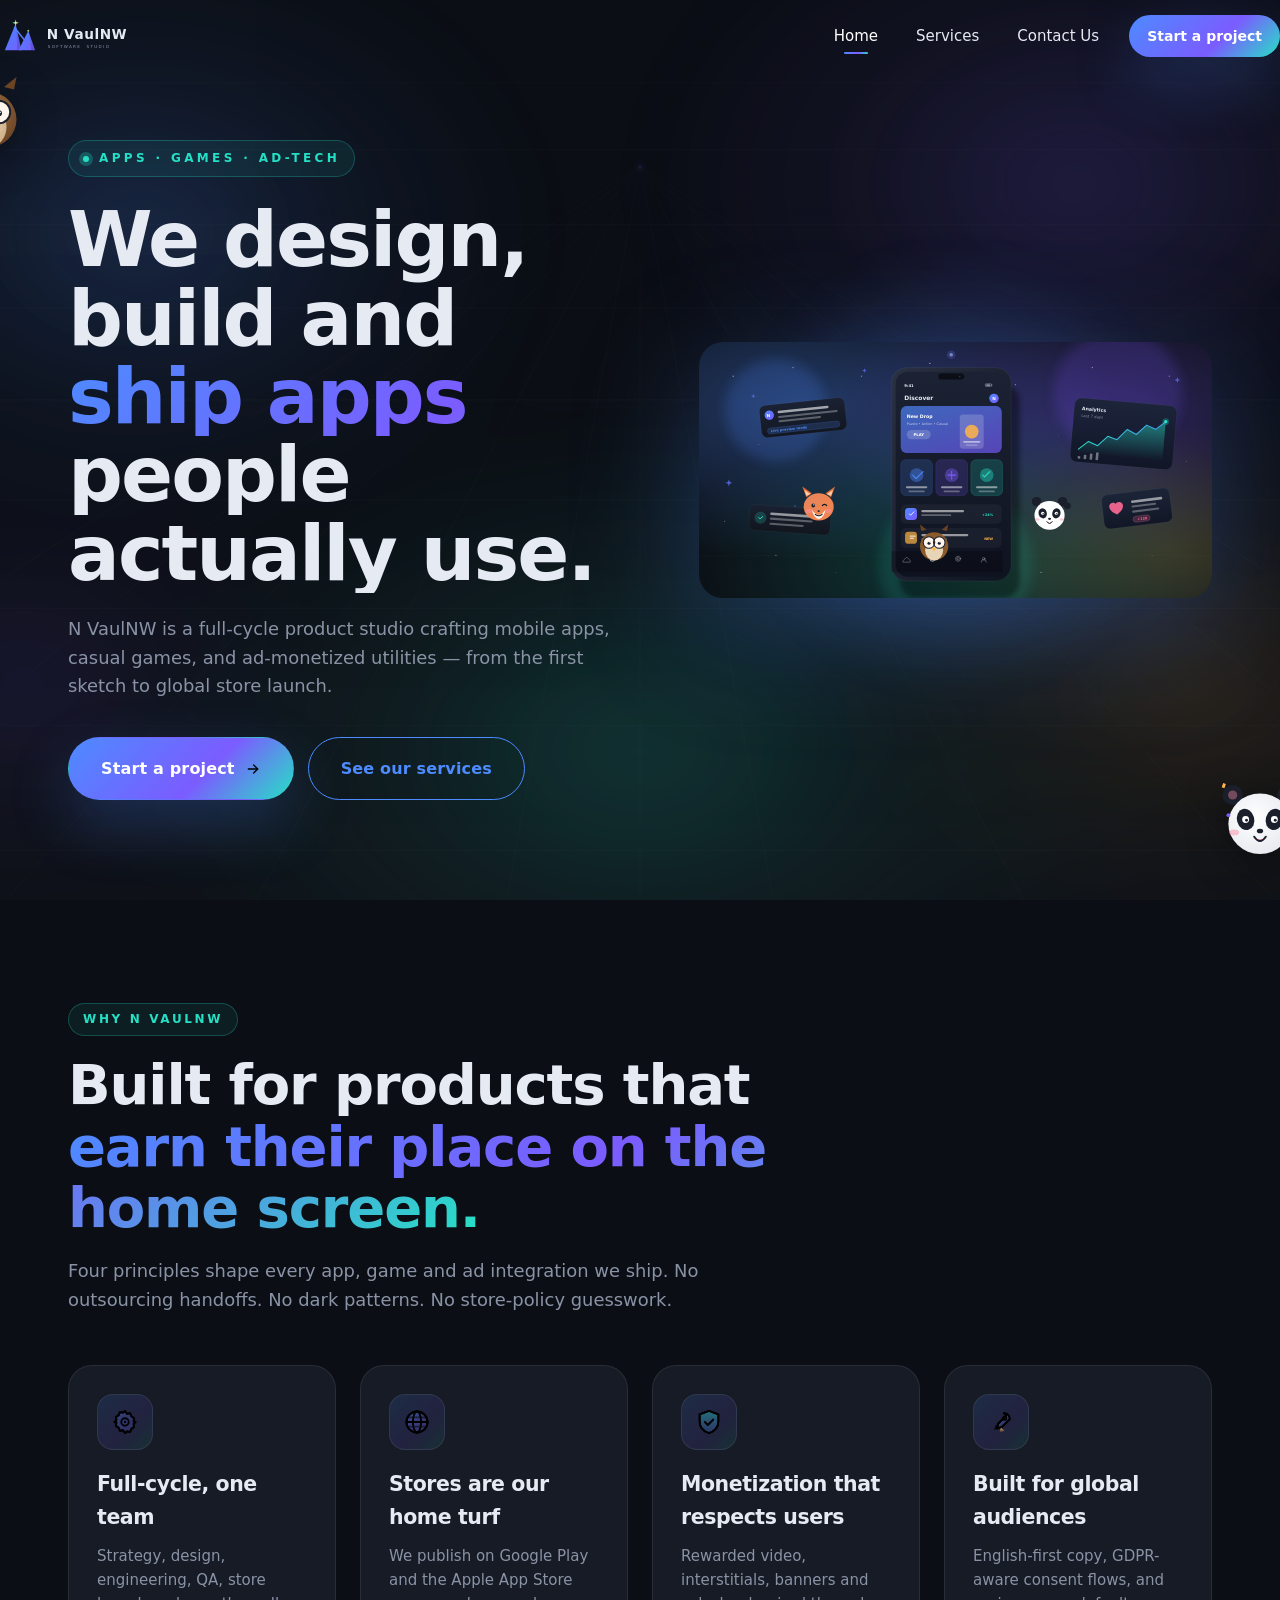
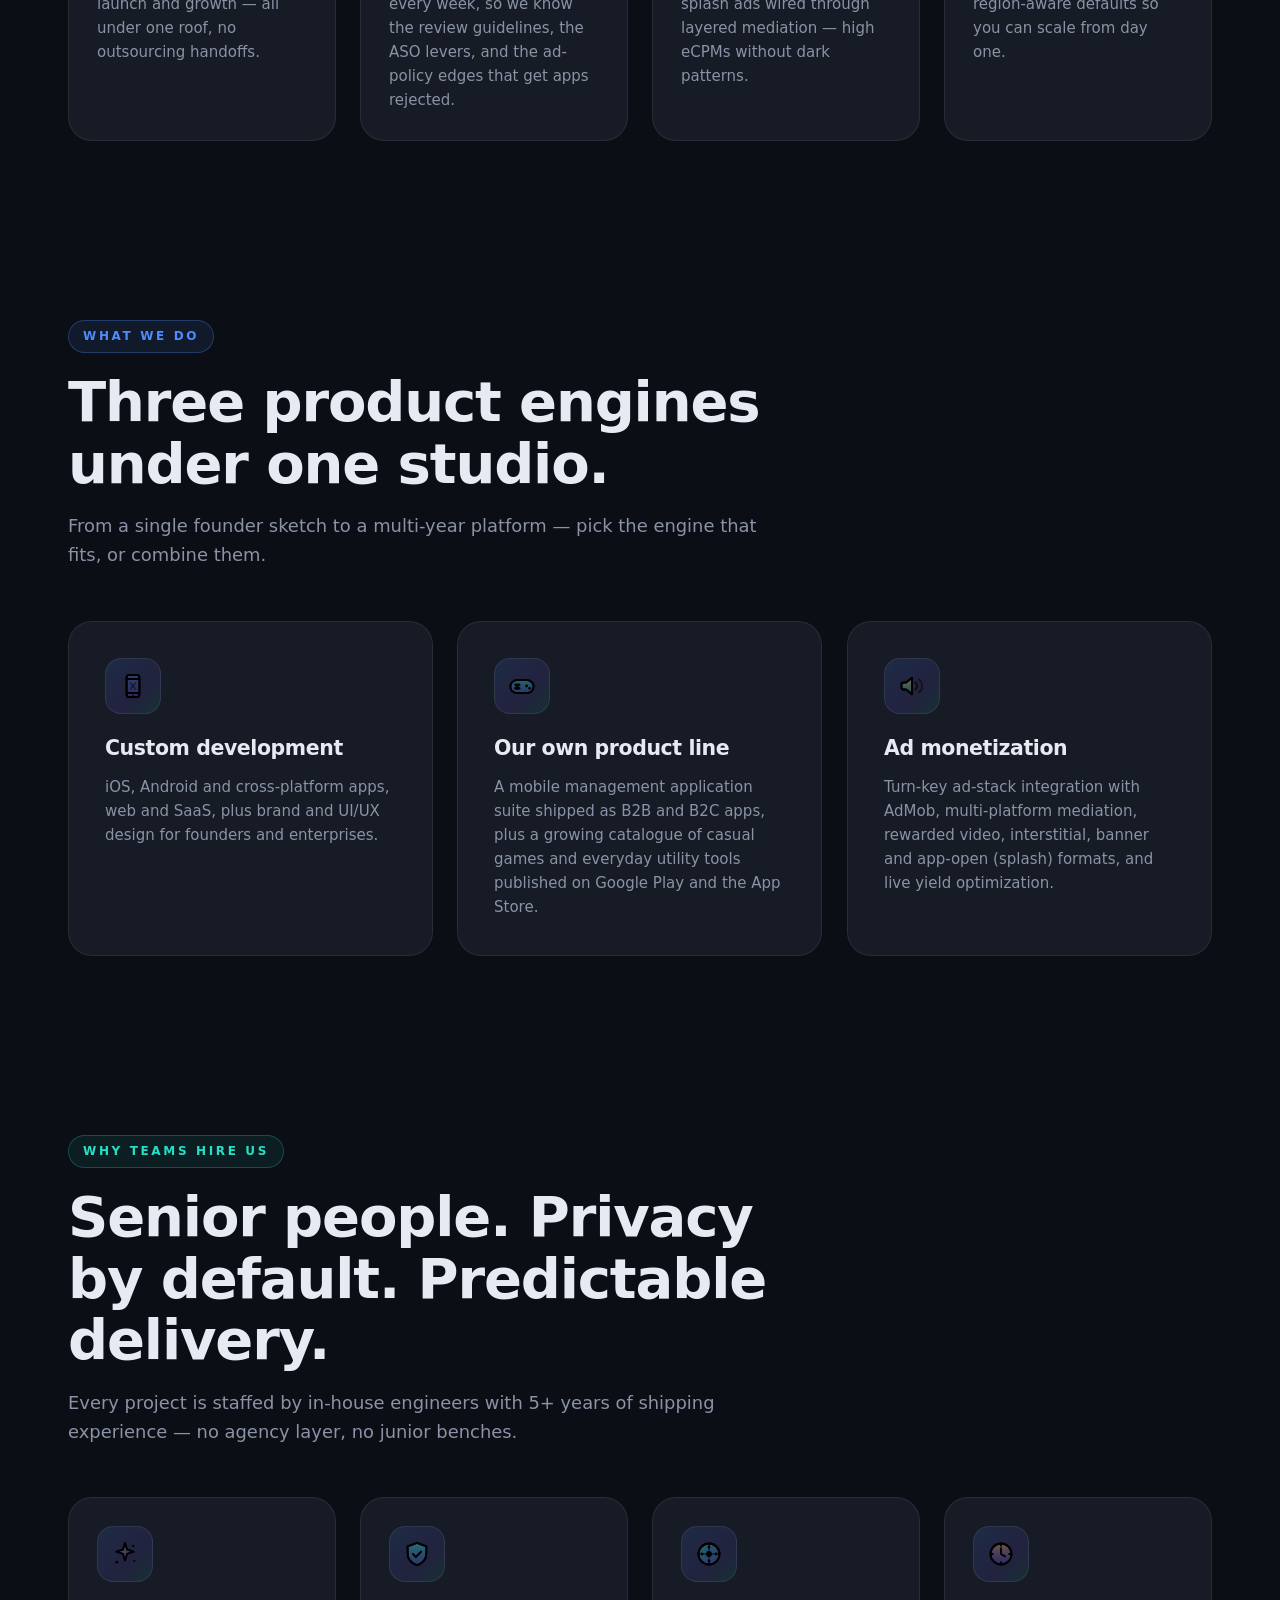
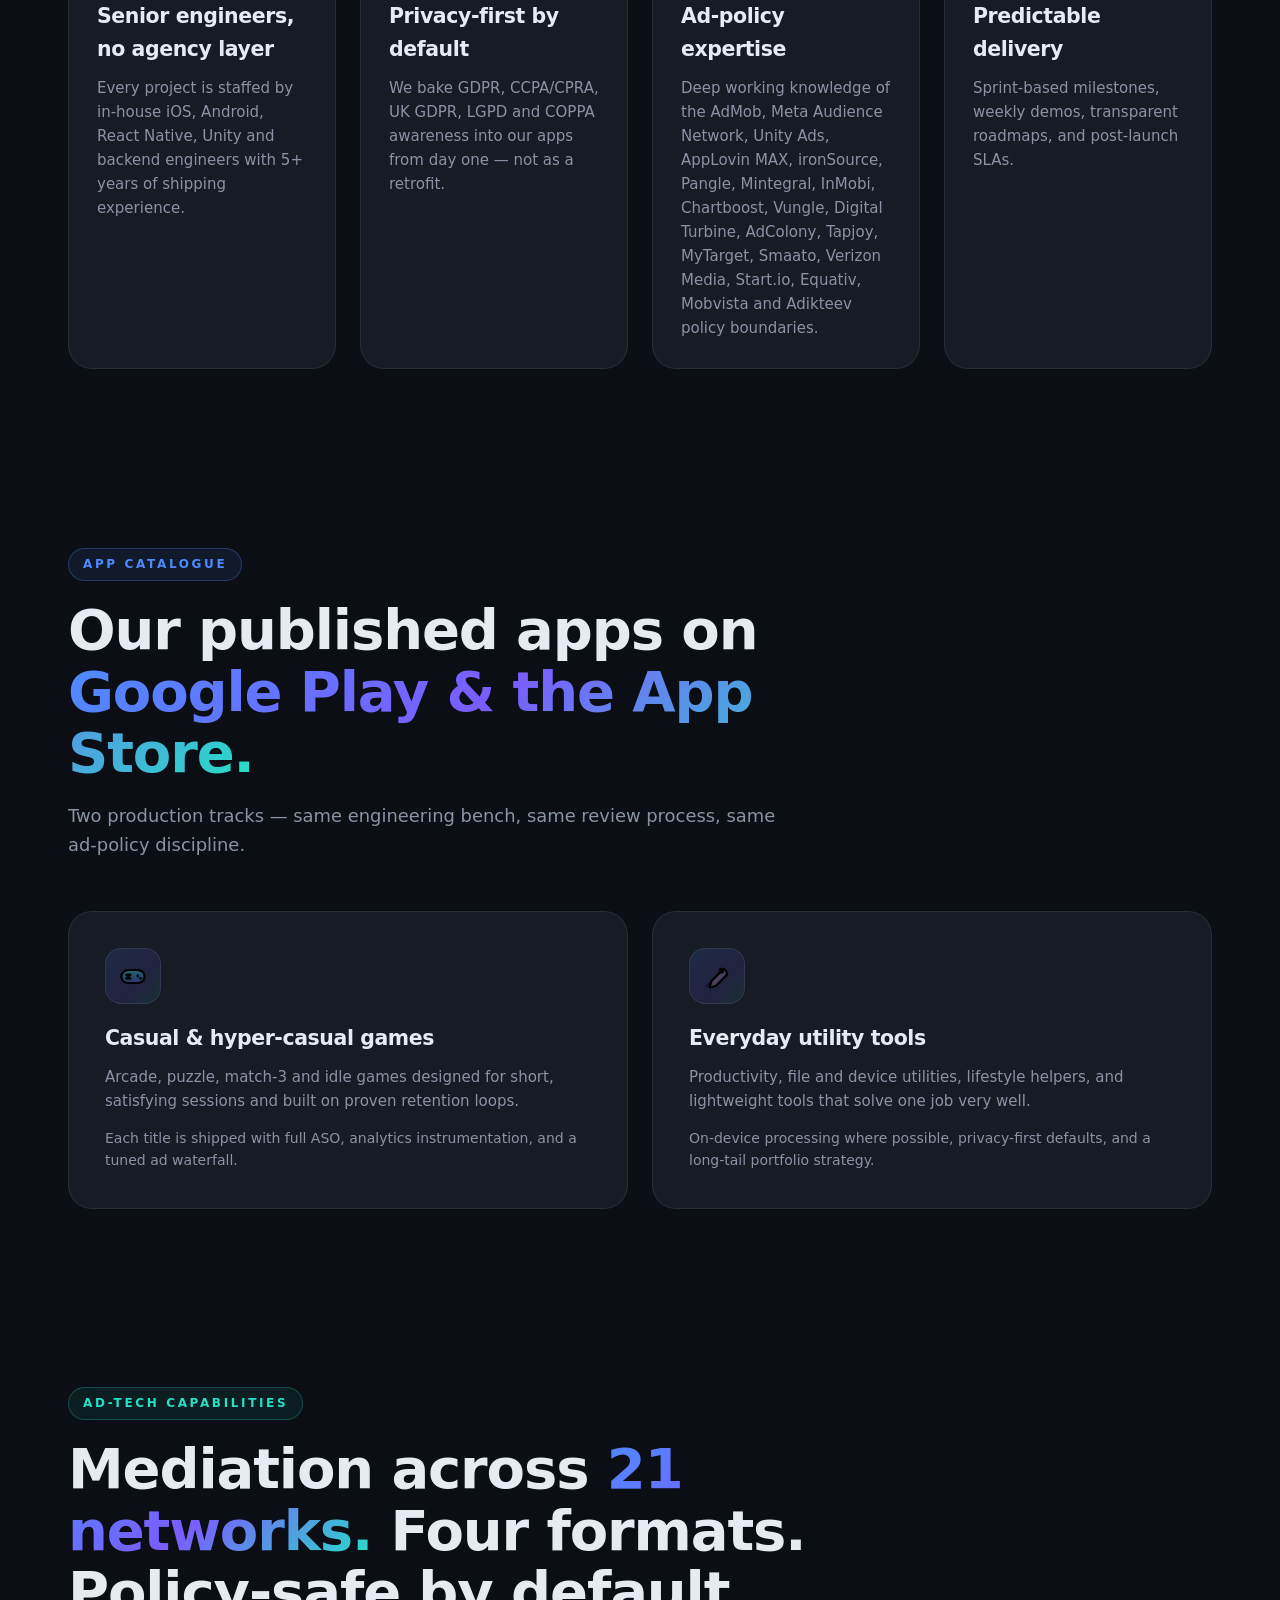
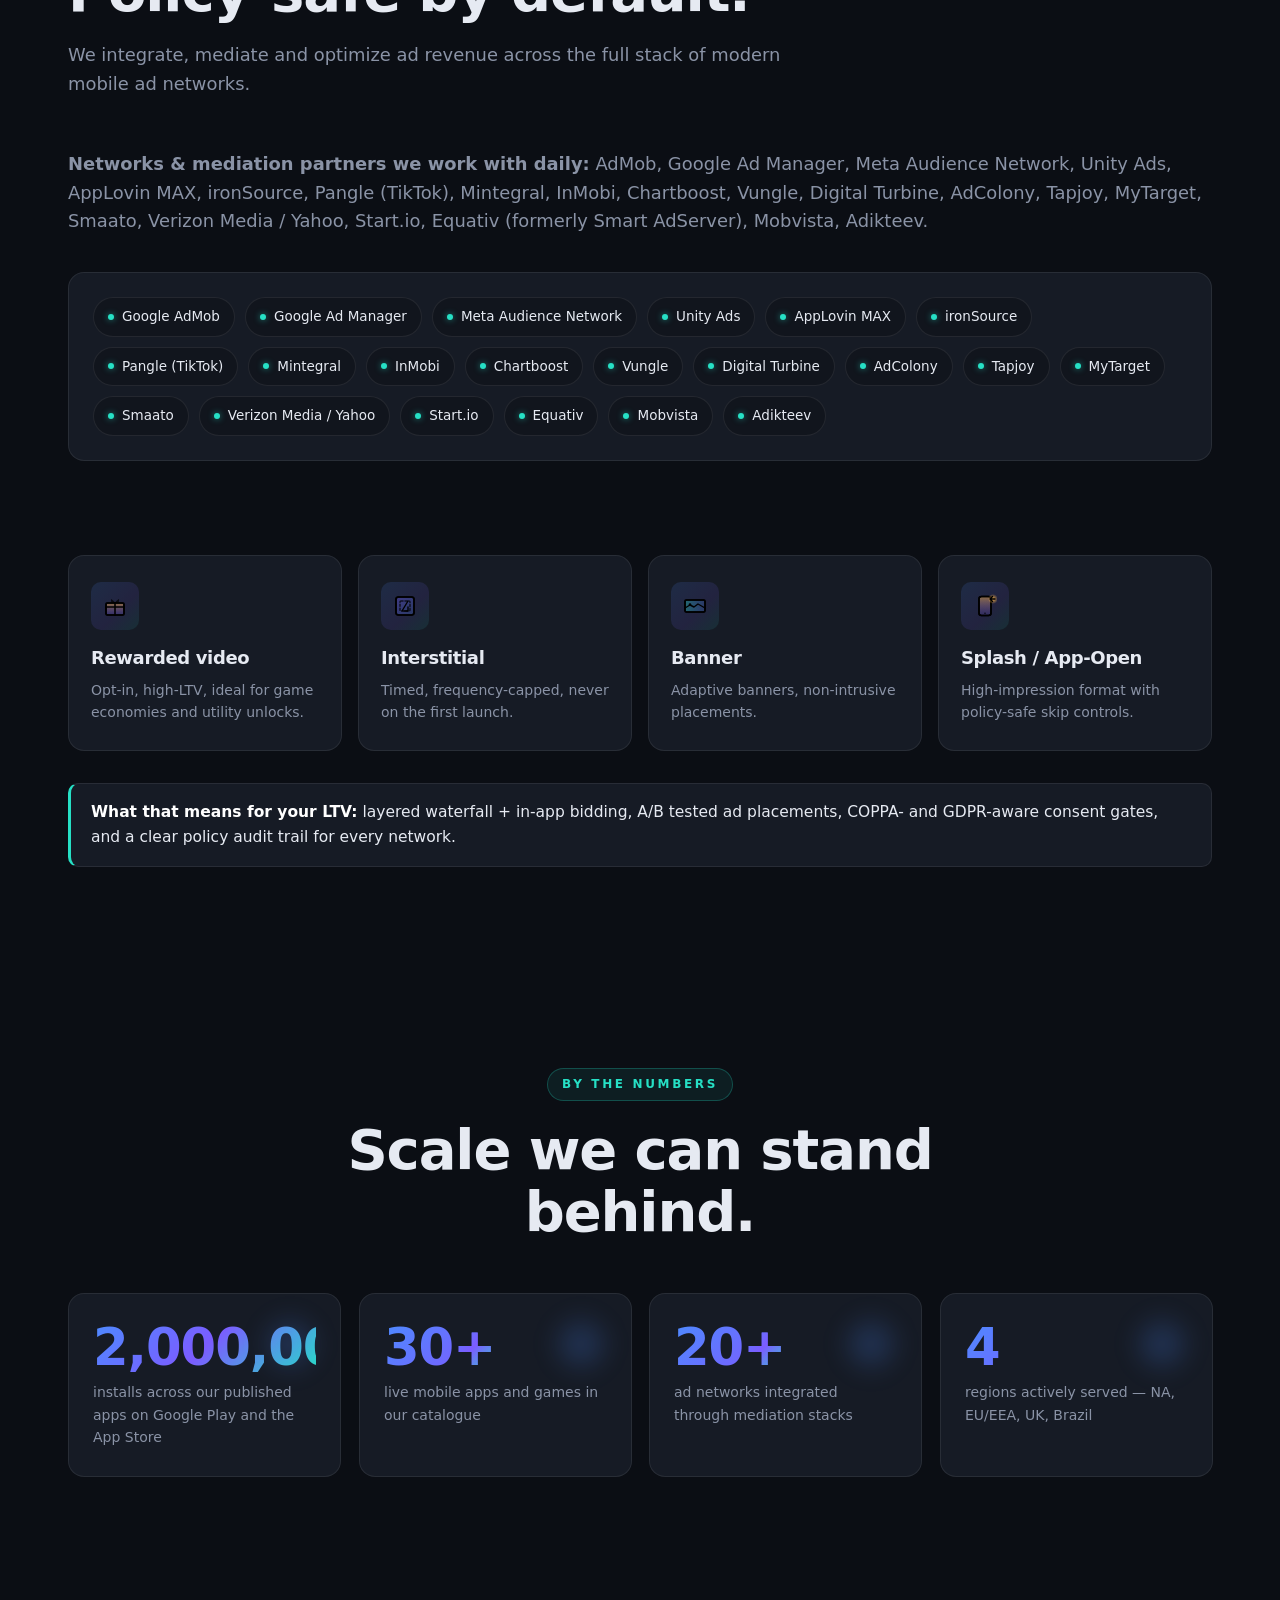
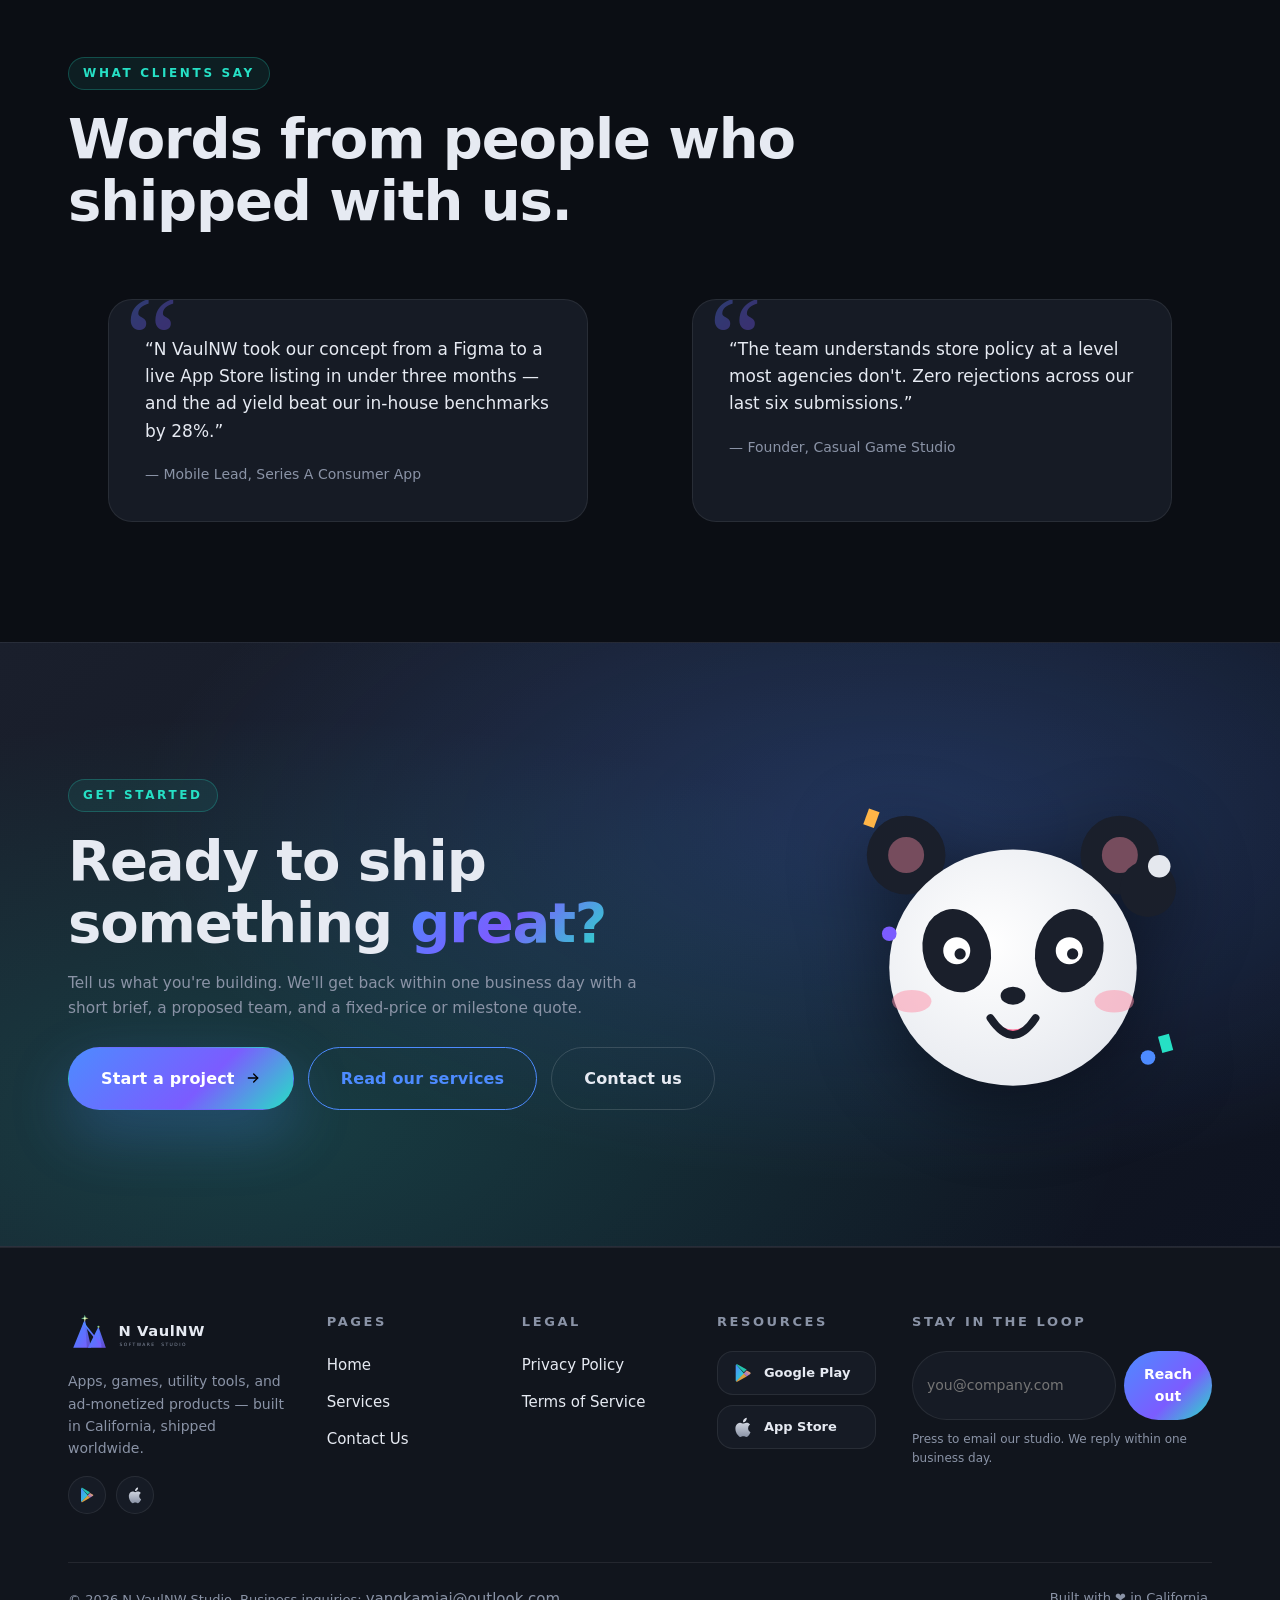
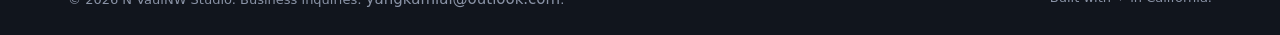
<file: index.html>
<!doctype html>
<html lang="en">
<head>
<meta charset="utf-8">
<title>N VaulNW</title>
<meta name="viewport" content="width=device-width, initial-scale=1">
<meta name="description" content="N VaulNW is a global product studio building mobile apps, casual games, utility tools, and ad-monetized products for Google Play and the App Store.">
<link rel="canonical" href="https://nvaulnw.com/home/">
<meta name="theme-color" content="#0B0E14">
<meta http-equiv="refresh" content="0; url=/home/">
<link rel="icon" type="image/svg+xml" href="/favicon.svg">
<link rel="stylesheet" href="/css/main.css">
</head>
<body>
<script>location.replace('/home/');</script>
<noscript><a href="/home/">Continue to N VaulNW</a></noscript>
</body>
</html>
</file>
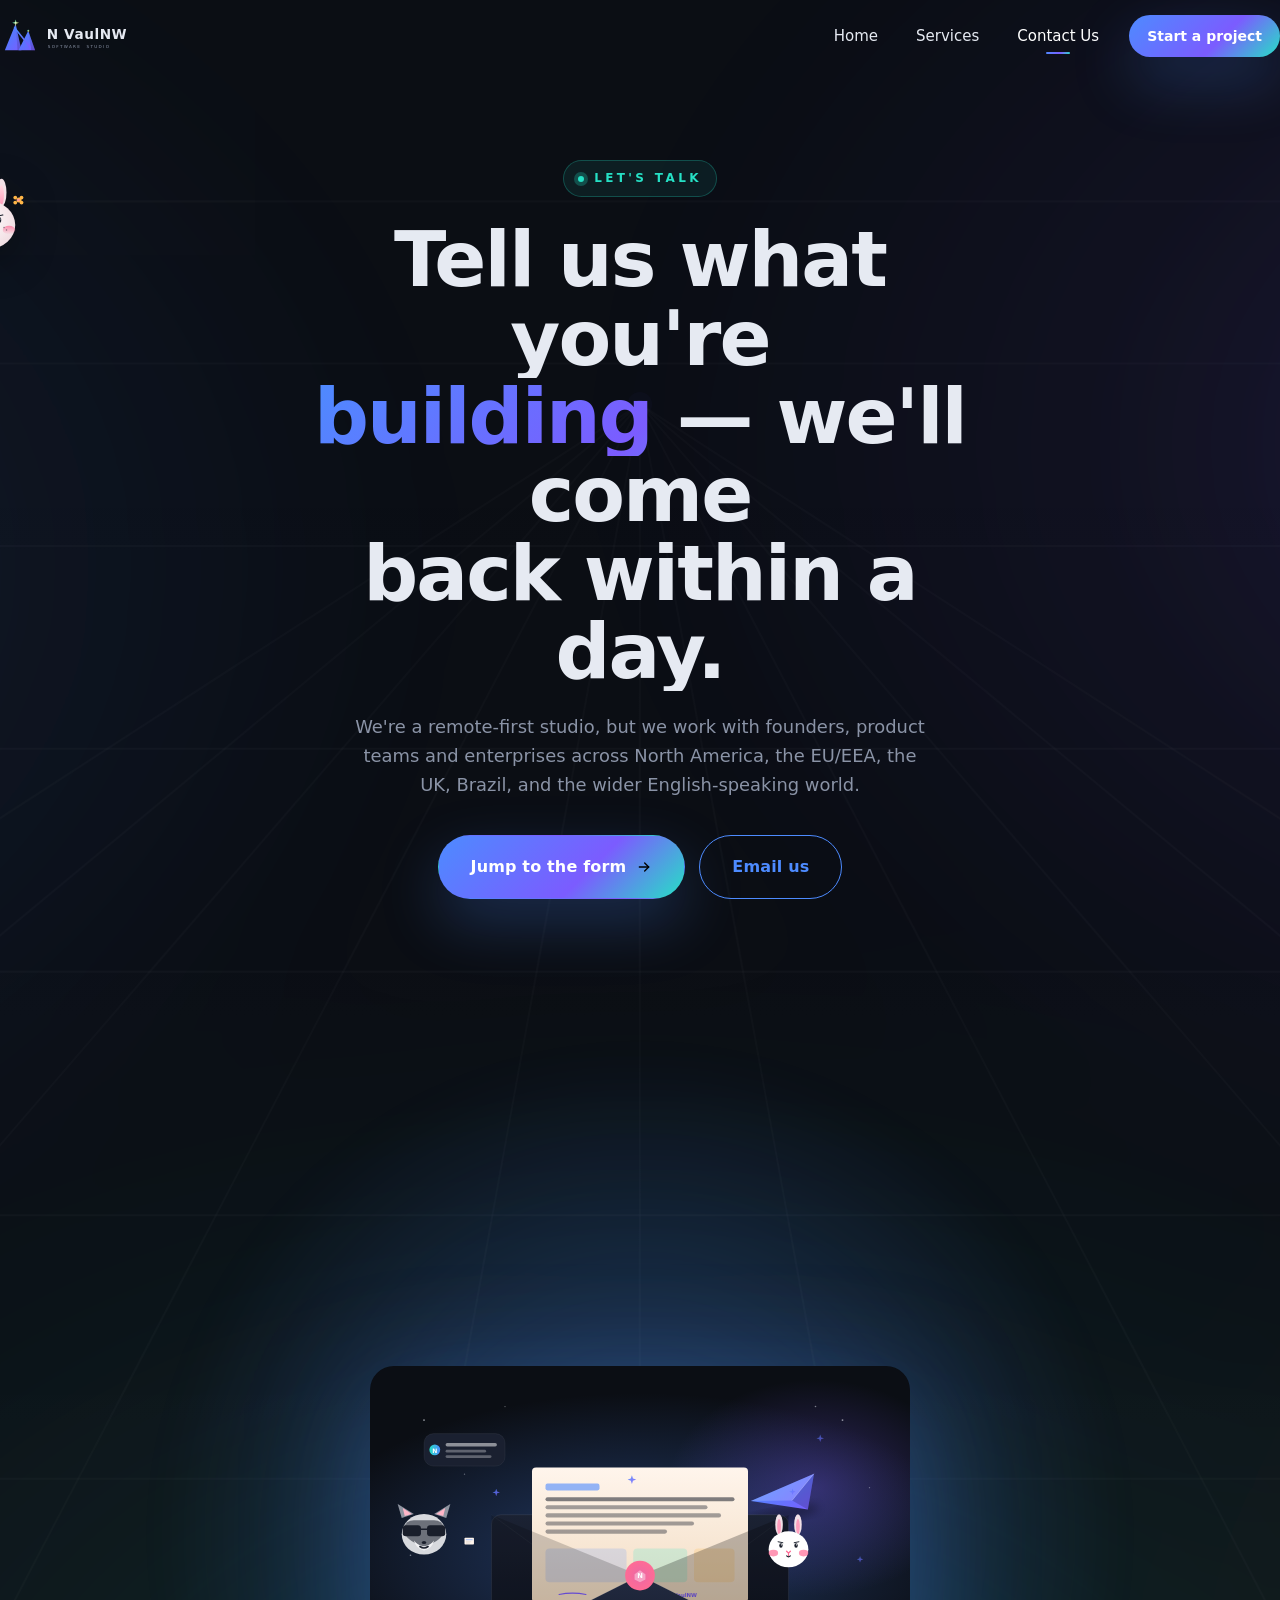
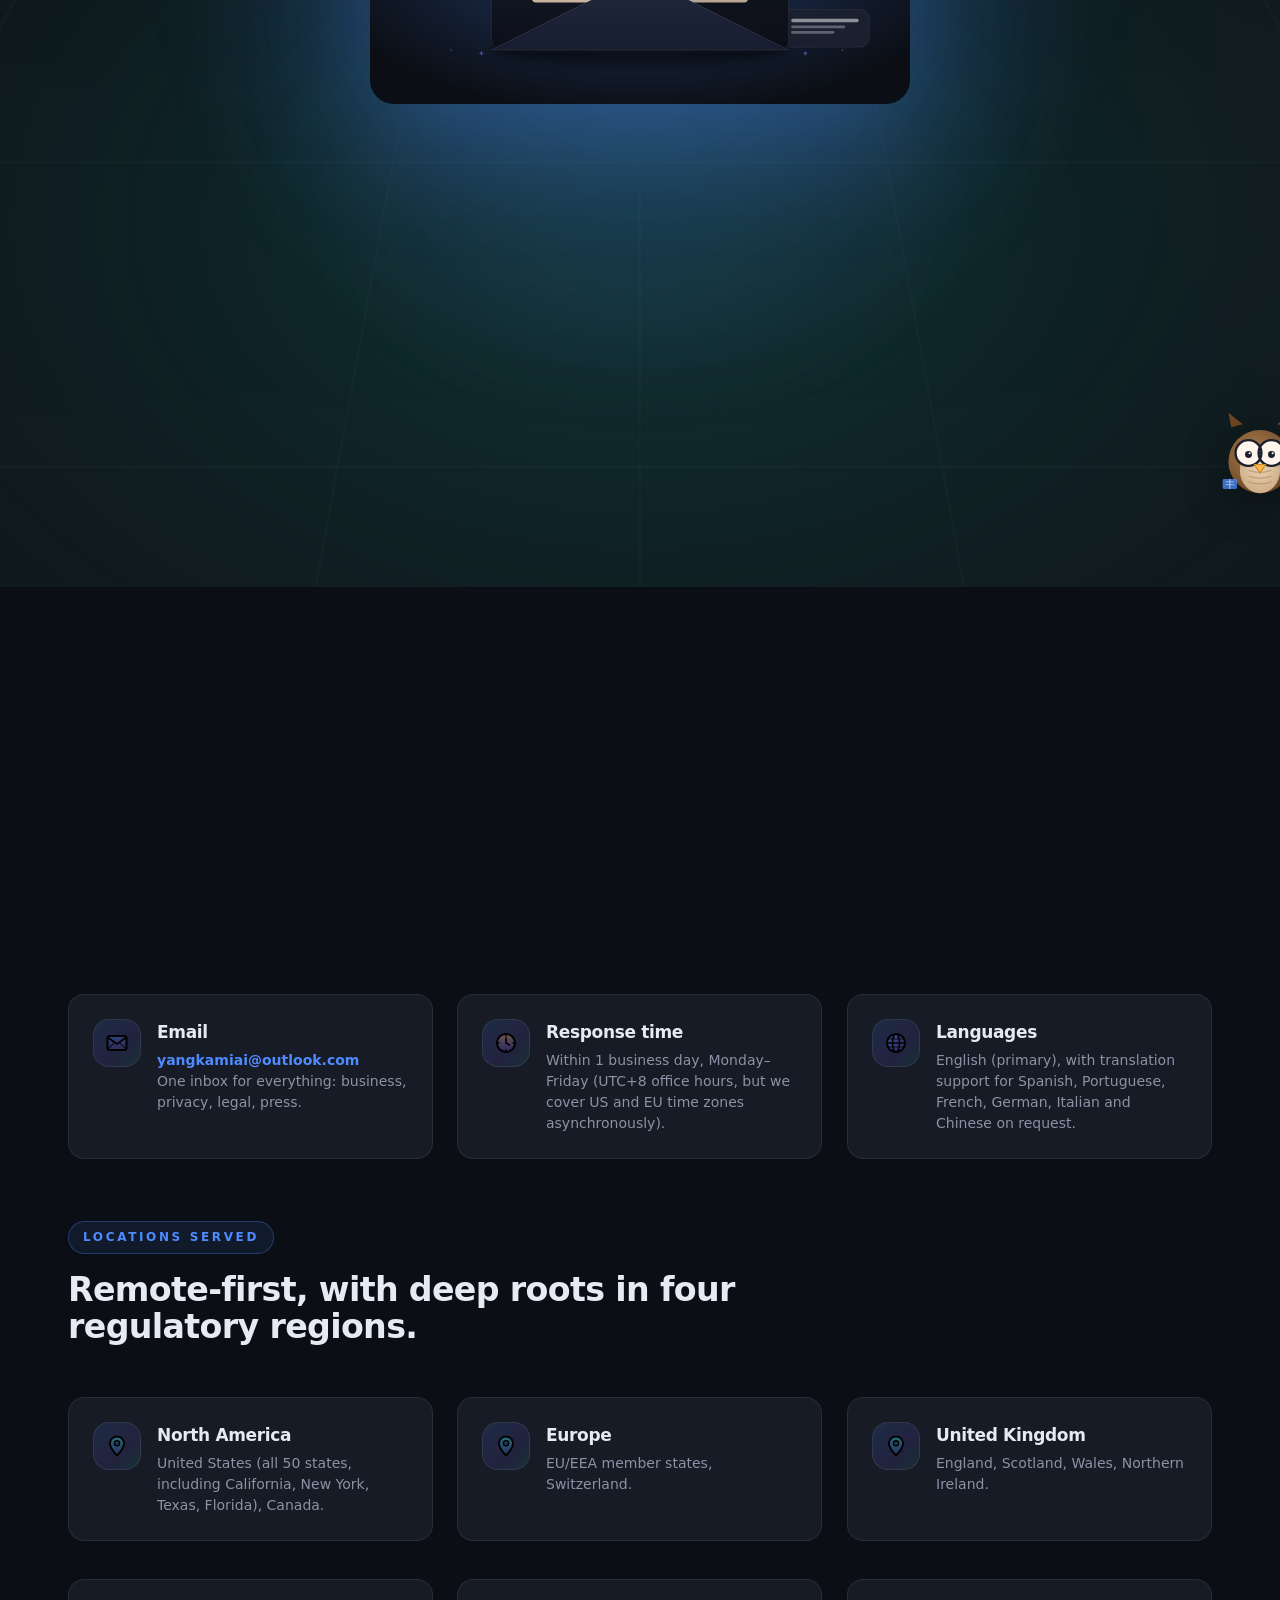
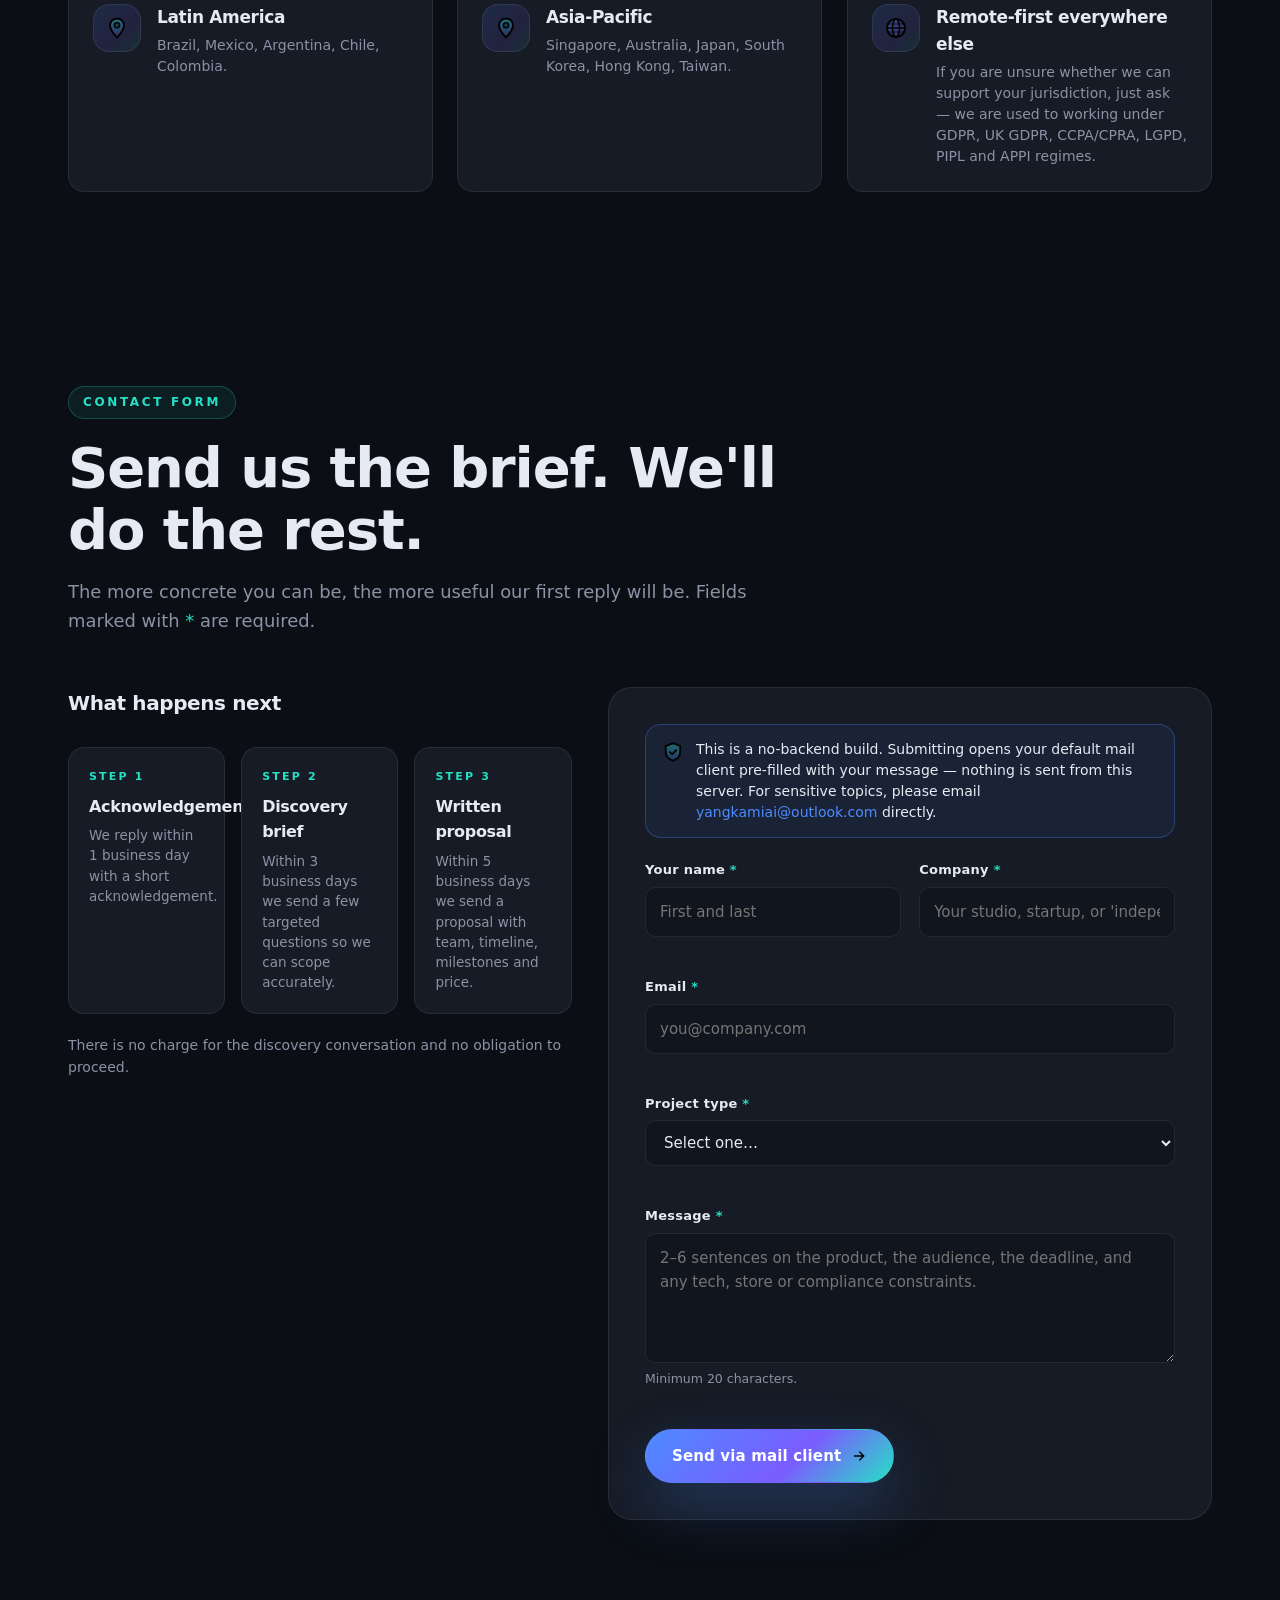
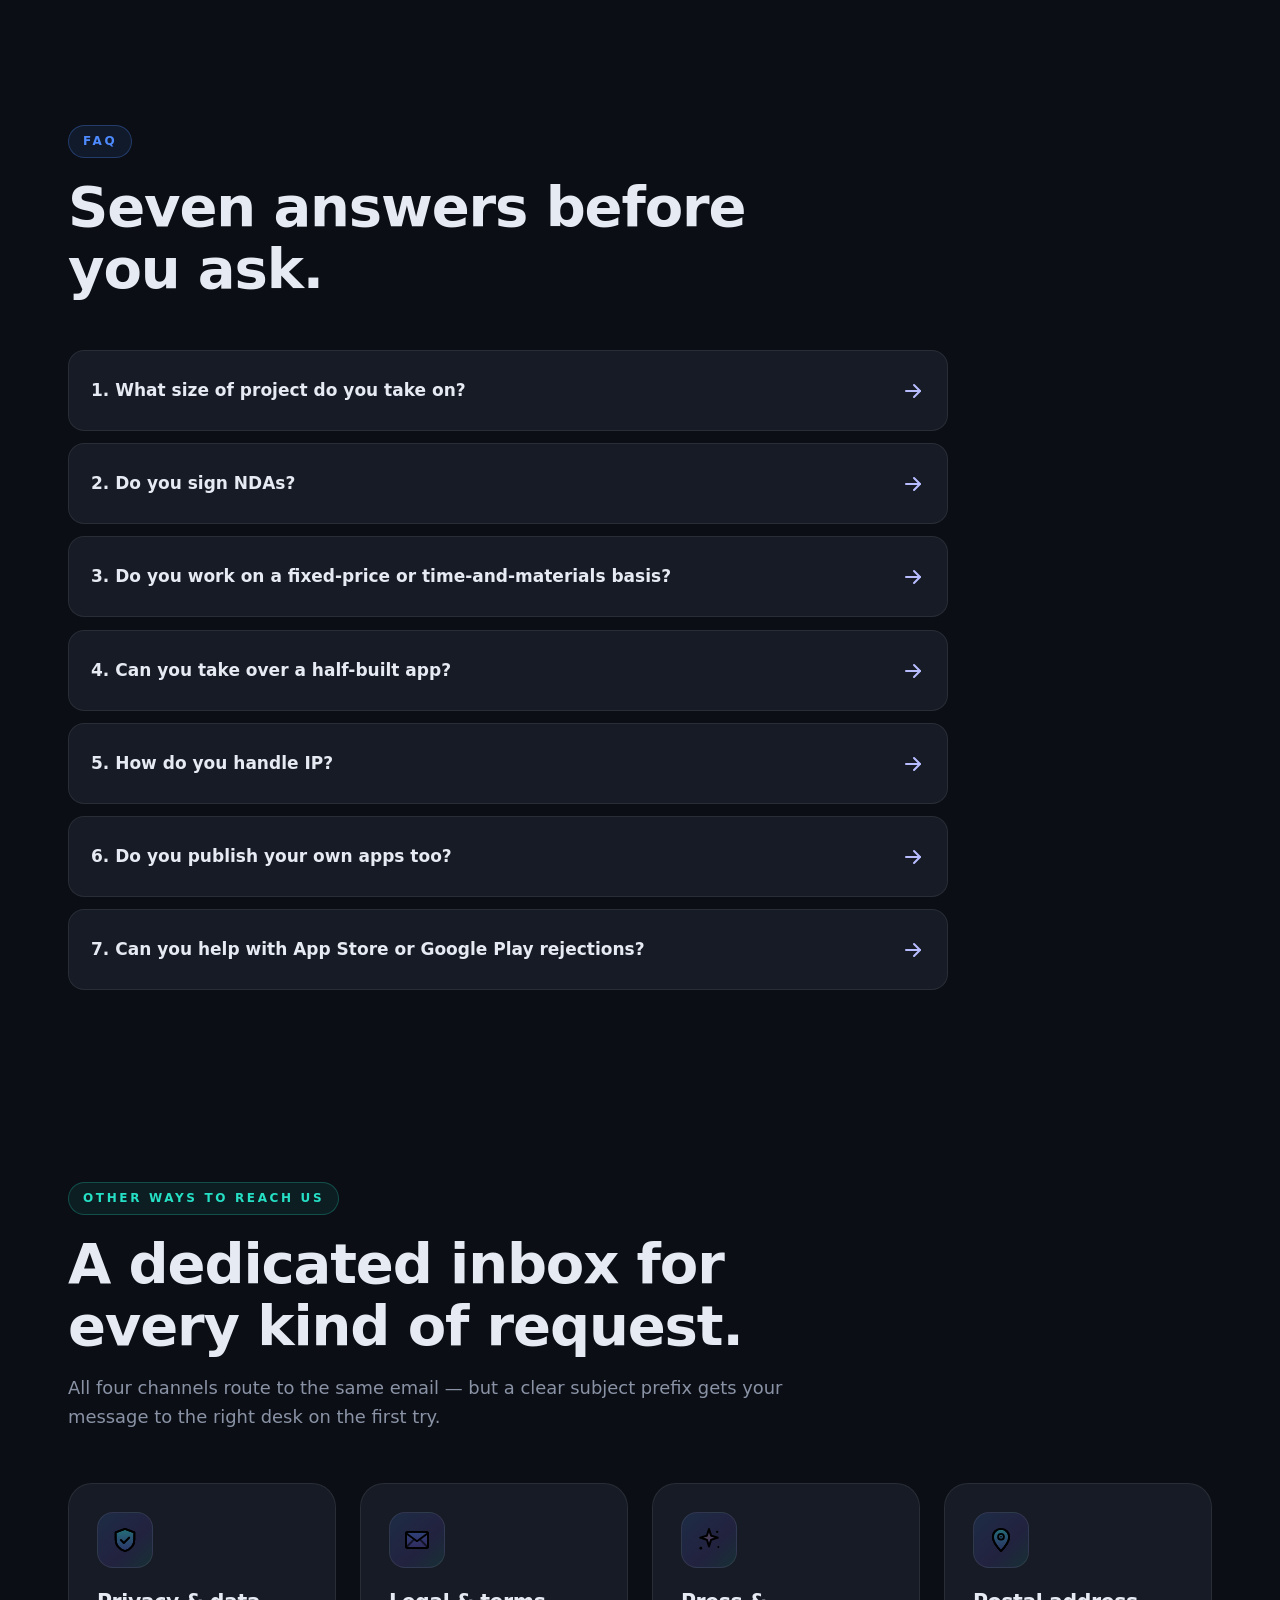
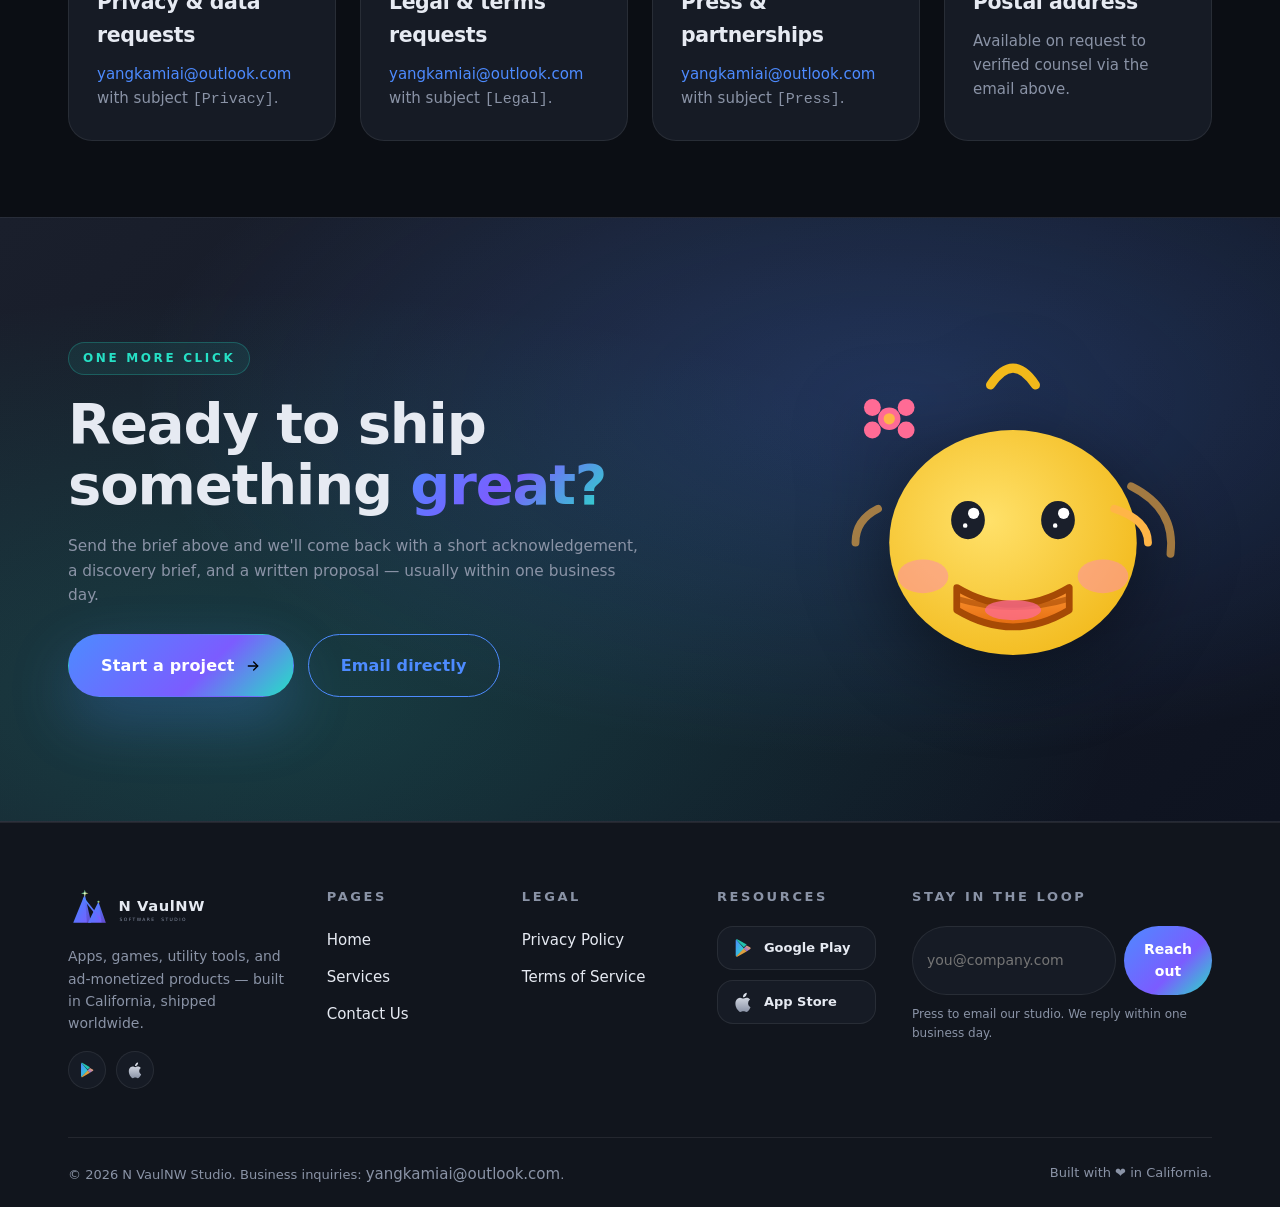
<file: contact/index.html>
<!doctype html>
<html lang="en">
<head>
<meta charset="utf-8">
<title>Contact Us — N VaulNW Studio</title>
<meta name="viewport" content="width=device-width, initial-scale=1">
<meta name="description" content="Get in touch with N VaulNW for mobile app development, game publishing, ad monetization, and our management app suite. We respond within one business day.">
<meta name="theme-color" content="#0B0E14">
<link rel="canonical" href="https://nvaulnw.com/contact/">
<meta name="robots" content="index, follow">
<link rel="icon" type="image/svg+xml" href="../favicon.svg">
<meta property="og:type" content="website">
<meta property="og:site_name" content="N VaulNW Studio">
<meta property="og:title" content="Contact Us — N VaulNW Studio">
<meta property="og:description" content="Get in touch with N VaulNW for mobile app development, game publishing, ad monetization, and our management app suite.">
<meta property="og:url" content="https://nvaulnw.com/contact/">
<meta property="og:image" content="https://nvaulnw.com/images/hero/contact-illustration.svg">
<meta name="twitter:card" content="summary_large_image">
<meta name="twitter:title" content="Contact Us — N VaulNW Studio">
<meta name="twitter:description" content="Get in touch with N VaulNW. We respond within one business day.">
<meta name="twitter:image" content="https://nvaulnw.com/images/hero/contact-illustration.svg">
<meta name="keywords" content="contact N VaulNW, hire app studio, mobile app development inquiry, ad monetization consulting, app publishing partner">
<link rel="stylesheet" href="../css/main.css">
<link rel="stylesheet" href="../css/animations.css">
<link rel="stylesheet" href="../css/responsive.css">
</head>
<body>

<a class="skip-link" href="#main">Skip to content</a>

<header class="topbar" role="banner">
  <div class="topbar__inner">
    <a class="brand" href="/home/" aria-label="N VaulNW — Home">
      <img src="../images/logo.svg" alt="N VaulNW studio" class="brand__logo" width="156" height="39">
    </a>
    <nav class="topnav" aria-label="Primary">
      <ul>
        <li><a href="/home/">Home</a></li>
        <li><a href="/services/">Services</a></li>
        <li><a href="/contact/">Contact Us</a></li>
        <li><a class="nav-cta" href="/contact/">Start a project</a></li>
      </ul>
    </nav>
    <button class="menu-toggle" type="button" aria-expanded="false" aria-controls="mobile-nav" aria-label="Open menu">
      <img src="../images/icons/icon-menu.svg" alt="" width="24" height="24">
    </button>
  </div>
</header>

<main id="main">

  <!-- ============== HERO ============== -->
  <section class="hero hero--compact" aria-labelledby="page-title">
    <div class="bg-layer bg-layer--grid" aria-hidden="true"><img src="../images/bg/bg-grid.svg" alt=""></div>
    <div class="bg-layer bg-layer--orbs" aria-hidden="true"><img src="../images/bg/bg-orbs.svg" alt=""></div>
    <div class="hero__mascots" aria-hidden="true">
      <img class="hero__mascot hero__mascot--1" src="../images/animals/bunny-shy.svg" alt="">
      <img class="hero__mascot hero__mascot--2" src="../images/animals/owl-wise.svg" alt="">
    </div>
    <div class="container hero__inner">
      <div class="hero__copy">
        <span class="hero__eyebrow"><span class="dot" aria-hidden="true"></span>Let's talk</span>
        <h1 id="page-title">
          <span class="line"><span>Tell us what you're</span></span>
          <span class="line"><span><span class="accent">building</span> — we'll come</span></span>
          <span class="line"><span>back within a day.</span></span>
        </h1>
        <p class="hero__sub">We're a remote-first studio, but we work with founders, product teams and enterprises across North America, the EU/EEA, the UK, Brazil, and the wider English-speaking world.</p>
        <div class="hero__ctas">
          <a class="btn btn-primary btn--lg" href="#contact-form">
            <span>Jump to the form</span>
            <img class="btn__arrow" src="../images/icons/icon-arrow-right.svg" alt="">
          </a>
          <a class="btn btn-secondary btn--lg" href="mailto:yangkamiai@outlook.com">Email us</a>
        </div>
      </div>
      <div class="hero__visual">
        <span class="glow" aria-hidden="true"></span>
        <img class="illust" src="../images/hero/contact-illustration.svg" alt="An illustration of a mailbox, message envelopes, and a friendly mascot representing contact with N VaulNW">
      </div>
    </div>
  </section>

  <!-- ============== SUPPORT + LOCATIONS ============== -->
  <section class="section section--tight" aria-labelledby="support-title">
    <div class="container">
      <div class="section__head reveal">
        <span class="section__eyebrow">Business support</span>
        <h2 class="section__title" id="support-title">One inbox. One business day. Worldwide.</h2>
        <p class="section__lede">For sensitive requests (data subject access, account deletion, privacy and legal correspondence) please use the same email with the subject line prefixed <code>[Privacy]</code>, <code>[Legal]</code> or <code>[DPA]</code> so we can route it to the right desk.</p>
      </div>

      <div class="grid grid--3 reveal-stagger" style="margin-bottom: 36px;">
        <article class="contact-card">
          <span class="contact-card__icon"><img src="../images/icons/icon-mail.svg" alt=""></span>
          <div>
            <h3>Email</h3>
            <p><a href="mailto:yangkamiai@outlook.com">yangkamiai@outlook.com</a></p>
            <p>One inbox for everything: business, privacy, legal, press.</p>
          </div>
        </article>
        <article class="contact-card">
          <span class="contact-card__icon"><img src="../images/icons/icon-clock.svg" alt=""></span>
          <div>
            <h3>Response time</h3>
            <p>Within 1 business day, Monday–Friday (UTC+8 office hours, but we cover US and EU time zones asynchronously).</p>
          </div>
        </article>
        <article class="contact-card">
          <span class="contact-card__icon"><img src="../images/icons/icon-globe.svg" alt=""></span>
          <div>
            <h3>Languages</h3>
            <p>English (primary), with translation support for Spanish, Portuguese, French, German, Italian and Chinese on request.</p>
          </div>
        </article>
      </div>

      <div class="section__head reveal" style="margin-top: 48px;">
        <span class="section__eyebrow section__eyebrow--brand">Locations served</span>
        <h3 class="section__title" style="font-size: clamp(24px, 2.6vw, 36px);">Remote-first, with deep roots in four regulatory regions.</h3>
      </div>

      <div class="grid grid--3 reveal-stagger" style="margin-top: 24px;">
        <article class="contact-card">
          <span class="contact-card__icon"><img src="../images/icons/icon-location.svg" alt=""></span>
          <div>
            <h3>North America</h3>
            <p>United States (all 50 states, including California, New York, Texas, Florida), Canada.</p>
          </div>
        </article>
        <article class="contact-card">
          <span class="contact-card__icon"><img src="../images/icons/icon-location.svg" alt=""></span>
          <div>
            <h3>Europe</h3>
            <p>EU/EEA member states, Switzerland.</p>
          </div>
        </article>
        <article class="contact-card">
          <span class="contact-card__icon"><img src="../images/icons/icon-location.svg" alt=""></span>
          <div>
            <h3>United Kingdom</h3>
            <p>England, Scotland, Wales, Northern Ireland.</p>
          </div>
        </article>
        <article class="contact-card">
          <span class="contact-card__icon"><img src="../images/icons/icon-location.svg" alt=""></span>
          <div>
            <h3>Latin America</h3>
            <p>Brazil, Mexico, Argentina, Chile, Colombia.</p>
          </div>
        </article>
        <article class="contact-card">
          <span class="contact-card__icon"><img src="../images/icons/icon-location.svg" alt=""></span>
          <div>
            <h3>Asia-Pacific</h3>
            <p>Singapore, Australia, Japan, South Korea, Hong Kong, Taiwan.</p>
          </div>
        </article>
        <article class="contact-card">
          <span class="contact-card__icon"><img src="../images/icons/icon-globe.svg" alt=""></span>
          <div>
            <h3>Remote-first everywhere else</h3>
            <p>If you are unsure whether we can support your jurisdiction, just ask — we are used to working under GDPR, UK GDPR, CCPA/CPRA, LGPD, PIPL and APPI regimes.</p>
          </div>
        </article>
      </div>
    </div>
  </section>

  <!-- ============== CONTACT FORM ============== -->
  <section class="section" id="contact-form" aria-labelledby="form-title">
    <div class="container">
      <div class="section__head reveal">
        <span class="section__eyebrow">Contact form</span>
        <h2 class="section__title" id="form-title">Send us the brief. We'll do the rest.</h2>
        <p class="section__lede">The more concrete you can be, the more useful our first reply will be. Fields marked with <span style="color: var(--brand-3);">*</span> are required.</p>
      </div>

      <div class="contact-grid">
        <div class="reveal">
          <h3 style="font-size: 20px; margin-bottom: 16px;">What happens next</h3>
          <div class="steps">
            <div class="step">
              <div class="step__num">Step 1</div>
              <h4>Acknowledgement</h4>
              <p>We reply within 1 business day with a short acknowledgement.</p>
            </div>
            <div class="step">
              <div class="step__num">Step 2</div>
              <h4>Discovery brief</h4>
              <p>Within 3 business days we send a few targeted questions so we can scope accurately.</p>
            </div>
            <div class="step">
              <div class="step__num">Step 3</div>
              <h4>Written proposal</h4>
              <p>Within 5 business days we send a proposal with team, timeline, milestones and price.</p>
            </div>
          </div>
          <p style="color: var(--ink-mute); font-size: 14px; margin-top: 20px;">There is no charge for the discovery conversation and no obligation to proceed.</p>
        </div>

        <form class="form reveal" data-form action="mailto:yangkamiai@outlook.com?subject=Project%20inquiry%20%E2%80%94%20N%20VaulNW" method="post" enctype="text/plain" novalidate>
          <div class="form__notice">
            <img src="../images/icons/icon-shield.svg" alt="">
            <p>This is a no-backend build. Submitting opens your default mail client pre-filled with your message — nothing is sent from this server. For sensitive topics, please email <a href="mailto:yangkamiai@outlook.com">yangkamiai@outlook.com</a> directly.</p>
          </div>

          <div class="field--row field" style="display: grid; grid-template-columns: 1fr 1fr; gap: 18px; margin-bottom: 0;">
            <div class="field">
              <label for="f-name">Your name <span class="req">*</span></label>
              <input id="f-name" name="name" type="text" required minlength="2" autocomplete="name" placeholder="First and last">
              <span class="field__error" aria-live="polite"></span>
            </div>
            <div class="field">
              <label for="f-company">Company <span class="req">*</span></label>
              <input id="f-company" name="company" type="text" required autocomplete="organization" placeholder="Your studio, startup, or 'independent'">
              <span class="field__error" aria-live="polite"></span>
            </div>
          </div>

          <div class="field">
            <label for="f-email">Email <span class="req">*</span></label>
            <input id="f-email" name="email" type="email" required autocomplete="email" placeholder="you@company.com">
            <span class="field__error" aria-live="polite"></span>
          </div>

          <div class="field">
            <label for="f-type">Project type <span class="req">*</span></label>
            <select id="f-type" name="project_type" required>
              <option value="">Select one…</option>
              <option>Custom mobile app (iOS / Android / cross-platform)</option>
              <option>Web or SaaS build</option>
              <option>UI/UX or brand design</option>
              <option>Mobile management app suite (our product line)</option>
              <option>Game publishing on Google Play or App Store</option>
              <option>Utility app publishing</option>
              <option>Ad monetization or mediation setup</option>
              <option>ASO and store-listing work</option>
              <option>Analytics and growth</option>
              <option>Other (I'll explain in the message)</option>
            </select>
            <span class="field__error" aria-live="polite"></span>
          </div>

          <div class="field">
            <label for="f-msg">Message <span class="req">*</span></label>
            <textarea id="f-msg" name="message" required minlength="20" placeholder="2–6 sentences on the product, the audience, the deadline, and any tech, store or compliance constraints."></textarea>
            <span class="field__hint">Minimum 20 characters.</span>
            <span class="field__error" aria-live="polite"></span>
          </div>

          <div class="form__actions">
            <button type="submit" class="btn btn-primary">
              <span>Send via mail client</span>
              <img class="btn__arrow" src="../images/icons/icon-arrow-right.svg" alt="">
            </button>
            <p class="form__status" role="status" aria-live="polite"></p>
          </div>
        </form>
      </div>
    </div>
  </section>

  <!-- ============== FAQ ============== -->
  <section class="section" aria-labelledby="faq-title">
    <div class="container">
      <div class="section__head reveal">
        <span class="section__eyebrow section__eyebrow--brand">FAQ</span>
        <h2 class="section__title" id="faq-title">Seven answers before you ask.</h2>
      </div>

      <div class="reveal-stagger" style="max-width: 880px;">
        <details class="faq">
          <summary>1. What size of project do you take on?</summary>
          <div class="faq__body">Anything from a 4-week MVP to multi-year platform engagements. Our sweet spot is a 3–6 month build of a single mobile product, or a longer-term publishing portfolio.</div>
        </details>
        <details class="faq">
          <summary>2. Do you sign NDAs?</summary>
          <div class="faq__body">Yes. We are happy to sign your mutual NDA before we receive any confidential information, and we can also send our standard one-way NDA for inbound enquiries.</div>
        </details>
        <details class="faq">
          <summary>3. Do you work on a fixed-price or time-and-materials basis?</summary>
          <div class="faq__body">Both, depending on what the project needs. Fixed-price works for clearly scoped MVPs and well-defined features. Time-and-materials works for ongoing product development, ad operations and live-ops work.</div>
        </details>
        <details class="faq">
          <summary>4. Can you take over a half-built app?</summary>
          <div class="faq__body">Yes. We do code and architecture audits, and we are used to stepping into codebases built in Swift, Kotlin, React Native, Flutter and Unity. We will give you a clear, honest read on what is salvageable and what needs to be rebuilt.</div>
        </details>
        <details class="faq">
          <summary>5. How do you handle IP?</summary>
          <div class="faq__body">On custom builds, all IP created for your project is assigned to you on final payment, including source code, designs and documentation. We retain the right to use anonymized techniques and patterns in our portfolio.</div>
        </details>
        <details class="faq">
          <summary>6. Do you publish your own apps too?</summary>
          <div class="faq__body">Yes. We run a catalogue of casual games and utility tools on Google Play and the App Store. This keeps our team sharp on store policy and ASO, and it means the same engineers who ship your app also ship our own.</div>
        </details>
        <details class="faq">
          <summary>7. Can you help with App Store or Google Play rejections?</summary>
          <div class="faq__body">Yes. We handle appeal letters, guideline-mapping, metadata fixes and re-submissions. We can also do a pre-submission audit on an app you already have in flight.</div>
        </details>
      </div>
    </div>
  </section>

  <!-- ============== OTHER CHANNELS ============== -->
  <section class="section section--tight" aria-labelledby="channels-title">
    <div class="container">
      <div class="section__head reveal">
        <span class="section__eyebrow">Other ways to reach us</span>
        <h2 class="section__title" id="channels-title">A dedicated inbox for every kind of request.</h2>
        <p class="section__lede">All four channels route to the same email — but a clear subject prefix gets your message to the right desk on the first try.</p>
      </div>
      <div class="grid grid--4 reveal-stagger">
        <article class="card">
          <div class="card__icon"><img src="../images/icons/icon-shield.svg" alt=""></div>
          <h3>Privacy &amp; data requests</h3>
          <p><a href="mailto:yangkamiai@outlook.com?subject=%5BPrivacy%5D">yangkamiai@outlook.com</a> with subject <code>[Privacy]</code>.</p>
        </article>
        <article class="card">
          <div class="card__icon"><img src="../images/icons/icon-mail.svg" alt=""></div>
          <h3>Legal &amp; terms requests</h3>
          <p><a href="mailto:yangkamiai@outlook.com?subject=%5BLegal%5D">yangkamiai@outlook.com</a> with subject <code>[Legal]</code>.</p>
        </article>
        <article class="card">
          <div class="card__icon"><img src="../images/icons/icon-spark.svg" alt=""></div>
          <h3>Press &amp; partnerships</h3>
          <p><a href="mailto:yangkamiai@outlook.com?subject=%5BPress%5D">yangkamiai@outlook.com</a> with subject <code>[Press]</code>.</p>
        </article>
        <article class="card">
          <div class="card__icon"><img src="../images/icons/icon-location.svg" alt=""></div>
          <h3>Postal address</h3>
          <p>Available on request to verified counsel via the email above.</p>
        </article>
      </div>
    </div>
  </section>

  <!-- ============== CTA ============== -->
  <section class="cta-band" aria-labelledby="cta-title">
    <div class="container">
      <div class="cta-band__inner">
        <div>
          <span class="section__eyebrow">One more click</span>
          <h2 id="cta-title">Ready to ship something <span class="gradient-text">great?</span></h2>
          <p>Send the brief above and we'll come back with a short acknowledgement, a discovery brief, and a written proposal — usually within one business day.</p>
          <div class="cta-band__actions">
            <a class="btn btn-primary btn--lg" href="#contact-form">
              <span>Start a project</span>
              <img class="btn__arrow" src="../images/icons/icon-arrow-right.svg" alt="">
            </a>
            <a class="btn btn-secondary btn--lg" href="mailto:yangkamiai@outlook.com">Email directly</a>
          </div>
        </div>
        <div class="cta-band__art" aria-hidden="true">
          <img src="../images/animals/duck-happy.svg" alt="">
        </div>
      </div>
    </div>
  </section>

</main>

<footer class="site-foot" role="contentinfo">
  <div class="container">
    <div class="site-foot__grid">
      <div class="brand-block">
        <a class="brand" href="/home/" aria-label="N VaulNW home">
          <img src="../images/logo.svg" alt="N VaulNW studio" class="brand__logo" width="168" height="42">
        </a>
        <p>Apps, games, utility tools, and ad-monetized products — built in California, shipped worldwide.</p>
        <div class="socials" aria-label="Social media">
          <a href="https://play.google.com/store/apps/dev?id=novac_oss" aria-label="Google Play">
            <img src="../images/icons/icon-googleplay.svg" alt="">
          </a>
          <a href="https://apps.apple.com/developer/n-vaulnw-studio" aria-label="App Store">
            <img src="../images/icons/icon-appstore.svg" alt="">
          </a>
        </div>
      </div>
      <div>
        <h4>Pages</h4>
        <ul>
          <li><a href="/home/">Home</a></li>
          <li><a href="/services/">Services</a></li>
          <li><a href="/contact/">Contact Us</a></li>
        </ul>
      </div>
      <div>
        <h4>Legal</h4>
        <ul>
          <li><a href="/privacy/">Privacy Policy</a></li>
          <li><a href="/terms/">Terms of Service</a></li>
        </ul>
      </div>
      <div>
        <h4>Resources</h4>
        <div class="store-badges">
          <a href="https://play.google.com/store/apps/dev?id=novac_oss">
            <img src="../images/icons/icon-googleplay.svg" alt=""> Google Play
          </a>
          <a href="https://apps.apple.com/developer/n-vaulnw-studio">
            <img src="../images/icons/icon-appstore.svg" alt=""> App Store
          </a>
        </div>
      </div>
      <div>
        <h4>Stay in the loop</h4>
        <form class="newsletter" onsubmit="event.preventDefault(); window.location.href='mailto:yangkamiai@outlook.com?subject=Contact%20inquiry';">
          <div class="newsletter__row">
            <input type="email" placeholder="you@company.com" aria-label="Email address" required>
            <button type="submit">Reach out</button>
          </div>
          <p class="newsletter__hint">Press to email our studio. We reply within one business day.</p>
        </form>
      </div>
    </div>
    <div class="site-foot__bottom">
      <p>© 2026 N VaulNW Studio. Business inquiries: <a href="mailto:yangkamiai@outlook.com">yangkamiai@outlook.com</a>.</p>
      <p>Built with ❤ in California.</p>
    </div>
  </div>
</footer>

<script src="../js/main.js" defer></script>
<script src="../js/animations.js" defer></script>
<script src="../js/components.js" defer></script>
</body>
</html>
</file>
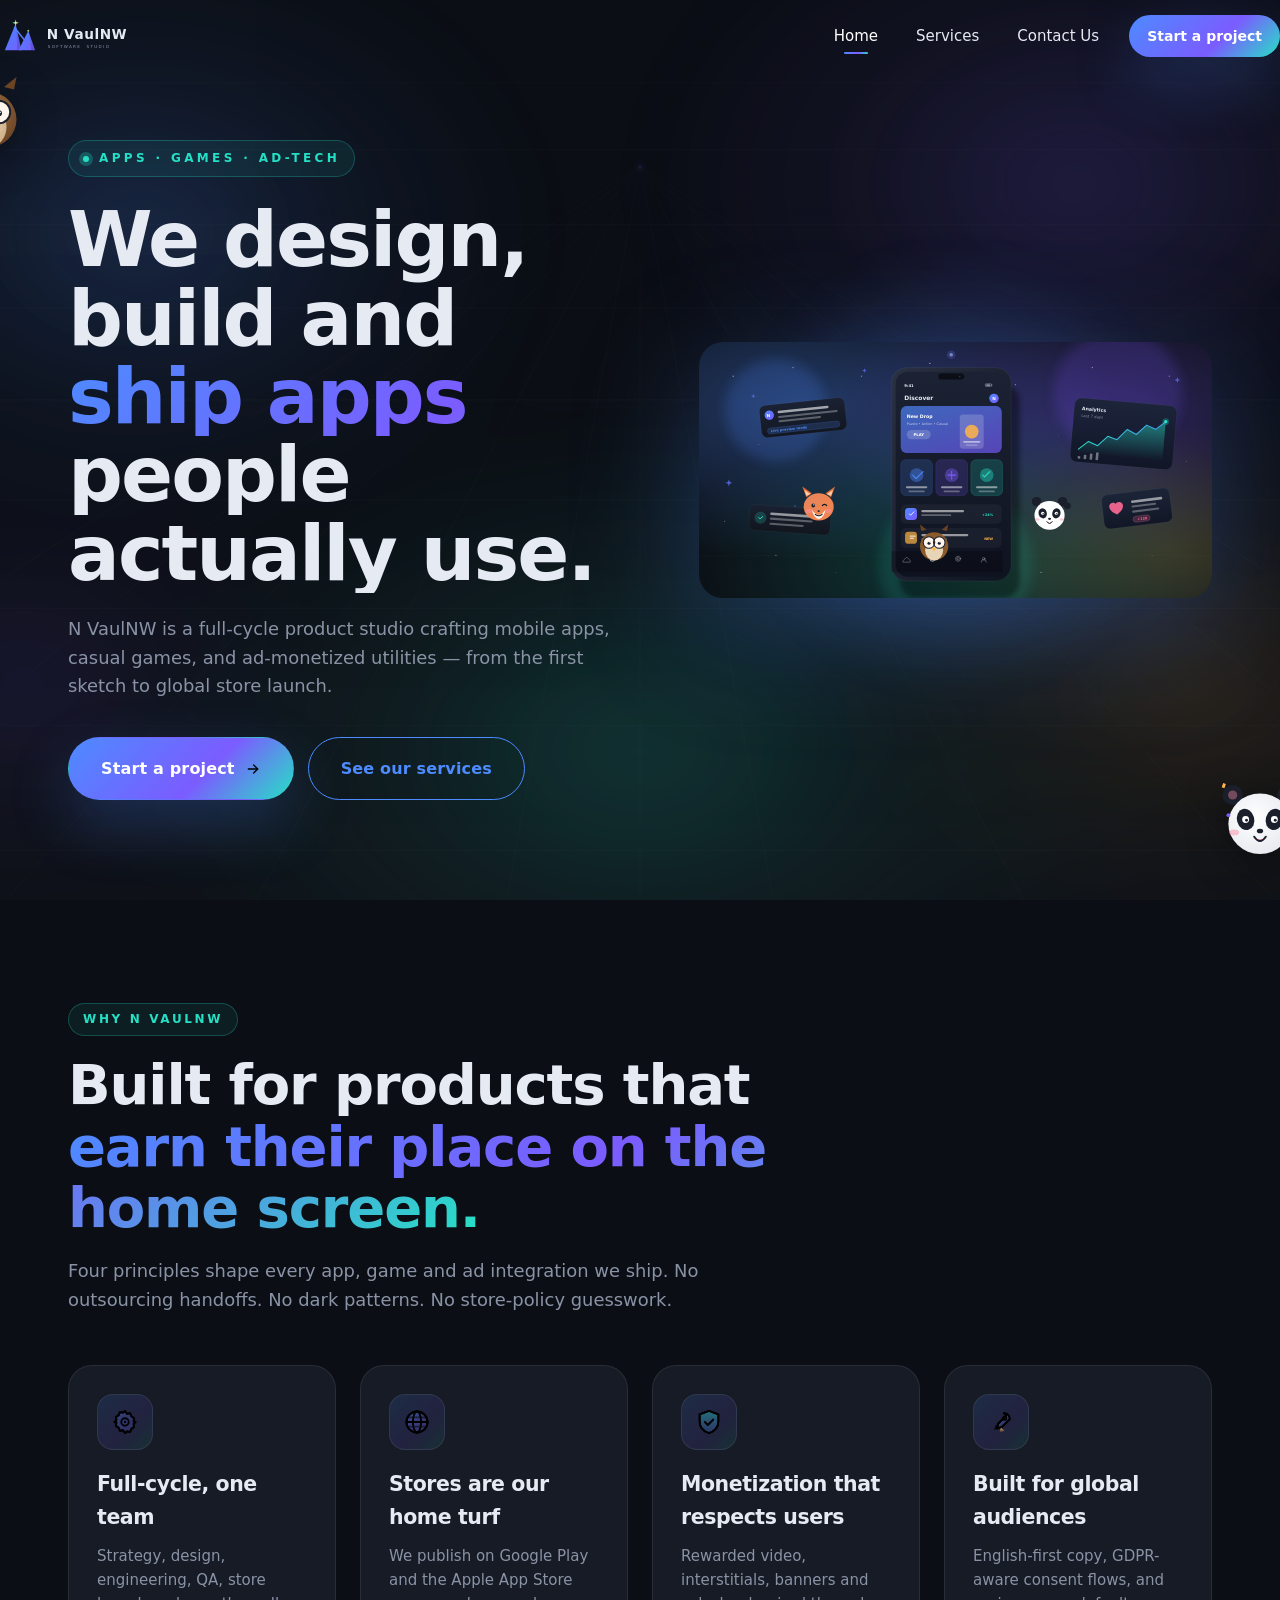
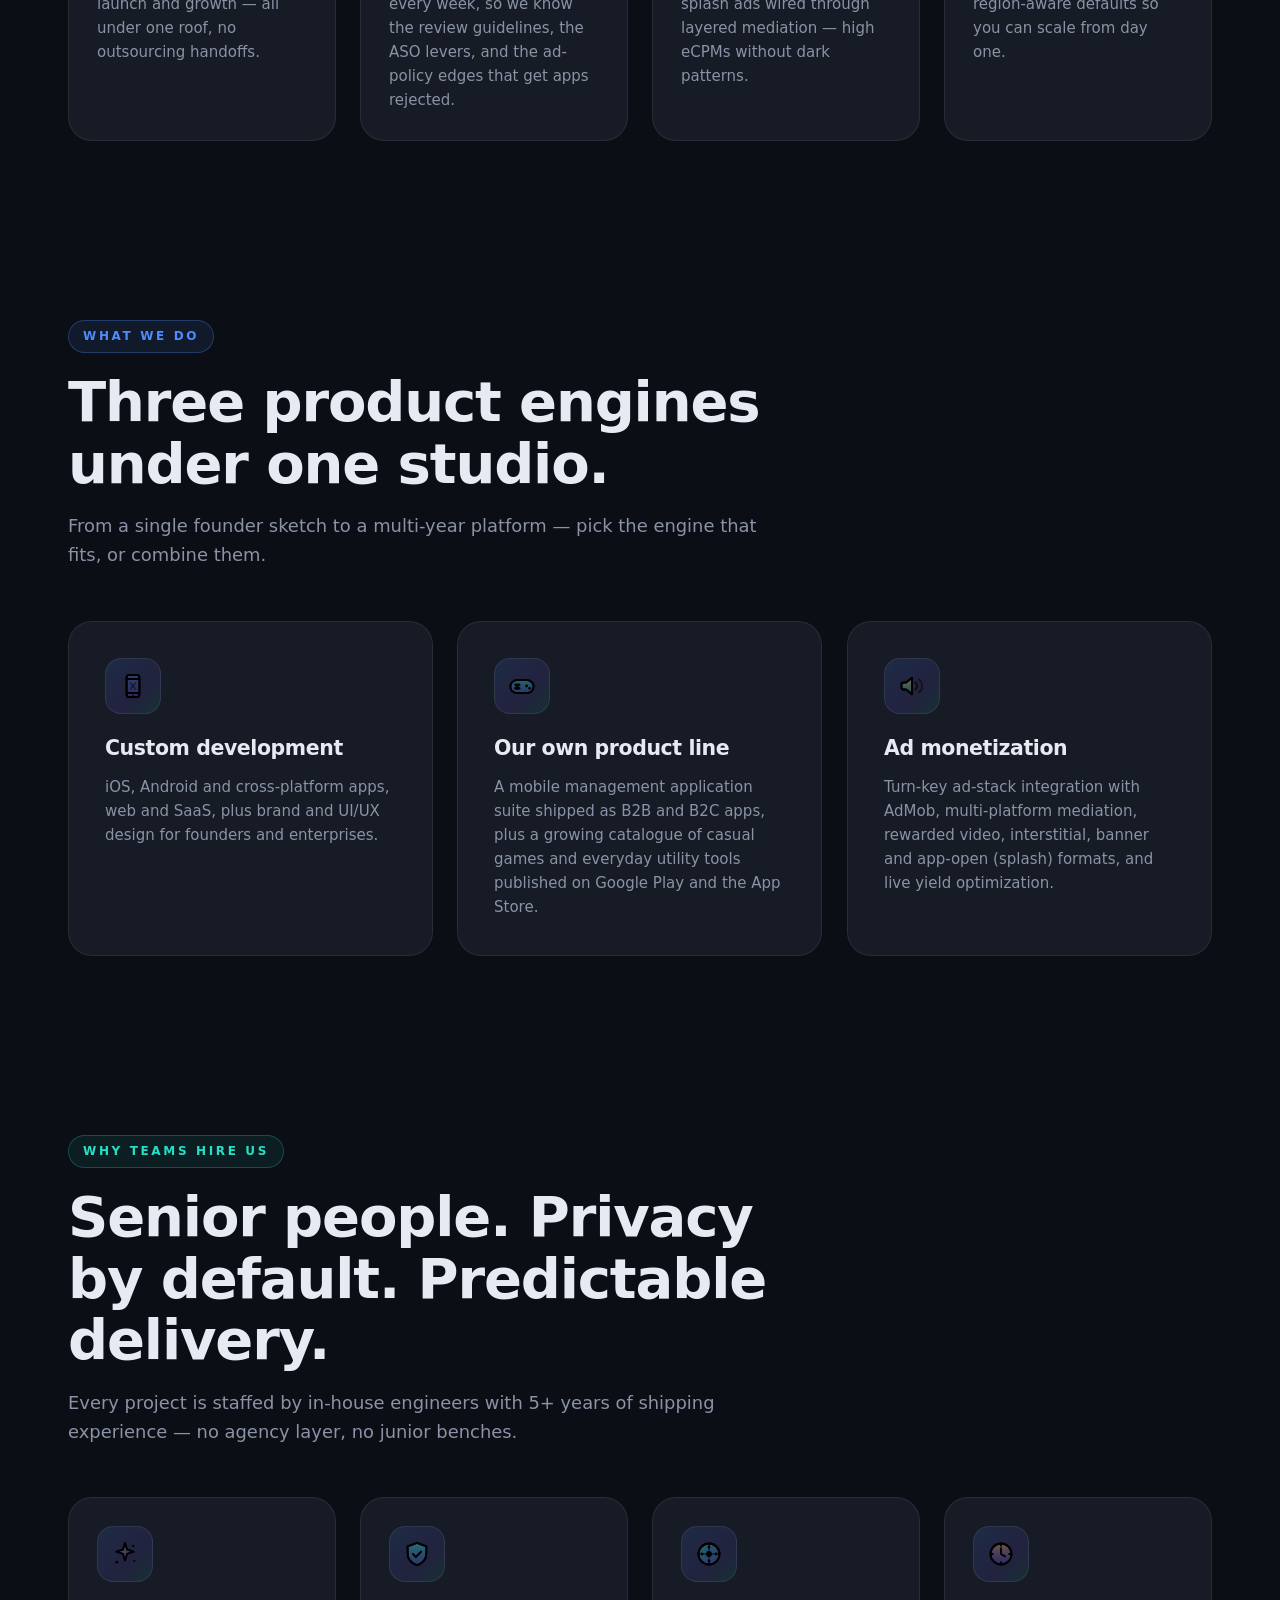
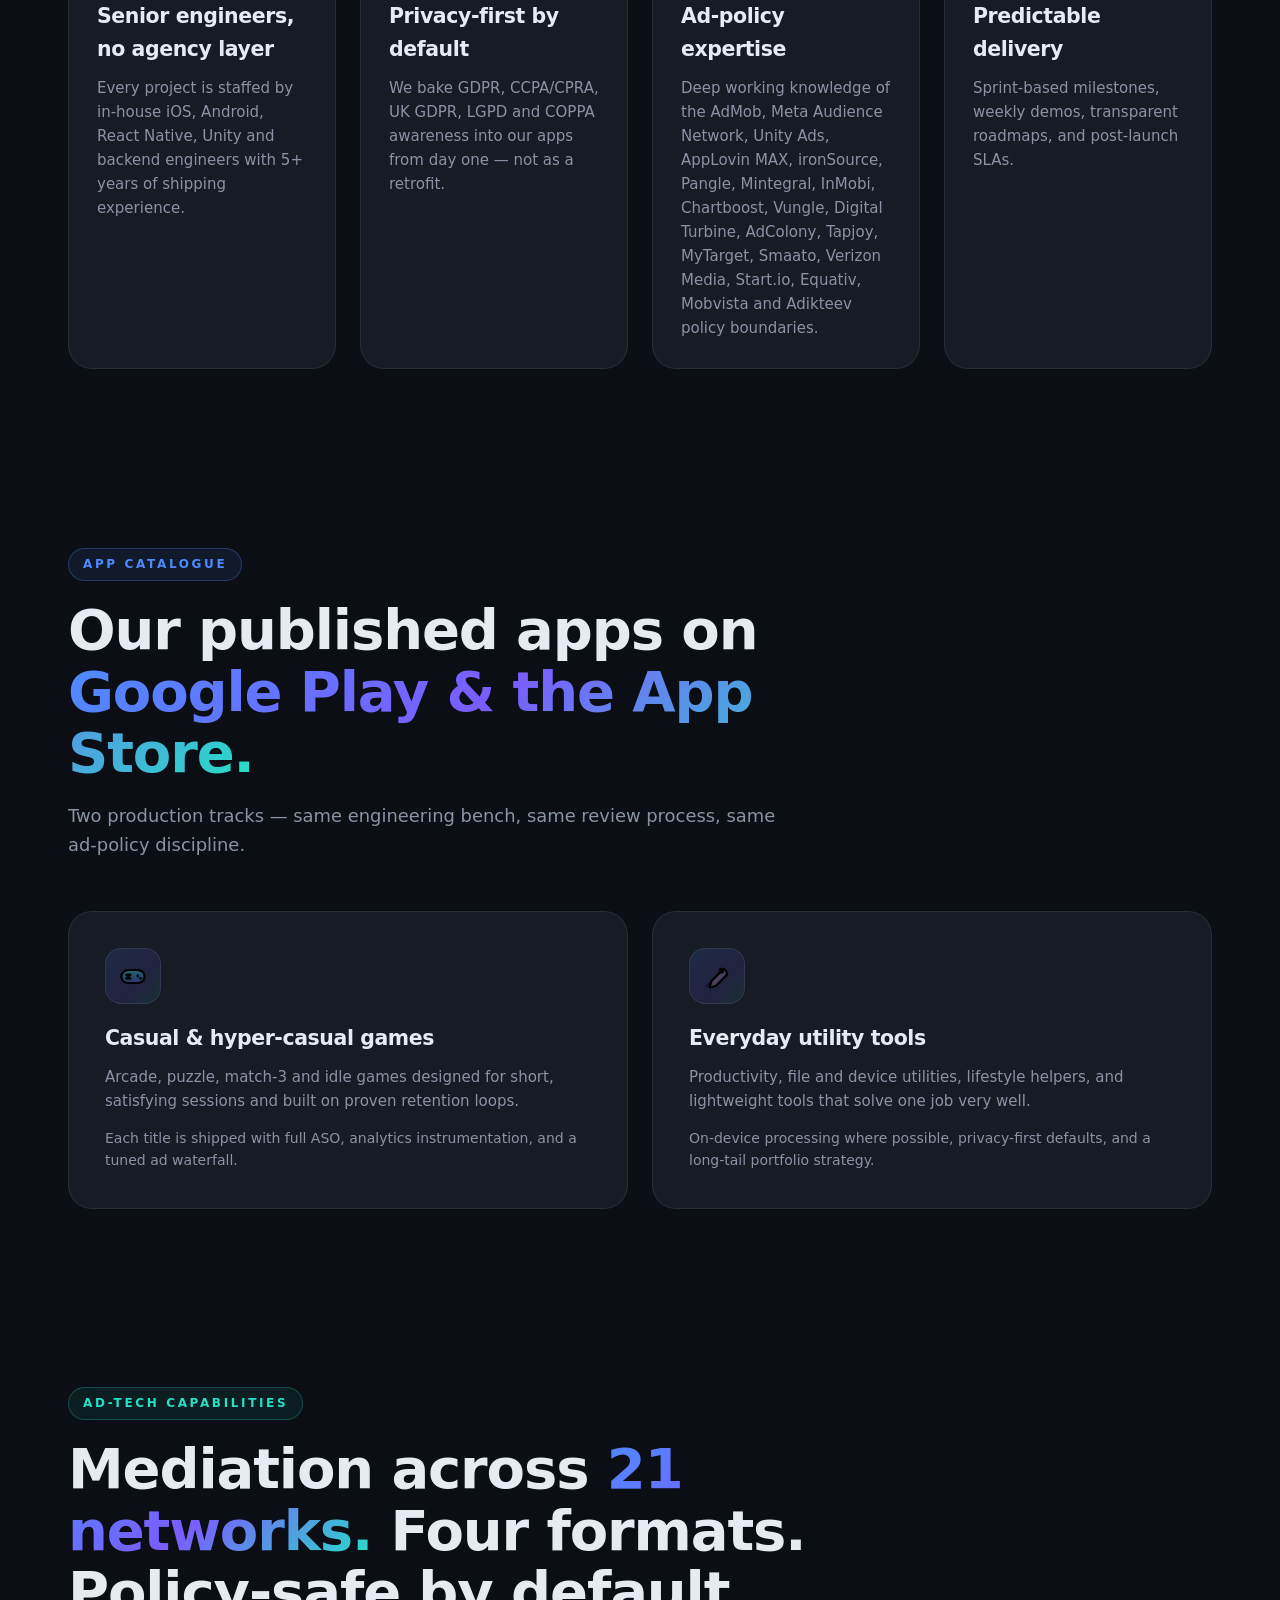
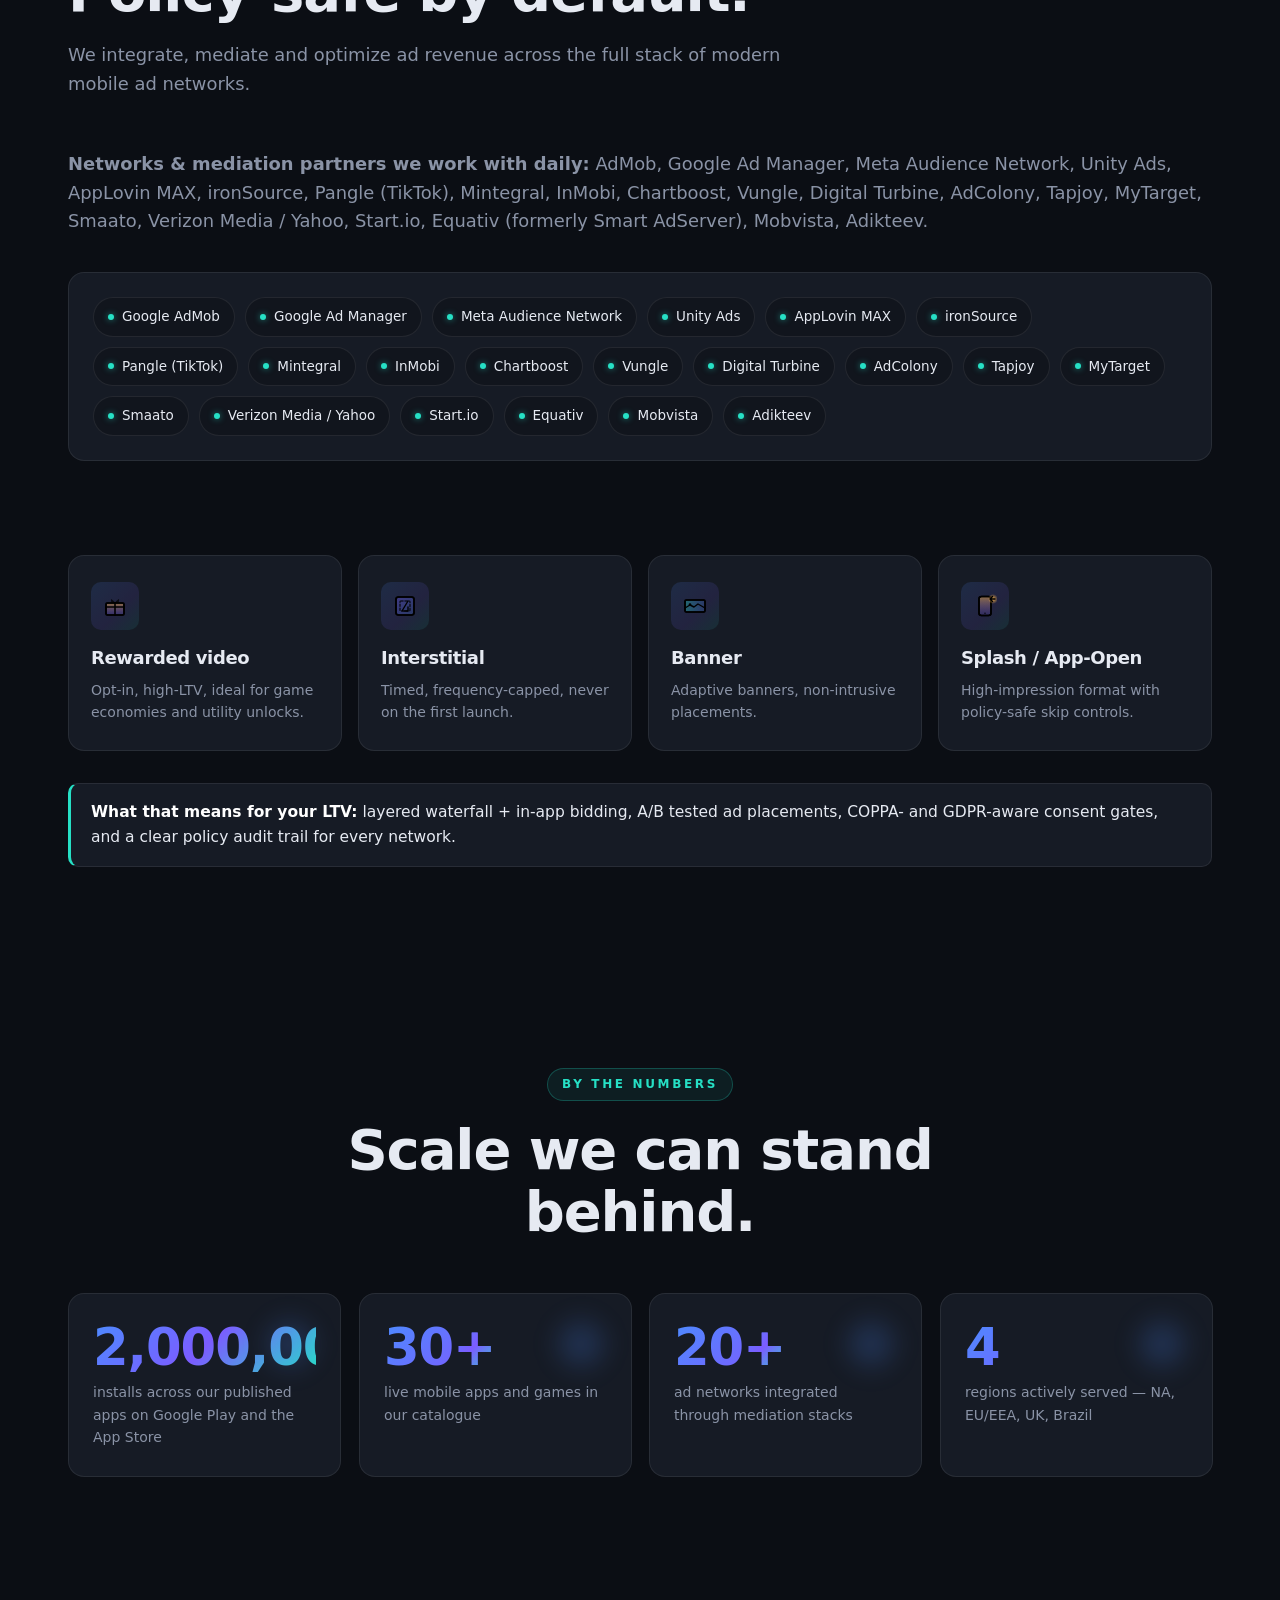
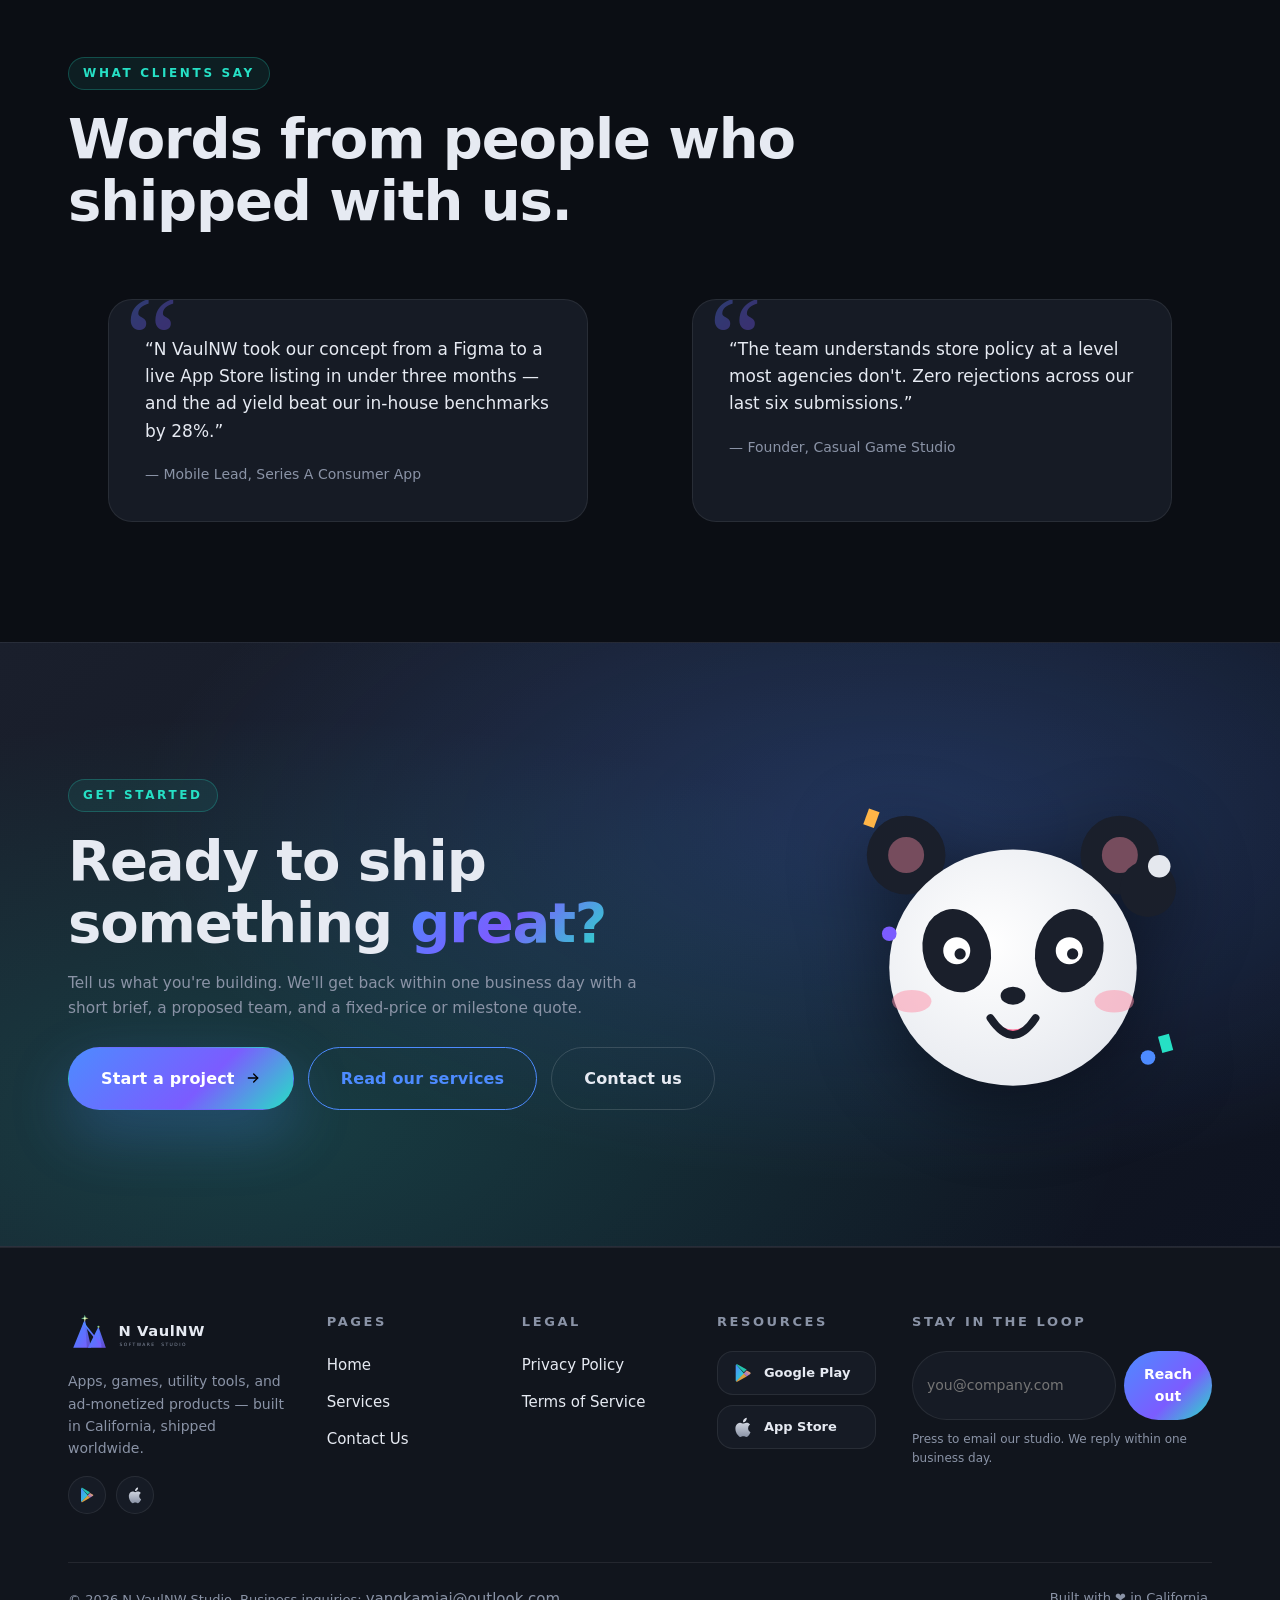
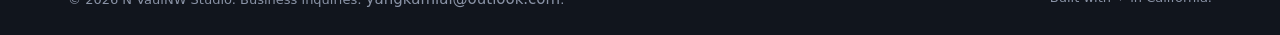
<file: home/index.html>
<!doctype html>
<html lang="en">
<head>
<meta charset="utf-8">
<title>N VaulNW — Apps, Games &amp; Ad-Tech Studio</title>
<meta name="viewport" content="width=device-width, initial-scale=1">
<meta name="description" content="N VaulNW is a global product studio building mobile apps, casual games, utility tools, and ad-monetized products for Google Play and the App Store.">
<meta name="theme-color" content="#0B0E14">
<link rel="canonical" href="https://nvaulnw.com/home/">
<meta name="robots" content="index, follow">
<link rel="icon" type="image/svg+xml" href="../favicon.svg">
<link rel="alternate icon" href="../favicon.svg">
<meta property="og:type" content="website">
<meta property="og:site_name" content="N VaulNW Studio">
<meta property="og:title" content="N VaulNW — Apps, Games &amp; Ad-Tech Studio">
<meta property="og:description" content="A global product studio crafting mobile apps, casual games, and ad-monetized utilities — from the first sketch to global store launch.">
<meta property="og:url" content="https://nvaulnw.com/home/">
<meta property="og:image" content="https://nvaulnw.com/images/hero/hero-illustration.svg">
<meta name="twitter:card" content="summary_large_image">
<meta name="twitter:title" content="N VaulNW — Apps, Games &amp; Ad-Tech Studio">
<meta name="twitter:description" content="A global product studio crafting mobile apps, casual games, and ad-monetized utilities.">
<meta name="twitter:image" content="https://nvaulnw.com/images/hero/hero-illustration.svg">
<meta name="keywords" content="mobile app studio, casual games, utility apps, ad monetization, AdMob mediation, app publishing, cross-platform development">
<link rel="stylesheet" href="../css/main.css">
<link rel="stylesheet" href="../css/animations.css">
<link rel="stylesheet" href="../css/responsive.css">
<script type="application/ld+json">
{
  "@context": "https://schema.org",
  "@type": "Organization",
  "name": "N VaulNW Studio",
  "url": "https://nvaulnw.com/",
  "logo": "https://nvaulnw.com/images/logo.svg",
  "email": "yangkamiai@outlook.com",
  "description": "N VaulNW is a global product studio building mobile apps, casual games, utility tools, and ad-monetized products for Google Play and the App Store.",
  "sameAs": [
    "https://play.google.com/store/apps/dev?id=novac_oss",
    "https://apps.apple.com/developer/n-vaulnw-studio"
  ]
}
</script>
</head>
<body>

<a class="skip-link" href="#main">Skip to content</a>

<header class="topbar" role="banner">
  <div class="topbar__inner">
    <a class="brand" href="/home/" aria-label="N VaulNW — Home">
      <img src="../images/logo.svg" alt="N VaulNW studio" class="brand__logo" width="156" height="39">
    </a>
    <nav class="topnav" aria-label="Primary">
      <ul>
        <li><a href="/home/">Home</a></li>
        <li><a href="/services/">Services</a></li>
        <li><a href="/contact/">Contact Us</a></li>
        <li><a class="nav-cta" href="/contact/">Start a project</a></li>
      </ul>
    </nav>
    <button class="menu-toggle" type="button" aria-expanded="false" aria-controls="mobile-nav" aria-label="Open menu">
      <img src="../images/icons/icon-menu.svg" alt="" width="24" height="24">
    </button>
  </div>
</header>

<main id="main">

  <!-- ============== HERO ============== -->
  <section class="hero" aria-labelledby="hero-title">
    <div class="bg-layer bg-layer--grid" aria-hidden="true"><img src="../images/bg/bg-grid.svg" alt=""></div>
    <div class="bg-layer bg-layer--orbs" aria-hidden="true"><img src="../images/bg/bg-orbs.svg" alt=""></div>
    <div class="hero__mascots" aria-hidden="true">
      <img class="hero__mascot hero__mascot--1" src="../images/animals/owl-wise.svg" alt="">
      <img class="hero__mascot hero__mascot--2" src="../images/animals/panda-joy.svg" alt="">
      <img class="hero__mascot hero__mascot--3" src="../images/animals/duck-happy.svg" alt="">
      <img class="hero__mascot hero__mascot--4" src="../images/animals/bear-strong.svg" alt="">
    </div>
    <div class="container hero__inner">
      <div class="hero__copy">
        <span class="hero__eyebrow"><span class="dot" aria-hidden="true"></span>Apps · Games · Ad-Tech</span>
        <h1 id="hero-title">
          <span class="line"><span>We design, build and</span></span>
          <span class="line"><span><span class="accent">ship apps</span> people</span></span>
          <span class="line"><span>actually use.</span></span>
        </h1>
        <p class="hero__sub">N VaulNW is a full-cycle product studio crafting mobile apps, casual games, and ad-monetized utilities — from the first sketch to global store launch.</p>
        <div class="hero__ctas">
          <a class="btn btn-primary btn--lg" href="/contact/">
            <span>Start a project</span>
            <img class="btn__arrow" src="../images/icons/icon-arrow-right.svg" alt="">
          </a>
          <a class="btn btn-secondary btn--lg" href="/services/">See our services</a>
        </div>
      </div>
      <div class="hero__visual">
        <span class="glow" aria-hidden="true"></span>
        <img class="illust" src="../images/hero/hero-illustration.svg" alt="An illustration of a mobile phone, a game controller, a chat bubble, and a chart representing N VaulNW's apps, games and ad products">
      </div>
    </div>
  </section>

  <!-- ============== VALUE PROPOSITIONS ============== -->
  <section class="section" aria-labelledby="value-title">
    <div class="container">
      <div class="section__head reveal">
        <span class="section__eyebrow">Why N VaulNW</span>
        <h2 class="section__title" id="value-title">Built for products that <span class="gradient-text">earn their place on the home screen.</span></h2>
        <p class="section__lede">Four principles shape every app, game and ad integration we ship. No outsourcing handoffs. No dark patterns. No store-policy guesswork.</p>
      </div>
      <div class="grid grid--4 reveal-stagger">
        <article class="card">
          <div class="card__icon"><img src="../images/icons/icon-gear.svg" alt=""></div>
          <h3>Full-cycle, one team</h3>
          <p>Strategy, design, engineering, QA, store launch and growth — all under one roof, no outsourcing handoffs.</p>
        </article>
        <article class="card">
          <div class="card__icon"><img src="../images/icons/icon-globe.svg" alt=""></div>
          <h3>Stores are our home turf</h3>
          <p>We publish on Google Play and the Apple App Store every week, so we know the review guidelines, the ASO levers, and the ad-policy edges that get apps rejected.</p>
        </article>
        <article class="card">
          <div class="card__icon"><img src="../images/icons/icon-shield.svg" alt=""></div>
          <h3>Monetization that respects users</h3>
          <p>Rewarded video, interstitials, banners and splash ads wired through layered mediation — high eCPMs without dark patterns.</p>
        </article>
        <article class="card">
          <div class="card__icon"><img src="../images/icons/icon-rocket.svg" alt=""></div>
          <h3>Built for global audiences</h3>
          <p>English-first copy, GDPR-aware consent flows, and region-aware defaults so you can scale from day one.</p>
        </article>
      </div>
    </div>
  </section>

  <!-- ============== WHAT WE DO ============== -->
  <section class="section section--tight" aria-labelledby="what-title">
    <div class="container">
      <div class="section__head reveal">
        <span class="section__eyebrow section__eyebrow--brand">What we do</span>
        <h2 class="section__title" id="what-title">Three product engines under one studio.</h2>
        <p class="section__lede">From a single founder sketch to a multi-year platform — pick the engine that fits, or combine them.</p>
      </div>
      <div class="grid grid--3 reveal-stagger">
        <article class="card card--feature">
          <div class="card__icon"><img src="../images/icons/icon-mobile.svg" alt=""></div>
          <h3>Custom development</h3>
          <p>iOS, Android and cross-platform apps, web and SaaS, plus brand and UI/UX design for founders and enterprises.</p>
        </article>
        <article class="card card--feature">
          <div class="card__icon"><img src="../images/icons/icon-game.svg" alt=""></div>
          <h3>Our own product line</h3>
          <p>A mobile management application suite shipped as B2B and B2C apps, plus a growing catalogue of casual games and everyday utility tools published on Google Play and the App Store.</p>
        </article>
        <article class="card card--feature">
          <div class="card__icon"><img src="../images/icons/icon-ads.svg" alt=""></div>
          <h3>Ad monetization</h3>
          <p>Turn-key ad-stack integration with AdMob, multi-platform mediation, rewarded video, interstitial, banner and app-open (splash) formats, and live yield optimization.</p>
        </article>
      </div>
    </div>
  </section>

  <!-- ============== WHY CHOOSE US ============== -->
  <section class="section" aria-labelledby="why-title">
    <div class="container">
      <div class="section__head reveal">
        <span class="section__eyebrow">Why teams hire us</span>
        <h2 class="section__title" id="why-title">Senior people. Privacy by default. Predictable delivery.</h2>
        <p class="section__lede">Every project is staffed by in-house engineers with 5+ years of shipping experience — no agency layer, no junior benches.</p>
      </div>
      <div class="grid grid--4 reveal-stagger">
        <article class="card">
          <div class="card__icon"><img src="../images/icons/icon-spark.svg" alt=""></div>
          <h3>Senior engineers, no agency layer</h3>
          <p>Every project is staffed by in-house iOS, Android, React Native, Unity and backend engineers with 5+ years of shipping experience.</p>
        </article>
        <article class="card">
          <div class="card__icon"><img src="../images/icons/icon-shield.svg" alt=""></div>
          <h3>Privacy-first by default</h3>
          <p>We bake GDPR, CCPA/CPRA, UK GDPR, LGPD and COPPA awareness into our apps from day one — not as a retrofit.</p>
        </article>
        <article class="card">
          <div class="card__icon"><img src="../images/icons/icon-mediation.svg" alt=""></div>
          <h3>Ad-policy expertise</h3>
          <p>Deep working knowledge of the AdMob, Meta Audience Network, Unity Ads, AppLovin MAX, ironSource, Pangle, Mintegral, InMobi, Chartboost, Vungle, Digital Turbine, AdColony, Tapjoy, MyTarget, Smaato, Verizon Media, Start.io, Equativ, Mobvista and Adikteev policy boundaries.</p>
        </article>
        <article class="card">
          <div class="card__icon"><img src="../images/icons/icon-clock.svg" alt=""></div>
          <h3>Predictable delivery</h3>
          <p>Sprint-based milestones, weekly demos, transparent roadmaps, and post-launch SLAs.</p>
        </article>
      </div>
    </div>
  </section>

  <!-- ============== APP SHOWCASE ============== -->
  <section class="section section--tight" aria-labelledby="showcase-title">
    <div class="container">
      <div class="section__head reveal">
        <span class="section__eyebrow section__eyebrow--brand">App catalogue</span>
        <h2 class="section__title" id="showcase-title">Our published apps on <span class="gradient-text">Google Play &amp; the App Store.</span></h2>
        <p class="section__lede">Two production tracks — same engineering bench, same review process, same ad-policy discipline.</p>
      </div>
      <div class="grid grid--2 reveal-stagger">
        <article class="card card--feature">
          <div class="card__icon"><img src="../images/icons/icon-game.svg" alt=""></div>
          <h3>Casual &amp; hyper-casual games</h3>
          <p>Arcade, puzzle, match-3 and idle games designed for short, satisfying sessions and built on proven retention loops.</p>
          <p style="margin-top:14px; color: var(--ink-mute); font-size: 14px;">Each title is shipped with full ASO, analytics instrumentation, and a tuned ad waterfall.</p>
        </article>
        <article class="card card--feature">
          <div class="card__icon"><img src="../images/icons/icon-tool.svg" alt=""></div>
          <h3>Everyday utility tools</h3>
          <p>Productivity, file and device utilities, lifestyle helpers, and lightweight tools that solve one job very well.</p>
          <p style="margin-top:14px; color: var(--ink-mute); font-size: 14px;">On-device processing where possible, privacy-first defaults, and a long-tail portfolio strategy.</p>
        </article>
      </div>
    </div>
  </section>

  <!-- ============== AD-TECH ============== -->
  <section class="section" aria-labelledby="adtech-title">
    <div class="container">
      <div class="section__head reveal">
        <span class="section__eyebrow">Ad-tech capabilities</span>
        <h2 class="section__title" id="adtech-title">Mediation across <span class="gradient-text">21 networks.</span> Four formats. Policy-safe by default.</h2>
        <p class="section__lede">We integrate, mediate and optimize ad revenue across the full stack of modern mobile ad networks.</p>
      </div>

      <div class="reveal" style="margin-bottom: 36px;">
        <p class="section__lede" style="max-width:none;"><strong>Networks &amp; mediation partners we work with daily:</strong> AdMob, Google Ad Manager, Meta Audience Network, Unity Ads, AppLovin MAX, ironSource, Pangle (TikTok), Mintegral, InMobi, Chartboost, Vungle, Digital Turbine, AdColony, Tapjoy, MyTarget, Smaato, Verizon Media / Yahoo, Start.io, Equativ (formerly Smart AdServer), Mobvista, Adikteev.</p>
      </div>

      <div class="network-cloud reveal">
        <span class="chip">Google AdMob</span>
        <span class="chip">Google Ad Manager</span>
        <span class="chip">Meta Audience Network</span>
        <span class="chip">Unity Ads</span>
        <span class="chip">AppLovin MAX</span>
        <span class="chip">ironSource</span>
        <span class="chip">Pangle (TikTok)</span>
        <span class="chip">Mintegral</span>
        <span class="chip">InMobi</span>
        <span class="chip">Chartboost</span>
        <span class="chip">Vungle</span>
        <span class="chip">Digital Turbine</span>
        <span class="chip">AdColony</span>
        <span class="chip">Tapjoy</span>
        <span class="chip">MyTarget</span>
        <span class="chip">Smaato</span>
        <span class="chip">Verizon Media / Yahoo</span>
        <span class="chip">Start.io</span>
        <span class="chip">Equativ</span>
        <span class="chip">Mobvista</span>
        <span class="chip">Adikteev</span>
      </div>

      <div style="height:48px"></div>

      <p class="section__lede reveal" style="margin-bottom: 18px;"><strong>Ad formats we specialize in:</strong></p>
      <div class="format-grid reveal-stagger">
        <article class="format-card">
          <div class="format-card__icon"><img src="../images/icons/icon-reward.svg" alt=""></div>
          <h4>Rewarded video</h4>
          <p>Opt-in, high-LTV, ideal for game economies and utility unlocks.</p>
        </article>
        <article class="format-card">
          <div class="format-card__icon"><img src="../images/icons/icon-interstitial.svg" alt=""></div>
          <h4>Interstitial</h4>
          <p>Timed, frequency-capped, never on the first launch.</p>
        </article>
        <article class="format-card">
          <div class="format-card__icon"><img src="../images/icons/icon-banner.svg" alt=""></div>
          <h4>Banner</h4>
          <p>Adaptive banners, non-intrusive placements.</p>
        </article>
        <article class="format-card">
          <div class="format-card__icon"><img src="../images/icons/icon-splash.svg" alt=""></div>
          <h4>Splash / App-Open</h4>
          <p>High-impression format with policy-safe skip controls.</p>
        </article>
      </div>

      <div class="legal__callout legal__callout--ok reveal" style="margin-top: 32px;">
        <strong>What that means for your LTV:</strong> layered waterfall + in-app bidding, A/B tested ad placements, COPPA- and GDPR-aware consent gates, and a clear policy audit trail for every network.
      </div>
    </div>
  </section>

  <!-- ============== STATS ============== -->
  <section class="section section--tight" aria-labelledby="stats-title">
    <div class="container">
      <div class="section__head reveal text-center" style="margin-left:auto; margin-right:auto;">
        <span class="section__eyebrow">By the numbers</span>
        <h2 class="section__title" id="stats-title" style="margin-left:auto; margin-right:auto;">Scale we can stand behind.</h2>
      </div>
      <div class="stats reveal-stagger">
        <div class="stat">
          <div class="stat__value"><span class="stat__num" data-count="2000000" data-decimals="0">2,000,000</span><span class="stat__suffix">+</span></div>
          <div class="stat__label">installs across our published apps on Google Play and the App Store</div>
        </div>
        <div class="stat">
          <div class="stat__value"><span class="stat__num" data-count="30" data-decimals="0">30</span><span class="stat__suffix">+</span></div>
          <div class="stat__label">live mobile apps and games in our catalogue</div>
        </div>
        <div class="stat">
          <div class="stat__value"><span class="stat__num" data-count="20" data-decimals="0">20</span><span class="stat__suffix">+</span></div>
          <div class="stat__label">ad networks integrated through mediation stacks</div>
        </div>
        <div class="stat">
          <div class="stat__value"><span class="stat__num" data-count="4" data-decimals="0">4</span></div>
          <div class="stat__label">regions actively served — NA, EU/EEA, UK, Brazil</div>
        </div>
      </div>
    </div>
  </section>

  <!-- ============== TESTIMONIALS ============== -->
  <section class="section" aria-labelledby="testimonials-title">
    <div class="container">
      <div class="section__head reveal">
        <span class="section__eyebrow">What clients say</span>
        <h2 class="section__title" id="testimonials-title">Words from people who shipped with us.</h2>
      </div>
      <div class="grid grid--2 reveal-stagger">
        <figure class="quote">
          <p>“N VaulNW took our concept from a Figma to a live App Store listing in under three months — and the ad yield beat our in-house benchmarks by 28%.”</p>
          <cite>— Mobile Lead, Series A Consumer App</cite>
        </figure>
        <figure class="quote">
          <p>“The team understands store policy at a level most agencies don't. Zero rejections across our last six submissions.”</p>
          <cite>— Founder, Casual Game Studio</cite>
        </figure>
      </div>
    </div>
  </section>

  <!-- ============== CTA ============== -->
  <section class="cta-band" aria-labelledby="cta-title">
    <div class="container">
      <div class="cta-band__inner">
        <div>
          <span class="section__eyebrow">Get started</span>
          <h2 id="cta-title">Ready to ship something <span class="gradient-text">great?</span></h2>
          <p>Tell us what you're building. We'll get back within one business day with a short brief, a proposed team, and a fixed-price or milestone quote.</p>
          <div class="cta-band__actions">
            <a class="btn btn-primary btn--lg" href="/contact/">
              <span>Start a project</span>
              <img class="btn__arrow" src="../images/icons/icon-arrow-right.svg" alt="">
            </a>
            <a class="btn btn-secondary btn--lg" href="/services/">Read our services</a>
            <a class="btn btn-ghost btn--lg" href="/contact/">Contact us</a>
          </div>
        </div>
        <div class="cta-band__art" aria-hidden="true">
          <img src="../images/animals/panda-joy.svg" alt="">
        </div>
      </div>
    </div>
  </section>

</main>

<footer class="site-foot" role="contentinfo">
  <div class="container">
    <div class="site-foot__grid">
      <div class="brand-block">
        <a class="brand" href="/home/" aria-label="N VaulNW home">
          <img src="../images/logo.svg" alt="N VaulNW studio" class="brand__logo" width="168" height="42">
        </a>
        <p>Apps, games, utility tools, and ad-monetized products — built in California, shipped worldwide.</p>
        <div class="socials" aria-label="Social media">
          <a href="https://play.google.com/store/apps/dev?id=novac_oss" aria-label="Google Play">
            <img src="../images/icons/icon-googleplay.svg" alt="">
          </a>
          <a href="https://apps.apple.com/developer/n-vaulnw-studio" aria-label="App Store">
            <img src="../images/icons/icon-appstore.svg" alt="">
          </a>
        </div>
      </div>
      <div>
        <h4>Pages</h4>
        <ul>
          <li><a href="/home/">Home</a></li>
          <li><a href="/services/">Services</a></li>
          <li><a href="/contact/">Contact Us</a></li>
        </ul>
      </div>
      <div>
        <h4>Legal</h4>
        <ul>
          <li><a href="/privacy/">Privacy Policy</a></li>
          <li><a href="/terms/">Terms of Service</a></li>
        </ul>
      </div>
      <div>
        <h4>Resources</h4>
        <div class="store-badges">
          <a href="https://play.google.com/store/apps/dev?id=novac_oss">
            <img src="../images/icons/icon-googleplay.svg" alt=""> Google Play
          </a>
          <a href="https://apps.apple.com/developer/n-vaulnw-studio">
            <img src="../images/icons/icon-appstore.svg" alt=""> App Store
          </a>
        </div>
      </div>
      <div>
        <h4>Stay in the loop</h4>
        <form class="newsletter" onsubmit="event.preventDefault(); window.location.href='mailto:yangkamiai@outlook.com?subject=Newsletter%20signup';">
          <div class="newsletter__row">
            <input type="email" placeholder="you@company.com" aria-label="Email address" required>
            <button type="submit">Reach out</button>
          </div>
          <p class="newsletter__hint">Press to email our studio. We reply within one business day.</p>
        </form>
      </div>
    </div>
    <div class="site-foot__bottom">
      <p>© 2026 N VaulNW Studio. Business inquiries: <a href="mailto:yangkamiai@outlook.com">yangkamiai@outlook.com</a>.</p>
      <p>Built with ❤ in California.</p>
    </div>
  </div>
</footer>

<script src="../js/main.js" defer></script>
<script src="../js/animations.js" defer></script>
<script src="../js/components.js" defer></script>
</body>
</html>
</file>
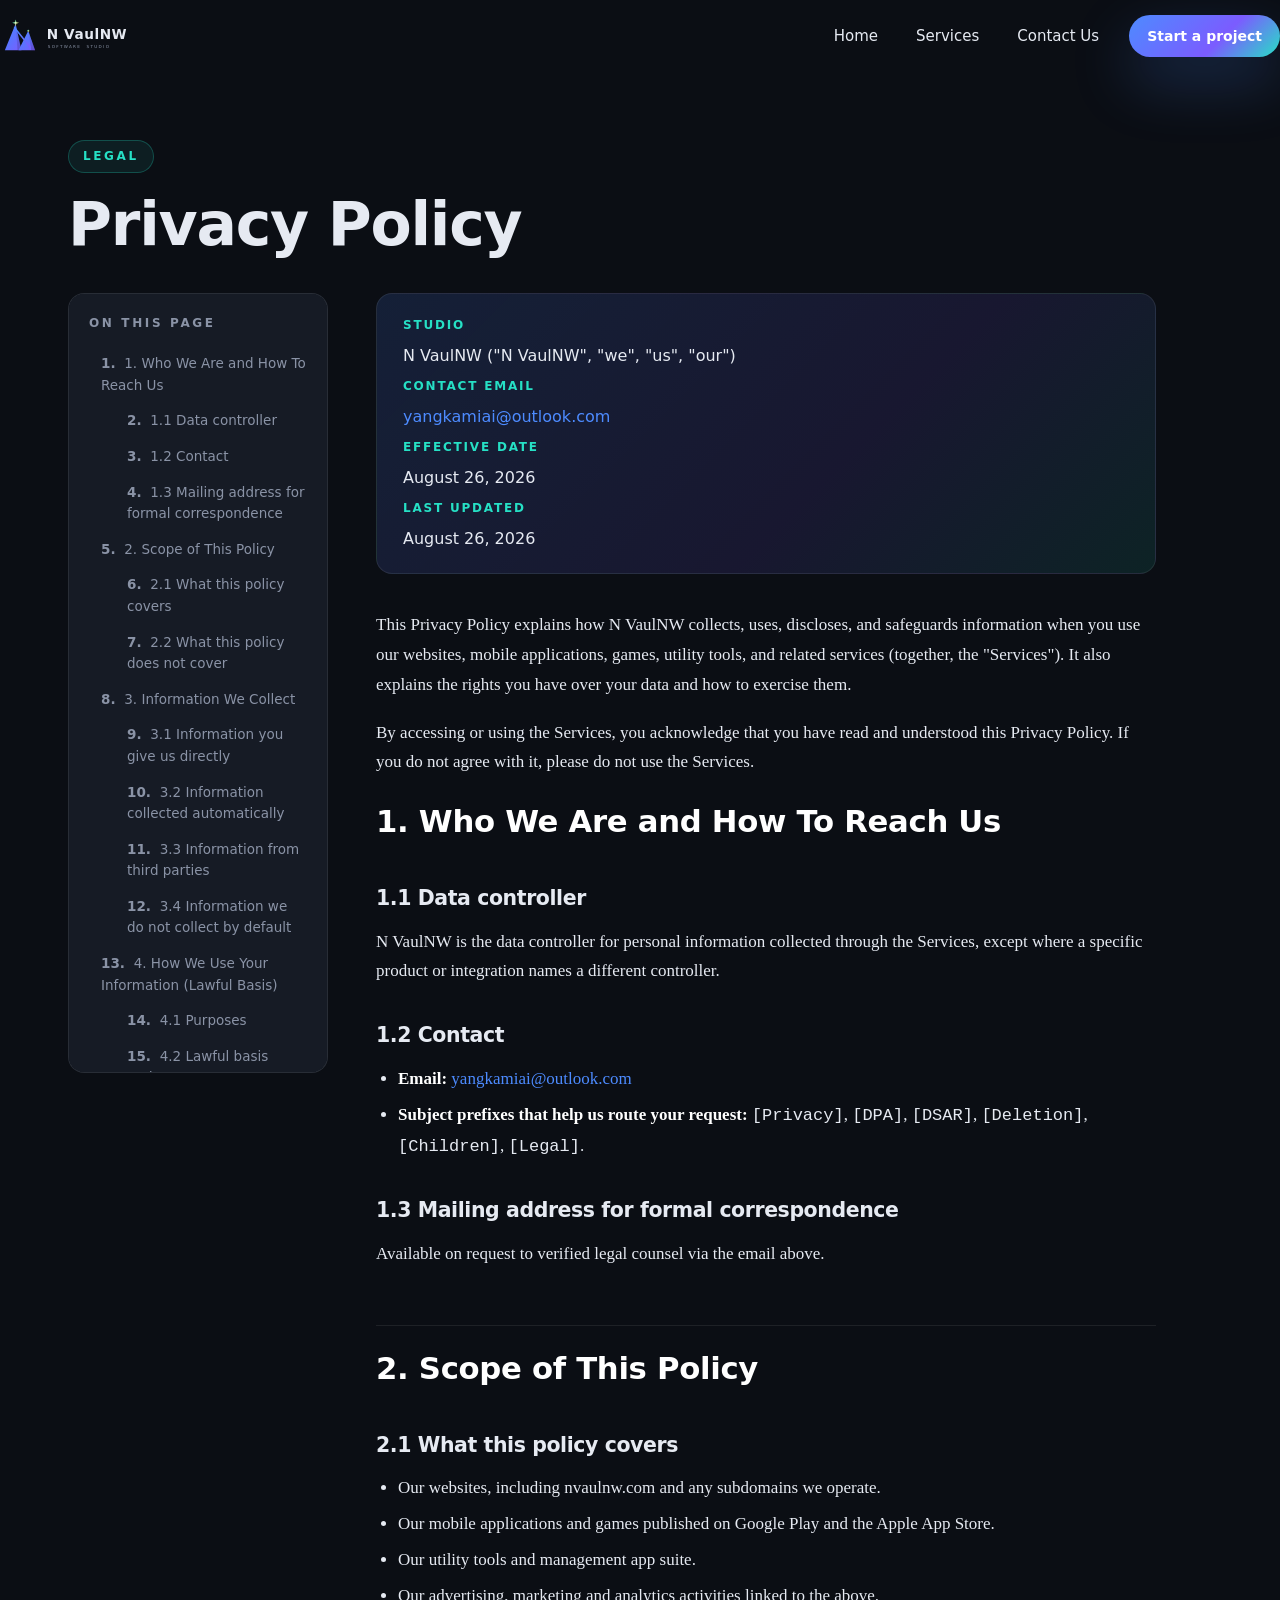
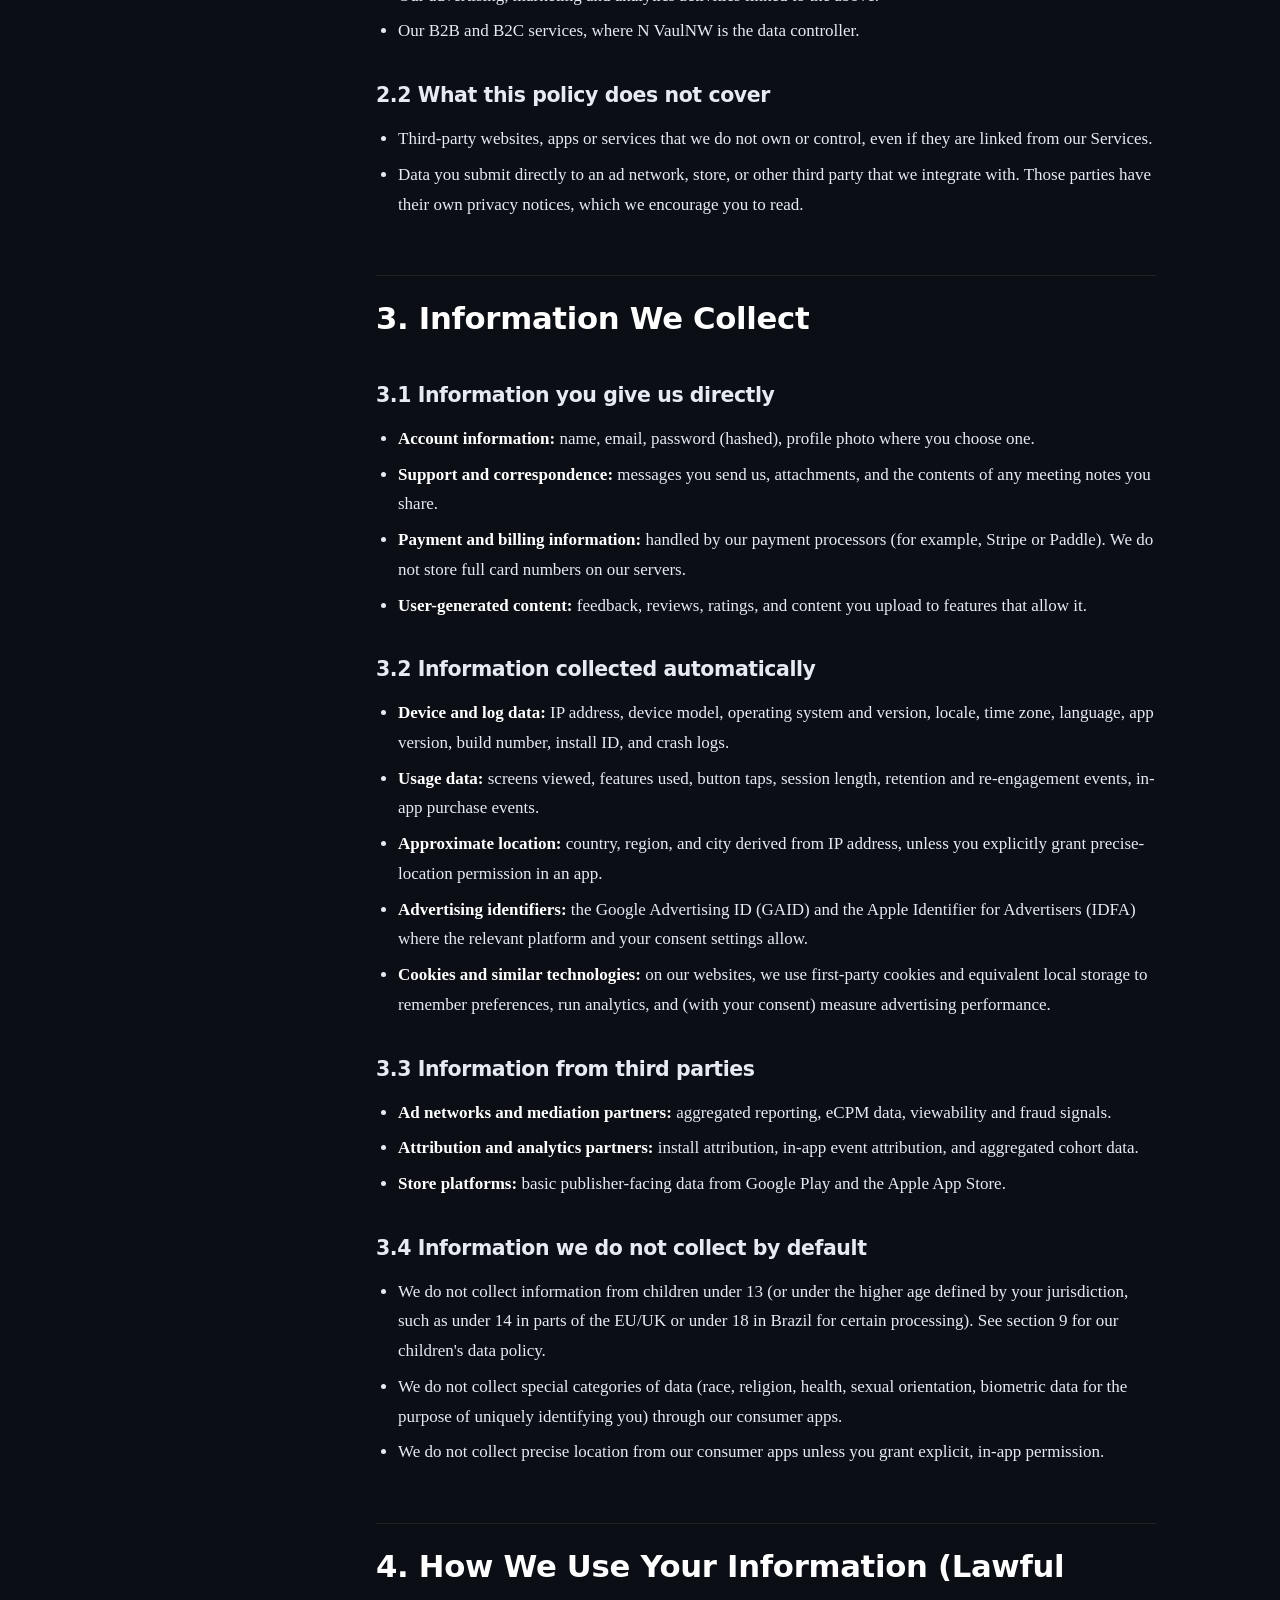
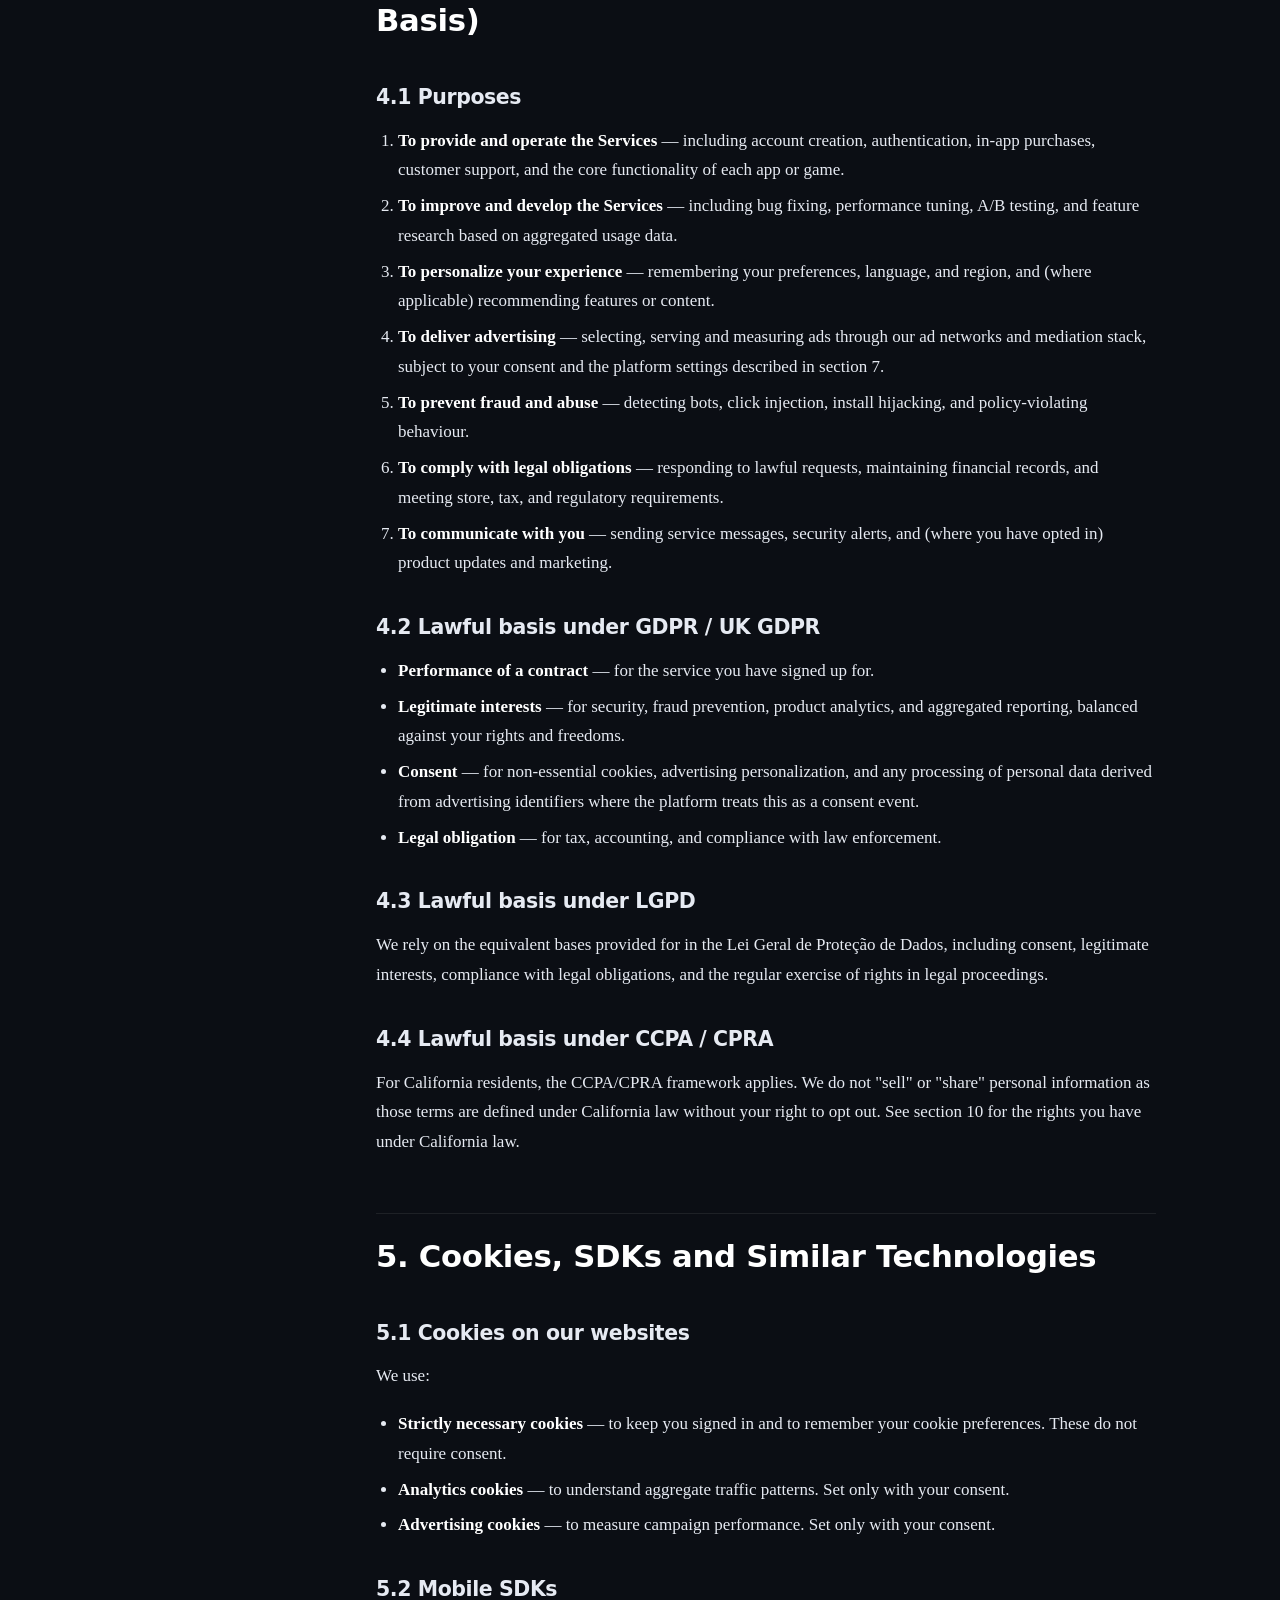
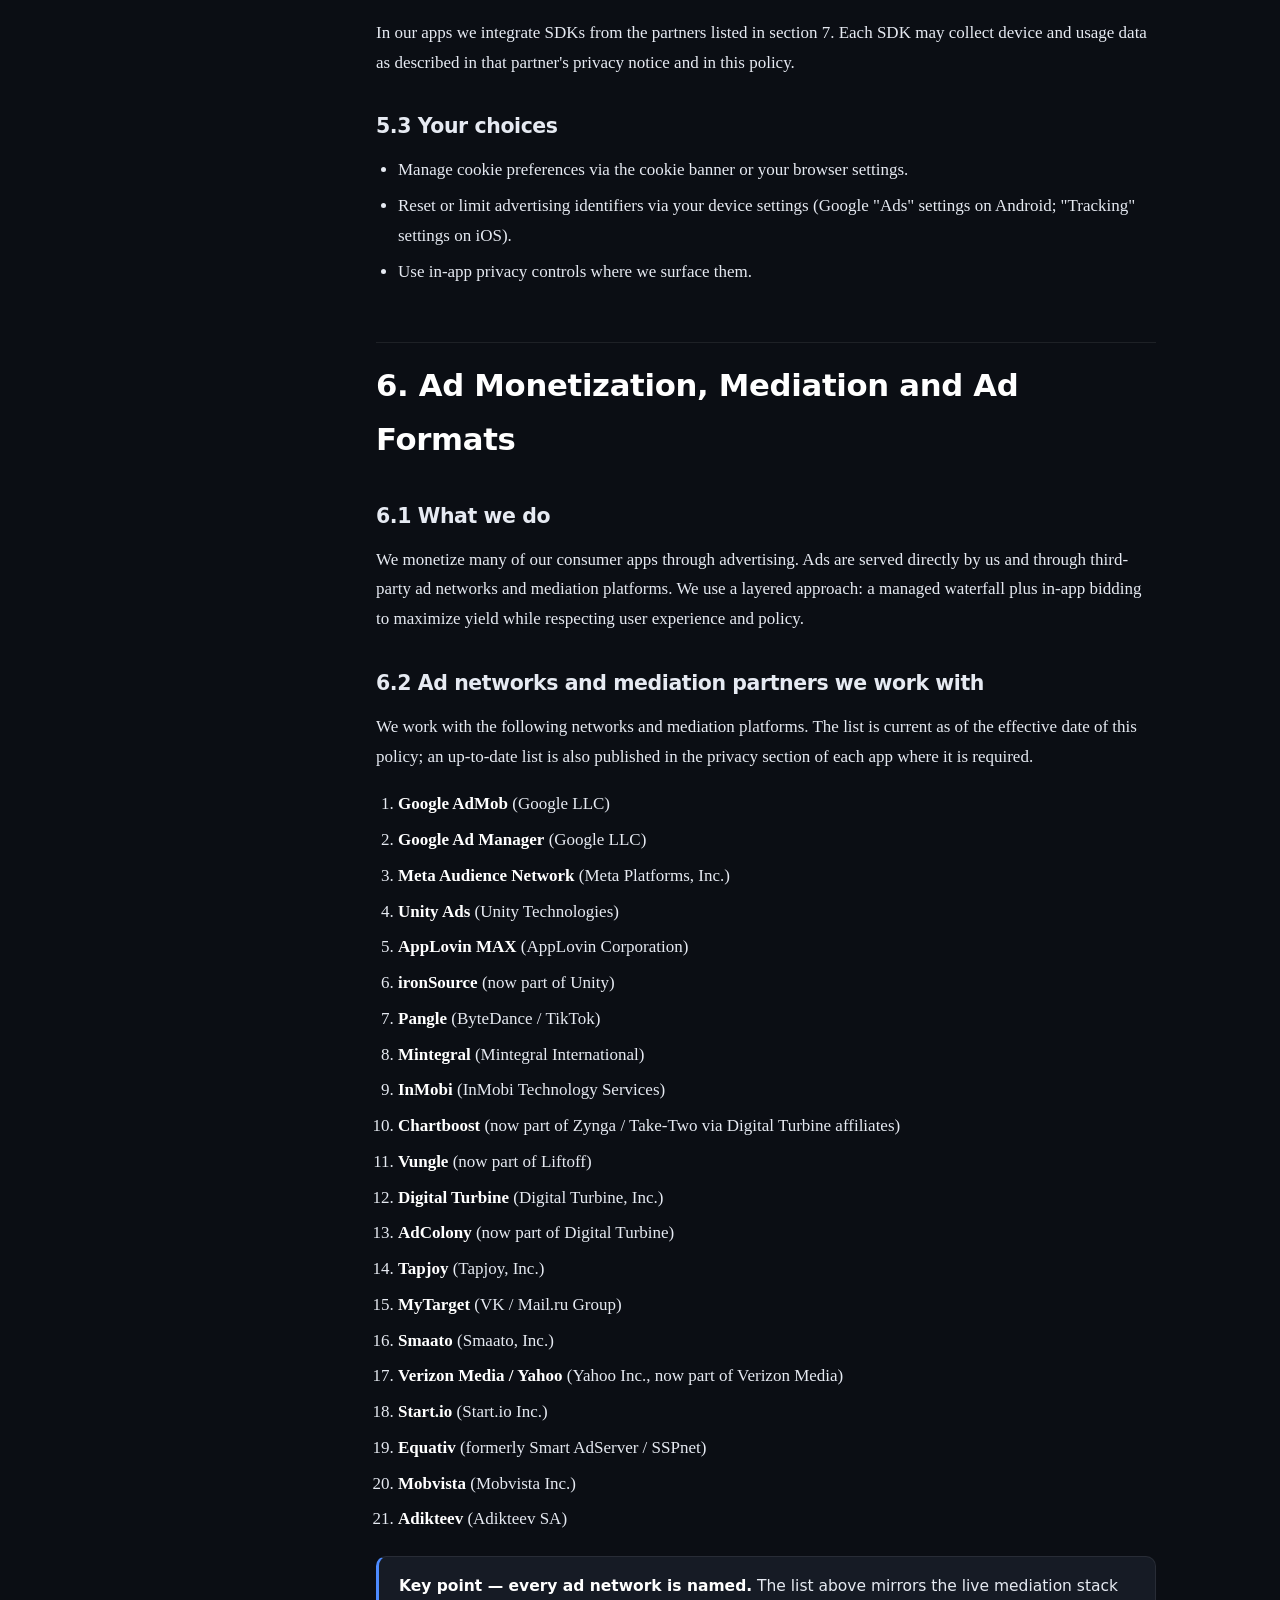
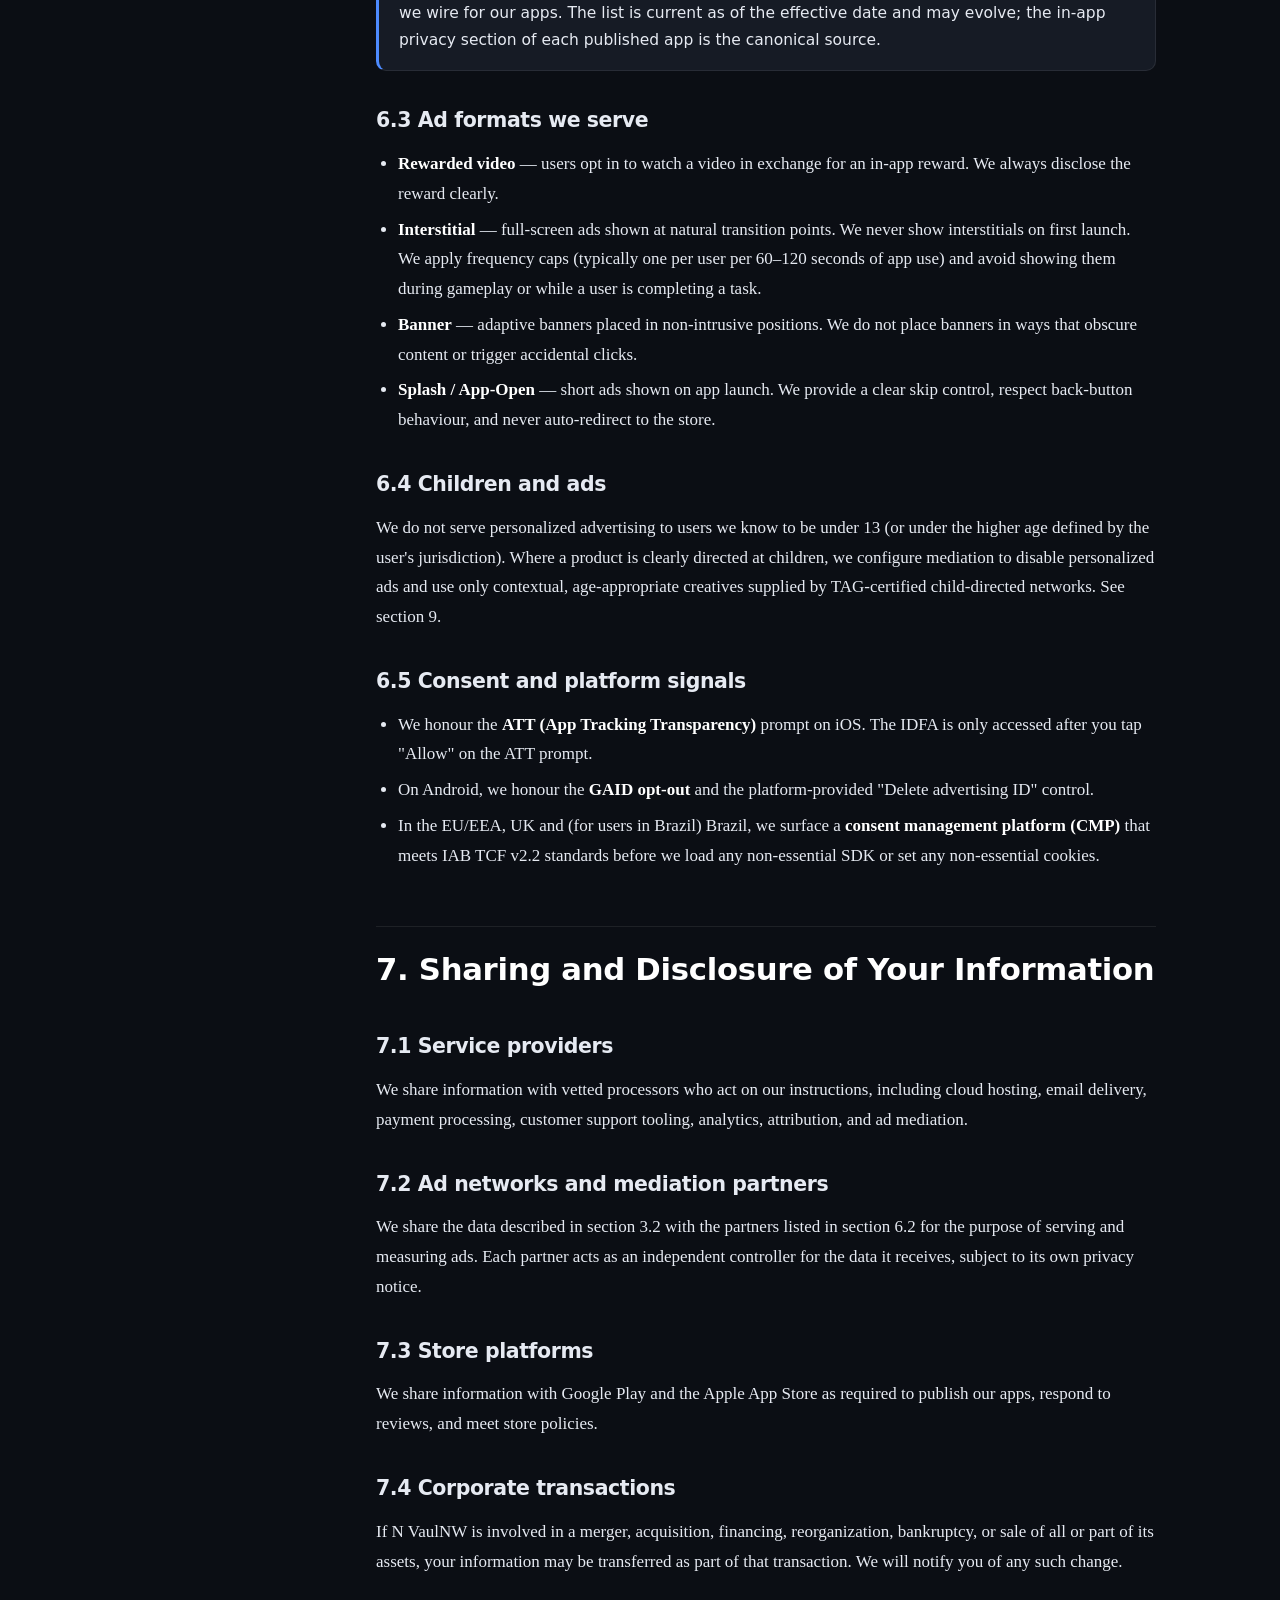
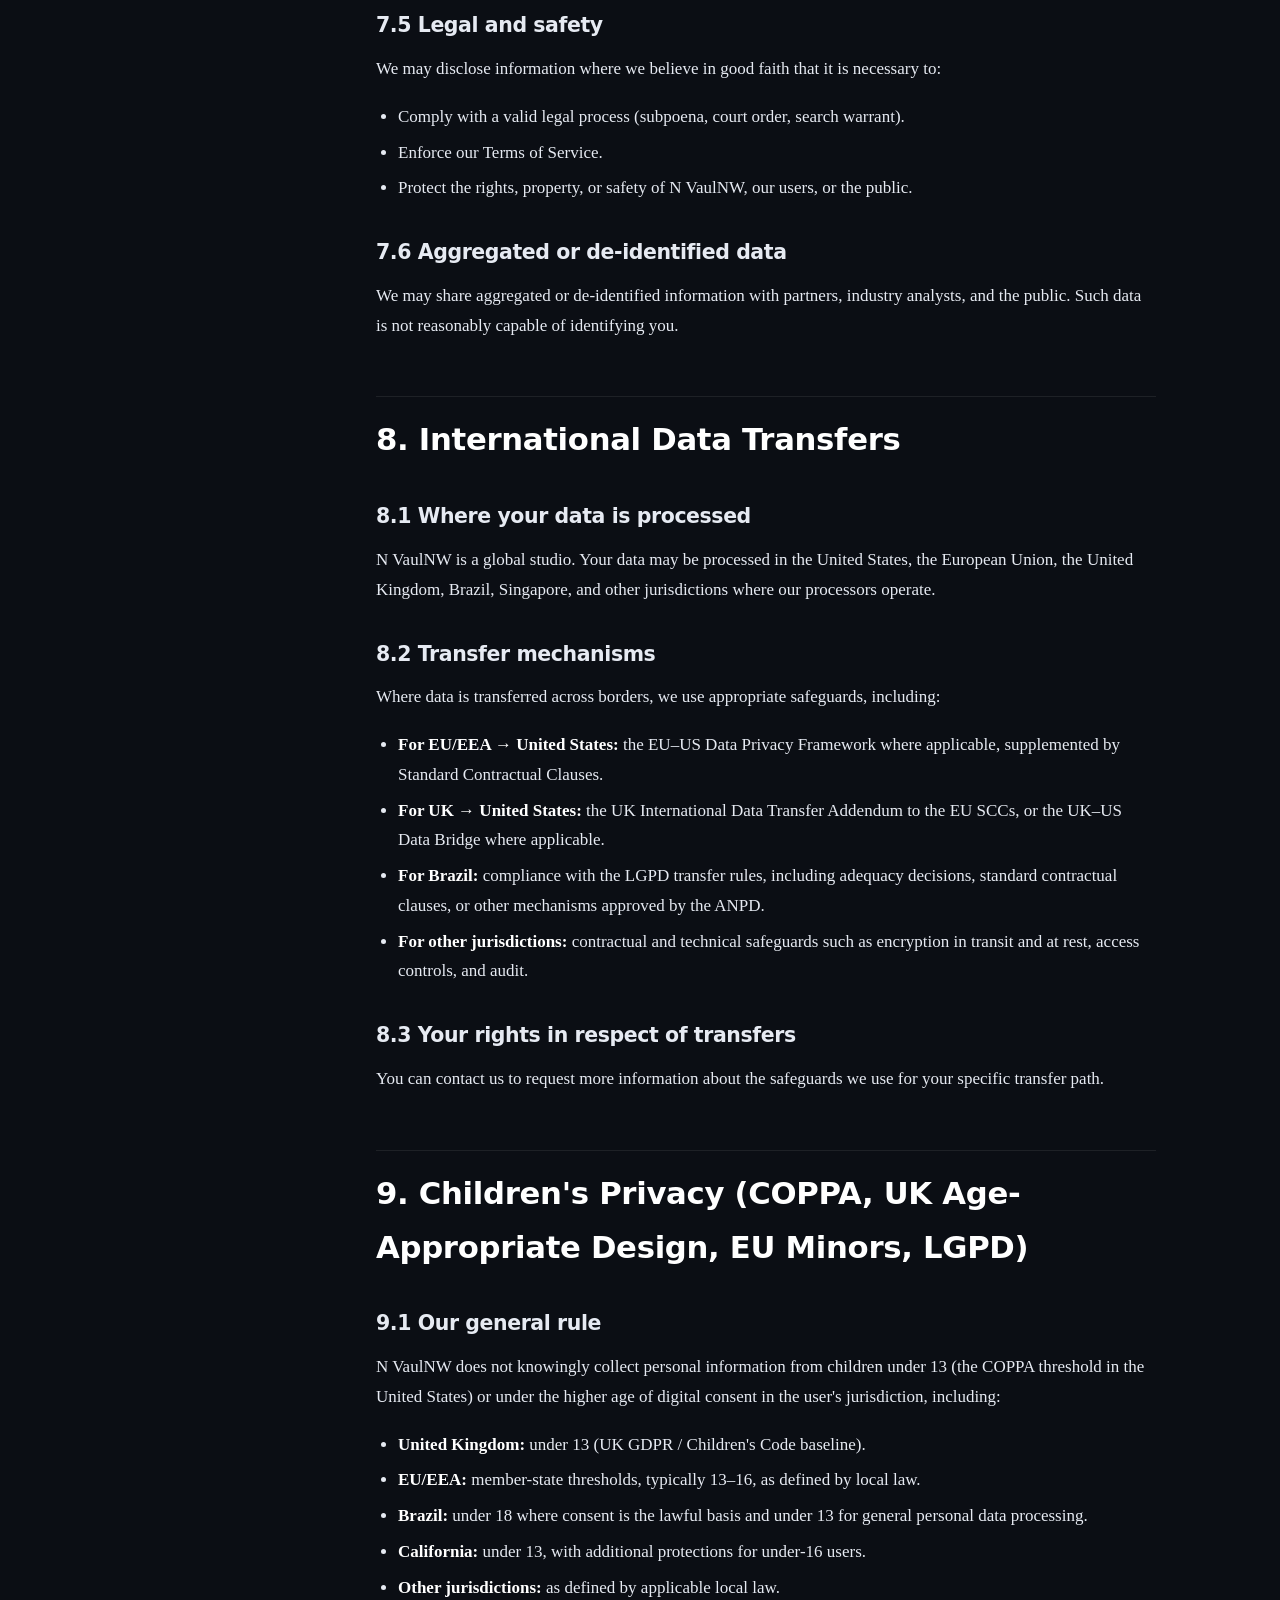
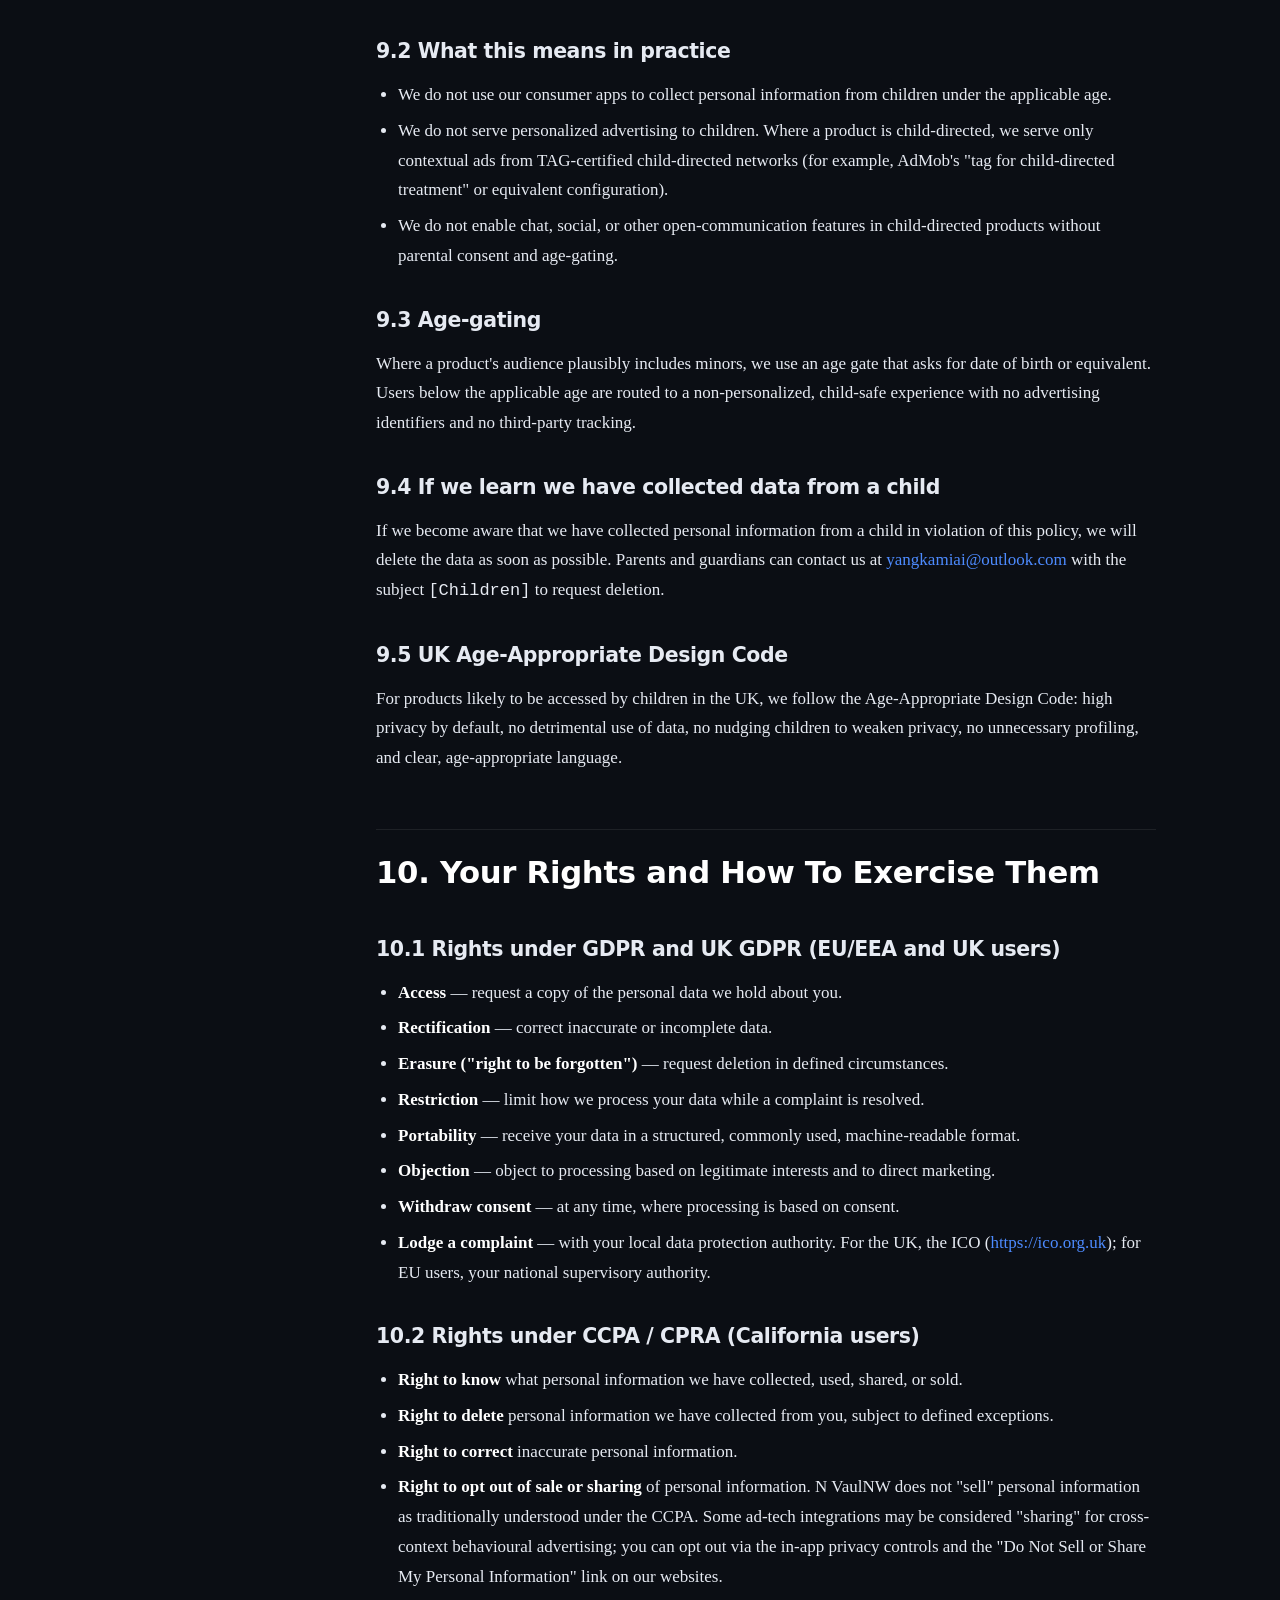
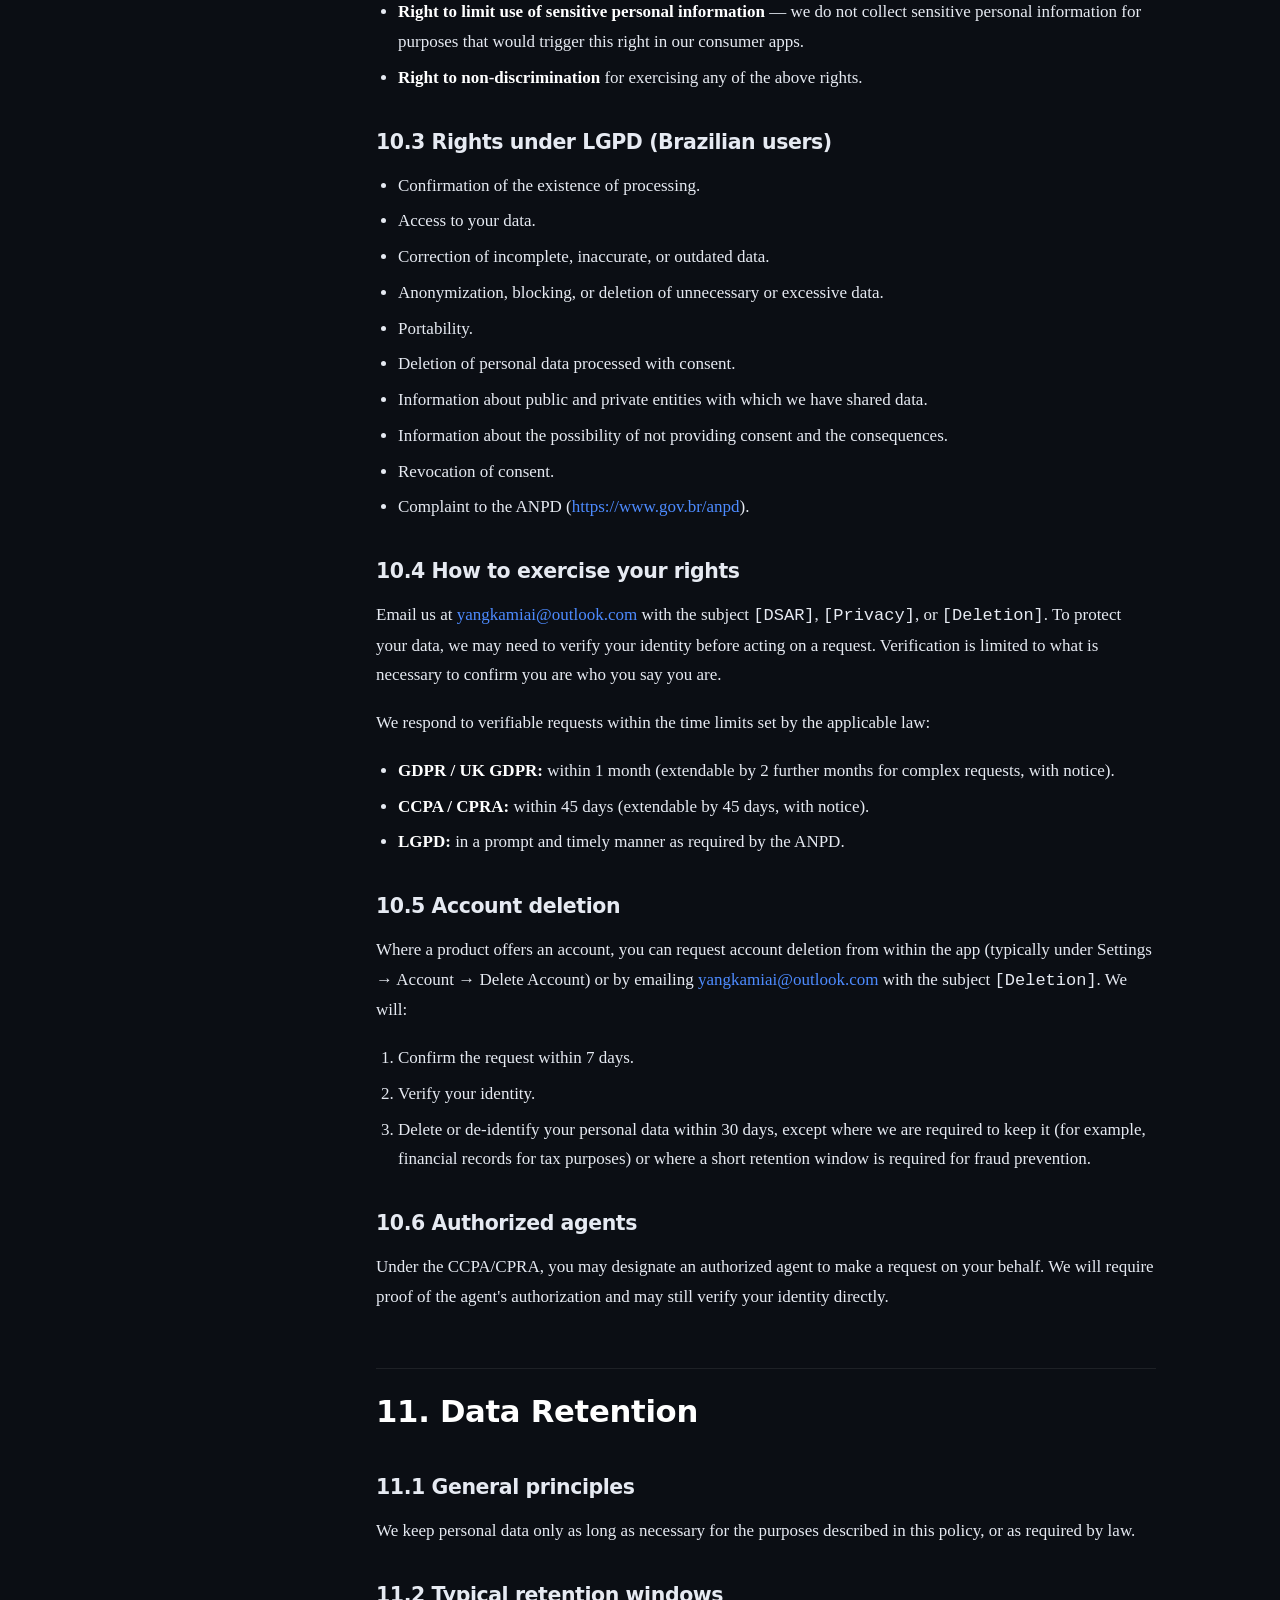
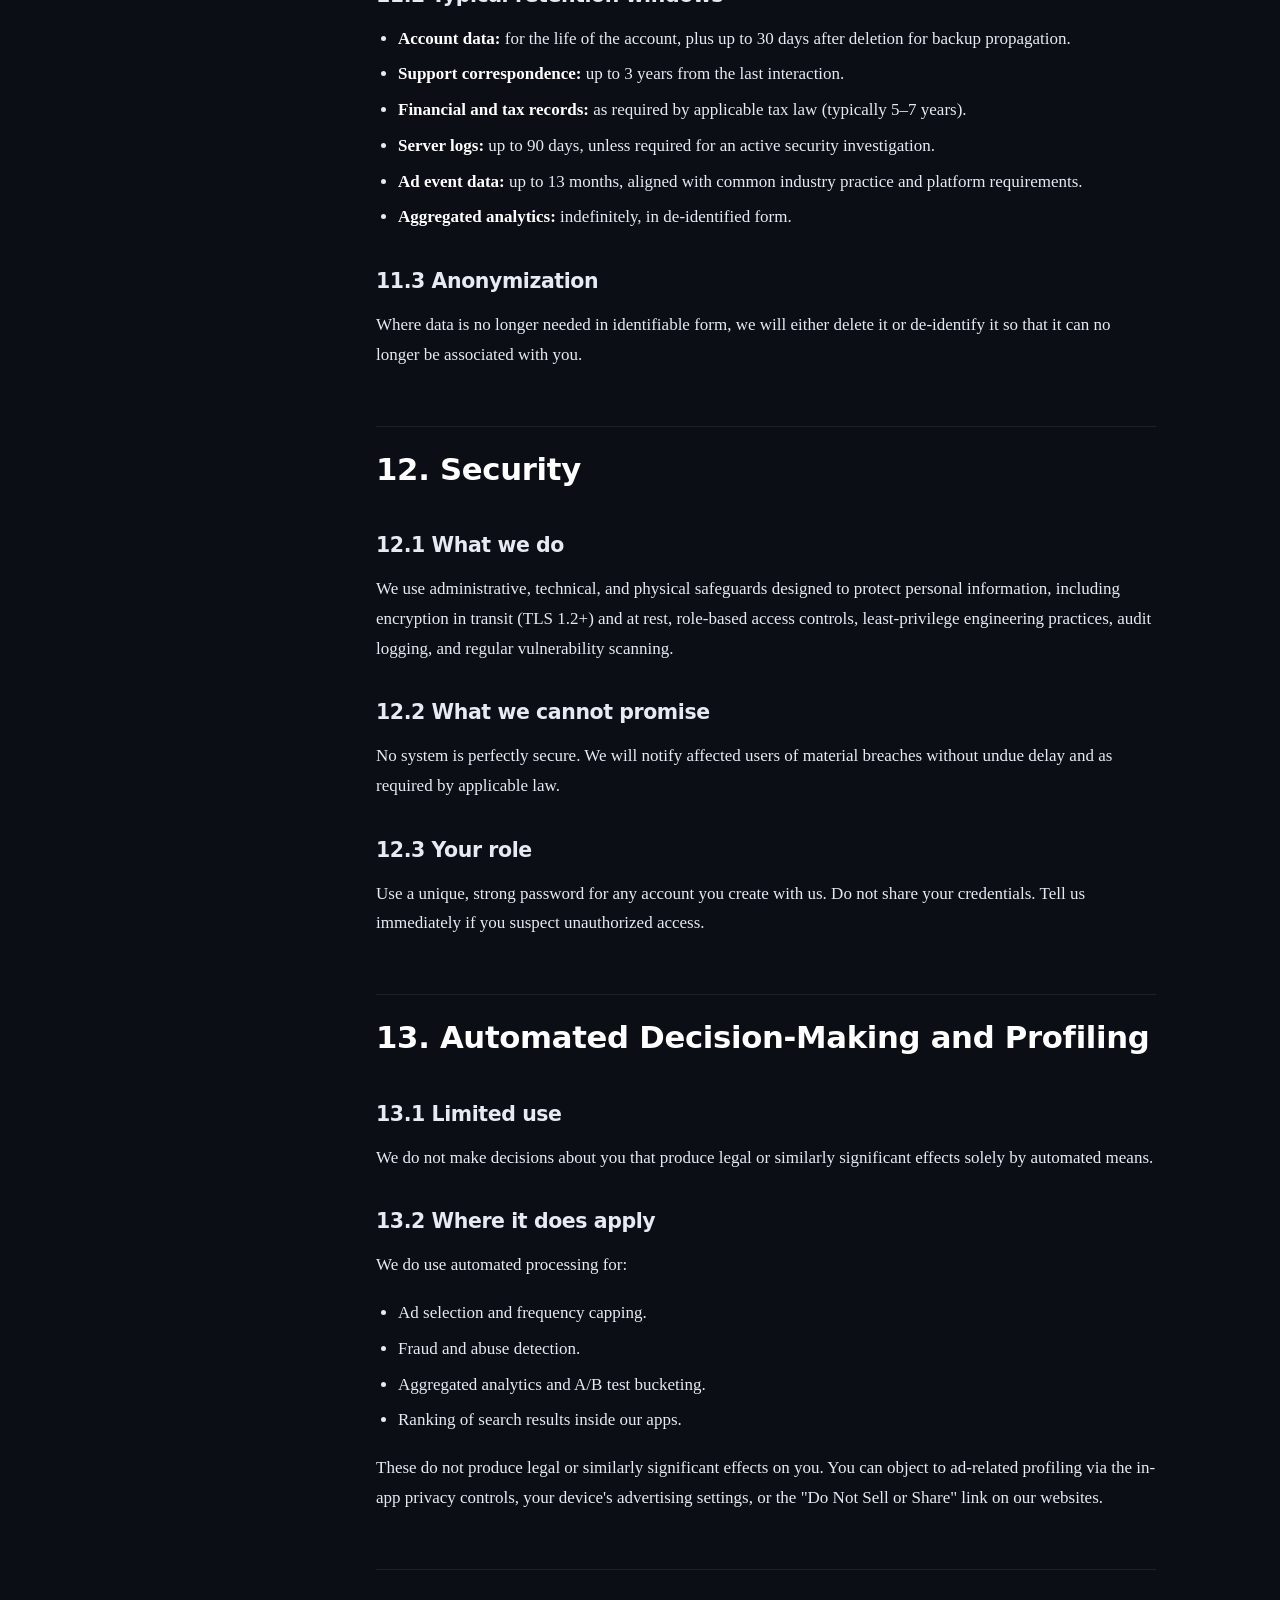
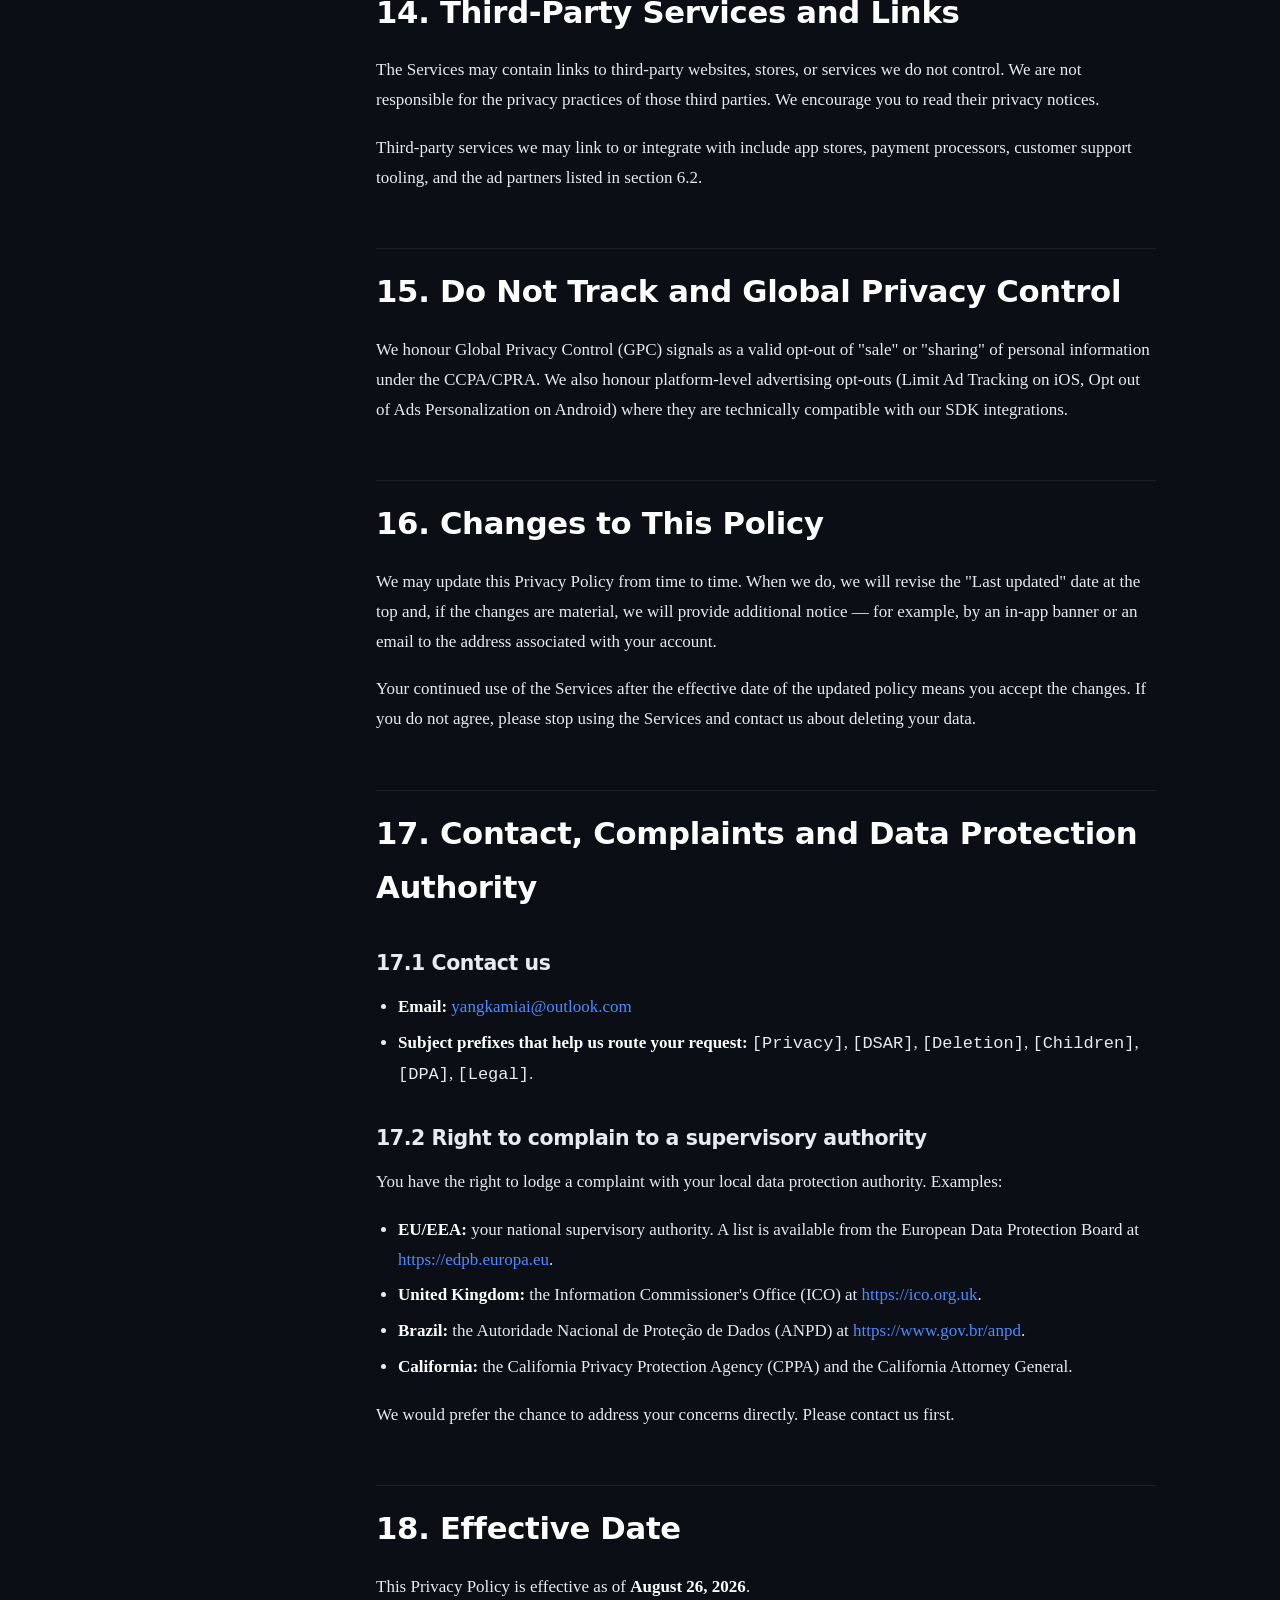
<file: privacy/index.html>
<!doctype html>
<html lang="en">
<head>
<meta charset="utf-8">
<title>Privacy Policy — N VaulNW</title>
<meta name="viewport" content="width=device-width, initial-scale=1">
<meta name="description" content="Privacy Policy of N VaulNW covering data collection, ad monetization, GDPR, CCPA, UK GDPR, LGPD, COPPA, user rights and contact details.">
<meta name="theme-color" content="#0B0E14">
<link rel="canonical" href="https://nvaulnw.com/privacy/">
<meta name="robots" content="index, follow">
<link rel="icon" type="image/svg+xml" href="../favicon.svg">
<meta property="og:type" content="website">
<meta property="og:site_name" content="N VaulNW Studio">
<meta property="og:title" content="Privacy Policy — N VaulNW">
<meta property="og:description" content="Privacy Policy of N VaulNW covering data collection, ad monetization, GDPR, CCPA, UK GDPR, LGPD, COPPA, user rights and contact details.">
<meta property="og:url" content="https://nvaulnw.com/privacy/">
<meta name="twitter:card" content="summary">
<meta name="twitter:title" content="Privacy Policy — N VaulNW">
<meta name="twitter:description" content="Privacy Policy of N VaulNW covering data collection, ad monetization and global privacy laws.">
<meta name="keywords" content="privacy policy, GDPR, CCPA, CPRA, LGPD, UK GDPR, COPPA, AdMob, ad mediation, data subject rights">
<link rel="stylesheet" href="../css/main.css">
<link rel="stylesheet" href="../css/animations.css">
<link rel="stylesheet" href="../css/responsive.css">
</head>
<body class="legal-page">

<a class="skip-link" href="#main">Skip to content</a>

<header class="topbar" role="banner">
  <div class="topbar__inner">
    <a class="brand" href="/home/" aria-label="N VaulNW — Home">
      <img src="../images/logo.svg" alt="N VaulNW studio" class="brand__logo" width="156" height="39">
    </a>
    <nav class="topnav" aria-label="Primary">
      <ul>
        <li><a href="/home/">Home</a></li>
        <li><a href="/services/">Services</a></li>
        <li><a href="/contact/">Contact Us</a></li>
        <li><a class="nav-cta" href="/contact/">Start a project</a></li>
      </ul>
    </nav>
    <button class="menu-toggle" type="button" aria-expanded="false" aria-controls="mobile-nav" aria-label="Open menu">
      <img src="../images/icons/icon-menu.svg" alt="" width="24" height="24">
    </button>
  </div>
</header>

<main id="main" class="legal">
  <div class="container">
    <div class="reveal" style="margin-bottom: 36px; max-width: 780px;">
      <span class="section__eyebrow">Legal</span>
      <h1 class="section__title" style="font-size: clamp(36px, 4.8vw, 60px);">Privacy Policy</h1>
    </div>

    <div class="legal__grid">
      <aside class="legal__toc reveal" aria-label="Table of contents">
        <h2>On this page</h2>
        <ol data-toc-list></ol>
      </aside>

      <article class="legal__body">

        <div class="legal__lead">
          <dl>
            <dt>Studio</dt>
            <dd>N VaulNW ("N VaulNW", "we", "us", "our")</dd>
            <dt>Contact email</dt>
            <dd><a href="mailto:yangkamiai@outlook.com">yangkamiai@outlook.com</a></dd>
            <dt>Effective date</dt>
            <dd>August 26, 2026</dd>
            <dt>Last updated</dt>
            <dd>August 26, 2026</dd>
          </dl>
        </div>

        <p>This Privacy Policy explains how N VaulNW collects, uses, discloses, and safeguards information when you use our websites, mobile applications, games, utility tools, and related services (together, the "Services"). It also explains the rights you have over your data and how to exercise them.</p>
        <p>By accessing or using the Services, you acknowledge that you have read and understood this Privacy Policy. If you do not agree with it, please do not use the Services.</p>

        <!-- 1 -->
        <h2 id="section-1">1. Who We Are and How To Reach Us</h2>
        <h3 id="section-1-1">1.1 Data controller</h3>
        <p>N VaulNW is the data controller for personal information collected through the Services, except where a specific product or integration names a different controller.</p>
        <h3 id="section-1-2">1.2 Contact</h3>
        <ul>
          <li><strong>Email:</strong> <a href="mailto:yangkamiai@outlook.com">yangkamiai@outlook.com</a></li>
          <li><strong>Subject prefixes that help us route your request:</strong> <code>[Privacy]</code>, <code>[DPA]</code>, <code>[DSAR]</code>, <code>[Deletion]</code>, <code>[Children]</code>, <code>[Legal]</code>.</li>
        </ul>
        <h3 id="section-1-3">1.3 Mailing address for formal correspondence</h3>
        <p>Available on request to verified legal counsel via the email above.</p>

        <!-- 2 -->
        <h2 id="section-2">2. Scope of This Policy</h2>
        <h3 id="section-2-1">2.1 What this policy covers</h3>
        <ul>
          <li>Our websites, including nvaulnw.com and any subdomains we operate.</li>
          <li>Our mobile applications and games published on Google Play and the Apple App Store.</li>
          <li>Our utility tools and management app suite.</li>
          <li>Our advertising, marketing and analytics activities linked to the above.</li>
          <li>Our B2B and B2C services, where N VaulNW is the data controller.</li>
        </ul>
        <h3 id="section-2-2">2.2 What this policy does not cover</h3>
        <ul>
          <li>Third-party websites, apps or services that we do not own or control, even if they are linked from our Services.</li>
          <li>Data you submit directly to an ad network, store, or other third party that we integrate with. Those parties have their own privacy notices, which we encourage you to read.</li>
        </ul>

        <!-- 3 -->
        <h2 id="section-3">3. Information We Collect</h2>
        <h3 id="section-3-1">3.1 Information you give us directly</h3>
        <ul>
          <li><strong>Account information:</strong> name, email, password (hashed), profile photo where you choose one.</li>
          <li><strong>Support and correspondence:</strong> messages you send us, attachments, and the contents of any meeting notes you share.</li>
          <li><strong>Payment and billing information:</strong> handled by our payment processors (for example, Stripe or Paddle). We do not store full card numbers on our servers.</li>
          <li><strong>User-generated content:</strong> feedback, reviews, ratings, and content you upload to features that allow it.</li>
        </ul>
        <h3 id="section-3-2">3.2 Information collected automatically</h3>
        <ul>
          <li><strong>Device and log data:</strong> IP address, device model, operating system and version, locale, time zone, language, app version, build number, install ID, and crash logs.</li>
          <li><strong>Usage data:</strong> screens viewed, features used, button taps, session length, retention and re-engagement events, in-app purchase events.</li>
          <li><strong>Approximate location:</strong> country, region, and city derived from IP address, unless you explicitly grant precise-location permission in an app.</li>
          <li><strong>Advertising identifiers:</strong> the Google Advertising ID (GAID) and the Apple Identifier for Advertisers (IDFA) where the relevant platform and your consent settings allow.</li>
          <li><strong>Cookies and similar technologies:</strong> on our websites, we use first-party cookies and equivalent local storage to remember preferences, run analytics, and (with your consent) measure advertising performance.</li>
        </ul>
        <h3 id="section-3-3">3.3 Information from third parties</h3>
        <ul>
          <li><strong>Ad networks and mediation partners:</strong> aggregated reporting, eCPM data, viewability and fraud signals.</li>
          <li><strong>Attribution and analytics partners:</strong> install attribution, in-app event attribution, and aggregated cohort data.</li>
          <li><strong>Store platforms:</strong> basic publisher-facing data from Google Play and the Apple App Store.</li>
        </ul>
        <h3 id="section-3-4">3.4 Information we do not collect by default</h3>
        <ul>
          <li>We do not collect information from children under 13 (or under the higher age defined by your jurisdiction, such as under 14 in parts of the EU/UK or under 18 in Brazil for certain processing). See section 9 for our children's data policy.</li>
          <li>We do not collect special categories of data (race, religion, health, sexual orientation, biometric data for the purpose of uniquely identifying you) through our consumer apps.</li>
          <li>We do not collect precise location from our consumer apps unless you grant explicit, in-app permission.</li>
        </ul>

        <!-- 4 -->
        <h2 id="section-4">4. How We Use Your Information (Lawful Basis)</h2>
        <h3 id="section-4-1">4.1 Purposes</h3>
        <ol>
          <li><strong>To provide and operate the Services</strong> — including account creation, authentication, in-app purchases, customer support, and the core functionality of each app or game.</li>
          <li><strong>To improve and develop the Services</strong> — including bug fixing, performance tuning, A/B testing, and feature research based on aggregated usage data.</li>
          <li><strong>To personalize your experience</strong> — remembering your preferences, language, and region, and (where applicable) recommending features or content.</li>
          <li><strong>To deliver advertising</strong> — selecting, serving and measuring ads through our ad networks and mediation stack, subject to your consent and the platform settings described in section 7.</li>
          <li><strong>To prevent fraud and abuse</strong> — detecting bots, click injection, install hijacking, and policy-violating behaviour.</li>
          <li><strong>To comply with legal obligations</strong> — responding to lawful requests, maintaining financial records, and meeting store, tax, and regulatory requirements.</li>
          <li><strong>To communicate with you</strong> — sending service messages, security alerts, and (where you have opted in) product updates and marketing.</li>
        </ol>
        <h3 id="section-4-2">4.2 Lawful basis under GDPR / UK GDPR</h3>
        <ul>
          <li><strong>Performance of a contract</strong> — for the service you have signed up for.</li>
          <li><strong>Legitimate interests</strong> — for security, fraud prevention, product analytics, and aggregated reporting, balanced against your rights and freedoms.</li>
          <li><strong>Consent</strong> — for non-essential cookies, advertising personalization, and any processing of personal data derived from advertising identifiers where the platform treats this as a consent event.</li>
          <li><strong>Legal obligation</strong> — for tax, accounting, and compliance with law enforcement.</li>
        </ul>
        <h3 id="section-4-3">4.3 Lawful basis under LGPD</h3>
        <p>We rely on the equivalent bases provided for in the Lei Geral de Proteção de Dados, including consent, legitimate interests, compliance with legal obligations, and the regular exercise of rights in legal proceedings.</p>
        <h3 id="section-4-4">4.4 Lawful basis under CCPA / CPRA</h3>
        <p>For California residents, the CCPA/CPRA framework applies. We do not "sell" or "share" personal information as those terms are defined under California law without your right to opt out. See section 10 for the rights you have under California law.</p>

        <!-- 5 -->
        <h2 id="section-5">5. Cookies, SDKs and Similar Technologies</h2>
        <h3 id="section-5-1">5.1 Cookies on our websites</h3>
        <p>We use:</p>
        <ul>
          <li><strong>Strictly necessary cookies</strong> — to keep you signed in and to remember your cookie preferences. These do not require consent.</li>
          <li><strong>Analytics cookies</strong> — to understand aggregate traffic patterns. Set only with your consent.</li>
          <li><strong>Advertising cookies</strong> — to measure campaign performance. Set only with your consent.</li>
        </ul>
        <h3 id="section-5-2">5.2 Mobile SDKs</h3>
        <p>In our apps we integrate SDKs from the partners listed in section 7. Each SDK may collect device and usage data as described in that partner's privacy notice and in this policy.</p>
        <h3 id="section-5-3">5.3 Your choices</h3>
        <ul>
          <li>Manage cookie preferences via the cookie banner or your browser settings.</li>
          <li>Reset or limit advertising identifiers via your device settings (Google "Ads" settings on Android; "Tracking" settings on iOS).</li>
          <li>Use in-app privacy controls where we surface them.</li>
        </ul>

        <!-- 6 -->
        <h2 id="section-6">6. Ad Monetization, Mediation and Ad Formats</h2>
        <h3 id="section-6-1">6.1 What we do</h3>
        <p>We monetize many of our consumer apps through advertising. Ads are served directly by us and through third-party ad networks and mediation platforms. We use a layered approach: a managed waterfall plus in-app bidding to maximize yield while respecting user experience and policy.</p>
        <h3 id="section-6-2">6.2 Ad networks and mediation partners we work with</h3>
        <p>We work with the following networks and mediation platforms. The list is current as of the effective date of this policy; an up-to-date list is also published in the privacy section of each app where it is required.</p>
        <ol>
          <li><strong>Google AdMob</strong> (Google LLC)</li>
          <li><strong>Google Ad Manager</strong> (Google LLC)</li>
          <li><strong>Meta Audience Network</strong> (Meta Platforms, Inc.)</li>
          <li><strong>Unity Ads</strong> (Unity Technologies)</li>
          <li><strong>AppLovin MAX</strong> (AppLovin Corporation)</li>
          <li><strong>ironSource</strong> (now part of Unity)</li>
          <li><strong>Pangle</strong> (ByteDance / TikTok)</li>
          <li><strong>Mintegral</strong> (Mintegral International)</li>
          <li><strong>InMobi</strong> (InMobi Technology Services)</li>
          <li><strong>Chartboost</strong> (now part of Zynga / Take-Two via Digital Turbine affiliates)</li>
          <li><strong>Vungle</strong> (now part of Liftoff)</li>
          <li><strong>Digital Turbine</strong> (Digital Turbine, Inc.)</li>
          <li><strong>AdColony</strong> (now part of Digital Turbine)</li>
          <li><strong>Tapjoy</strong> (Tapjoy, Inc.)</li>
          <li><strong>MyTarget</strong> (VK / Mail.ru Group)</li>
          <li><strong>Smaato</strong> (Smaato, Inc.)</li>
          <li><strong>Verizon Media / Yahoo</strong> (Yahoo Inc., now part of Verizon Media)</li>
          <li><strong>Start.io</strong> (Start.io Inc.)</li>
          <li><strong>Equativ</strong> (formerly Smart AdServer / SSPnet)</li>
          <li><strong>Mobvista</strong> (Mobvista Inc.)</li>
          <li><strong>Adikteev</strong> (Adikteev SA)</li>
        </ol>
        <div class="legal__callout legal__callout--brand">
          <strong>Key point — every ad network is named.</strong> The list above mirrors the live mediation stack we wire for our apps. The list is current as of the effective date and may evolve; the in-app privacy section of each published app is the canonical source.
        </div>
        <h3 id="section-6-3">6.3 Ad formats we serve</h3>
        <ul>
          <li><strong>Rewarded video</strong> — users opt in to watch a video in exchange for an in-app reward. We always disclose the reward clearly.</li>
          <li><strong>Interstitial</strong> — full-screen ads shown at natural transition points. We never show interstitials on first launch. We apply frequency caps (typically one per user per 60–120 seconds of app use) and avoid showing them during gameplay or while a user is completing a task.</li>
          <li><strong>Banner</strong> — adaptive banners placed in non-intrusive positions. We do not place banners in ways that obscure content or trigger accidental clicks.</li>
          <li><strong>Splash / App-Open</strong> — short ads shown on app launch. We provide a clear skip control, respect back-button behaviour, and never auto-redirect to the store.</li>
        </ul>
        <h3 id="section-6-4">6.4 Children and ads</h3>
        <p>We do not serve personalized advertising to users we know to be under 13 (or under the higher age defined by the user's jurisdiction). Where a product is clearly directed at children, we configure mediation to disable personalized ads and use only contextual, age-appropriate creatives supplied by TAG-certified child-directed networks. See section 9.</p>
        <h3 id="section-6-5">6.5 Consent and platform signals</h3>
        <ul>
          <li>We honour the <strong>ATT (App Tracking Transparency)</strong> prompt on iOS. The IDFA is only accessed after you tap "Allow" on the ATT prompt.</li>
          <li>On Android, we honour the <strong>GAID opt-out</strong> and the platform-provided "Delete advertising ID" control.</li>
          <li>In the EU/EEA, UK and (for users in Brazil) Brazil, we surface a <strong>consent management platform (CMP)</strong> that meets IAB TCF v2.2 standards before we load any non-essential SDK or set any non-essential cookies.</li>
        </ul>

        <!-- 7 -->
        <h2 id="section-7">7. Sharing and Disclosure of Your Information</h2>
        <h3 id="section-7-1">7.1 Service providers</h3>
        <p>We share information with vetted processors who act on our instructions, including cloud hosting, email delivery, payment processing, customer support tooling, analytics, attribution, and ad mediation.</p>
        <h3 id="section-7-2">7.2 Ad networks and mediation partners</h3>
        <p>We share the data described in section 3.2 with the partners listed in section 6.2 for the purpose of serving and measuring ads. Each partner acts as an independent controller for the data it receives, subject to its own privacy notice.</p>
        <h3 id="section-7-3">7.3 Store platforms</h3>
        <p>We share information with Google Play and the Apple App Store as required to publish our apps, respond to reviews, and meet store policies.</p>
        <h3 id="section-7-4">7.4 Corporate transactions</h3>
        <p>If N VaulNW is involved in a merger, acquisition, financing, reorganization, bankruptcy, or sale of all or part of its assets, your information may be transferred as part of that transaction. We will notify you of any such change.</p>
        <h3 id="section-7-5">7.5 Legal and safety</h3>
        <p>We may disclose information where we believe in good faith that it is necessary to:</p>
        <ul>
          <li>Comply with a valid legal process (subpoena, court order, search warrant).</li>
          <li>Enforce our Terms of Service.</li>
          <li>Protect the rights, property, or safety of N VaulNW, our users, or the public.</li>
        </ul>
        <h3 id="section-7-6">7.6 Aggregated or de-identified data</h3>
        <p>We may share aggregated or de-identified information with partners, industry analysts, and the public. Such data is not reasonably capable of identifying you.</p>

        <!-- 8 -->
        <h2 id="section-8">8. International Data Transfers</h2>
        <h3 id="section-8-1">8.1 Where your data is processed</h3>
        <p>N VaulNW is a global studio. Your data may be processed in the United States, the European Union, the United Kingdom, Brazil, Singapore, and other jurisdictions where our processors operate.</p>
        <h3 id="section-8-2">8.2 Transfer mechanisms</h3>
        <p>Where data is transferred across borders, we use appropriate safeguards, including:</p>
        <ul>
          <li><strong>For EU/EEA → United States:</strong> the EU–US Data Privacy Framework where applicable, supplemented by Standard Contractual Clauses.</li>
          <li><strong>For UK → United States:</strong> the UK International Data Transfer Addendum to the EU SCCs, or the UK–US Data Bridge where applicable.</li>
          <li><strong>For Brazil:</strong> compliance with the LGPD transfer rules, including adequacy decisions, standard contractual clauses, or other mechanisms approved by the ANPD.</li>
          <li><strong>For other jurisdictions:</strong> contractual and technical safeguards such as encryption in transit and at rest, access controls, and audit.</li>
        </ul>
        <h3 id="section-8-3">8.3 Your rights in respect of transfers</h3>
        <p>You can contact us to request more information about the safeguards we use for your specific transfer path.</p>

        <!-- 9 -->
        <h2 id="section-9">9. Children's Privacy (COPPA, UK Age-Appropriate Design, EU Minors, LGPD)</h2>
        <h3 id="section-9-1">9.1 Our general rule</h3>
        <p>N VaulNW does not knowingly collect personal information from children under 13 (the COPPA threshold in the United States) or under the higher age of digital consent in the user's jurisdiction, including:</p>
        <ul>
          <li><strong>United Kingdom:</strong> under 13 (UK GDPR / Children's Code baseline).</li>
          <li><strong>EU/EEA:</strong> member-state thresholds, typically 13–16, as defined by local law.</li>
          <li><strong>Brazil:</strong> under 18 where consent is the lawful basis and under 13 for general personal data processing.</li>
          <li><strong>California:</strong> under 13, with additional protections for under-16 users.</li>
          <li><strong>Other jurisdictions:</strong> as defined by applicable local law.</li>
        </ul>
        <h3 id="section-9-2">9.2 What this means in practice</h3>
        <ul>
          <li>We do not use our consumer apps to collect personal information from children under the applicable age.</li>
          <li>We do not serve personalized advertising to children. Where a product is child-directed, we serve only contextual ads from TAG-certified child-directed networks (for example, AdMob's "tag for child-directed treatment" or equivalent configuration).</li>
          <li>We do not enable chat, social, or other open-communication features in child-directed products without parental consent and age-gating.</li>
        </ul>
        <h3 id="section-9-3">9.3 Age-gating</h3>
        <p>Where a product's audience plausibly includes minors, we use an age gate that asks for date of birth or equivalent. Users below the applicable age are routed to a non-personalized, child-safe experience with no advertising identifiers and no third-party tracking.</p>
        <h3 id="section-9-4">9.4 If we learn we have collected data from a child</h3>
        <p>If we become aware that we have collected personal information from a child in violation of this policy, we will delete the data as soon as possible. Parents and guardians can contact us at <a href="mailto:yangkamiai@outlook.com">yangkamiai@outlook.com</a> with the subject <code>[Children]</code> to request deletion.</p>
        <h3 id="section-9-5">9.5 UK Age-Appropriate Design Code</h3>
        <p>For products likely to be accessed by children in the UK, we follow the Age-Appropriate Design Code: high privacy by default, no detrimental use of data, no nudging children to weaken privacy, no unnecessary profiling, and clear, age-appropriate language.</p>

        <!-- 10 -->
        <h2 id="section-10">10. Your Rights and How To Exercise Them</h2>
        <h3 id="section-10-1">10.1 Rights under GDPR and UK GDPR (EU/EEA and UK users)</h3>
        <ul>
          <li><strong>Access</strong> — request a copy of the personal data we hold about you.</li>
          <li><strong>Rectification</strong> — correct inaccurate or incomplete data.</li>
          <li><strong>Erasure ("right to be forgotten")</strong> — request deletion in defined circumstances.</li>
          <li><strong>Restriction</strong> — limit how we process your data while a complaint is resolved.</li>
          <li><strong>Portability</strong> — receive your data in a structured, commonly used, machine-readable format.</li>
          <li><strong>Objection</strong> — object to processing based on legitimate interests and to direct marketing.</li>
          <li><strong>Withdraw consent</strong> — at any time, where processing is based on consent.</li>
          <li><strong>Lodge a complaint</strong> — with your local data protection authority. For the UK, the ICO (<a href="https://ico.org.uk" rel="noopener" target="_blank">https://ico.org.uk</a>); for EU users, your national supervisory authority.</li>
        </ul>
        <h3 id="section-10-2">10.2 Rights under CCPA / CPRA (California users)</h3>
        <ul>
          <li><strong>Right to know</strong> what personal information we have collected, used, shared, or sold.</li>
          <li><strong>Right to delete</strong> personal information we have collected from you, subject to defined exceptions.</li>
          <li><strong>Right to correct</strong> inaccurate personal information.</li>
          <li><strong>Right to opt out of sale or sharing</strong> of personal information. N VaulNW does not "sell" personal information as traditionally understood under the CCPA. Some ad-tech integrations may be considered "sharing" for cross-context behavioural advertising; you can opt out via the in-app privacy controls and the "Do Not Sell or Share My Personal Information" link on our websites.</li>
          <li><strong>Right to limit use of sensitive personal information</strong> — we do not collect sensitive personal information for purposes that would trigger this right in our consumer apps.</li>
          <li><strong>Right to non-discrimination</strong> for exercising any of the above rights.</li>
        </ul>
        <h3 id="section-10-3">10.3 Rights under LGPD (Brazilian users)</h3>
        <ul>
          <li>Confirmation of the existence of processing.</li>
          <li>Access to your data.</li>
          <li>Correction of incomplete, inaccurate, or outdated data.</li>
          <li>Anonymization, blocking, or deletion of unnecessary or excessive data.</li>
          <li>Portability.</li>
          <li>Deletion of personal data processed with consent.</li>
          <li>Information about public and private entities with which we have shared data.</li>
          <li>Information about the possibility of not providing consent and the consequences.</li>
          <li>Revocation of consent.</li>
          <li>Complaint to the ANPD (<a href="https://www.gov.br/anpd" rel="noopener" target="_blank">https://www.gov.br/anpd</a>).</li>
        </ul>
        <h3 id="section-10-4">10.4 How to exercise your rights</h3>
        <p>Email us at <a href="mailto:yangkamiai@outlook.com">yangkamiai@outlook.com</a> with the subject <code>[DSAR]</code>, <code>[Privacy]</code>, or <code>[Deletion]</code>. To protect your data, we may need to verify your identity before acting on a request. Verification is limited to what is necessary to confirm you are who you say you are.</p>
        <p>We respond to verifiable requests within the time limits set by the applicable law:</p>
        <ul>
          <li><strong>GDPR / UK GDPR:</strong> within 1 month (extendable by 2 further months for complex requests, with notice).</li>
          <li><strong>CCPA / CPRA:</strong> within 45 days (extendable by 45 days, with notice).</li>
          <li><strong>LGPD:</strong> in a prompt and timely manner as required by the ANPD.</li>
        </ul>
        <h3 id="section-10-5">10.5 Account deletion</h3>
        <p>Where a product offers an account, you can request account deletion from within the app (typically under Settings → Account → Delete Account) or by emailing <a href="mailto:yangkamiai@outlook.com">yangkamiai@outlook.com</a> with the subject <code>[Deletion]</code>. We will:</p>
        <ol>
          <li>Confirm the request within 7 days.</li>
          <li>Verify your identity.</li>
          <li>Delete or de-identify your personal data within 30 days, except where we are required to keep it (for example, financial records for tax purposes) or where a short retention window is required for fraud prevention.</li>
        </ol>
        <h3 id="section-10-6">10.6 Authorized agents</h3>
        <p>Under the CCPA/CPRA, you may designate an authorized agent to make a request on your behalf. We will require proof of the agent's authorization and may still verify your identity directly.</p>

        <!-- 11 -->
        <h2 id="section-11">11. Data Retention</h2>
        <h3 id="section-11-1">11.1 General principles</h3>
        <p>We keep personal data only as long as necessary for the purposes described in this policy, or as required by law.</p>
        <h3 id="section-11-2">11.2 Typical retention windows</h3>
        <ul>
          <li><strong>Account data:</strong> for the life of the account, plus up to 30 days after deletion for backup propagation.</li>
          <li><strong>Support correspondence:</strong> up to 3 years from the last interaction.</li>
          <li><strong>Financial and tax records:</strong> as required by applicable tax law (typically 5–7 years).</li>
          <li><strong>Server logs:</strong> up to 90 days, unless required for an active security investigation.</li>
          <li><strong>Ad event data:</strong> up to 13 months, aligned with common industry practice and platform requirements.</li>
          <li><strong>Aggregated analytics:</strong> indefinitely, in de-identified form.</li>
        </ul>
        <h3 id="section-11-3">11.3 Anonymization</h3>
        <p>Where data is no longer needed in identifiable form, we will either delete it or de-identify it so that it can no longer be associated with you.</p>

        <!-- 12 -->
        <h2 id="section-12">12. Security</h2>
        <h3 id="section-12-1">12.1 What we do</h3>
        <p>We use administrative, technical, and physical safeguards designed to protect personal information, including encryption in transit (TLS 1.2+) and at rest, role-based access controls, least-privilege engineering practices, audit logging, and regular vulnerability scanning.</p>
        <h3 id="section-12-2">12.2 What we cannot promise</h3>
        <p>No system is perfectly secure. We will notify affected users of material breaches without undue delay and as required by applicable law.</p>
        <h3 id="section-12-3">12.3 Your role</h3>
        <p>Use a unique, strong password for any account you create with us. Do not share your credentials. Tell us immediately if you suspect unauthorized access.</p>

        <!-- 13 -->
        <h2 id="section-13">13. Automated Decision-Making and Profiling</h2>
        <h3 id="section-13-1">13.1 Limited use</h3>
        <p>We do not make decisions about you that produce legal or similarly significant effects solely by automated means.</p>
        <h3 id="section-13-2">13.2 Where it does apply</h3>
        <p>We do use automated processing for:</p>
        <ul>
          <li>Ad selection and frequency capping.</li>
          <li>Fraud and abuse detection.</li>
          <li>Aggregated analytics and A/B test bucketing.</li>
          <li>Ranking of search results inside our apps.</li>
        </ul>
        <p>These do not produce legal or similarly significant effects on you. You can object to ad-related profiling via the in-app privacy controls, your device's advertising settings, or the "Do Not Sell or Share" link on our websites.</p>

        <!-- 14 -->
        <h2 id="section-14">14. Third-Party Services and Links</h2>
        <p>The Services may contain links to third-party websites, stores, or services we do not control. We are not responsible for the privacy practices of those third parties. We encourage you to read their privacy notices.</p>
        <p>Third-party services we may link to or integrate with include app stores, payment processors, customer support tooling, and the ad partners listed in section 6.2.</p>

        <!-- 15 -->
        <h2 id="section-15">15. Do Not Track and Global Privacy Control</h2>
        <p>We honour Global Privacy Control (GPC) signals as a valid opt-out of "sale" or "sharing" of personal information under the CCPA/CPRA. We also honour platform-level advertising opt-outs (Limit Ad Tracking on iOS, Opt out of Ads Personalization on Android) where they are technically compatible with our SDK integrations.</p>

        <!-- 16 -->
        <h2 id="section-16">16. Changes to This Policy</h2>
        <p>We may update this Privacy Policy from time to time. When we do, we will revise the "Last updated" date at the top and, if the changes are material, we will provide additional notice — for example, by an in-app banner or an email to the address associated with your account.</p>
        <p>Your continued use of the Services after the effective date of the updated policy means you accept the changes. If you do not agree, please stop using the Services and contact us about deleting your data.</p>

        <!-- 17 -->
        <h2 id="section-17">17. Contact, Complaints and Data Protection Authority</h2>
        <h3 id="section-17-1">17.1 Contact us</h3>
        <ul>
          <li><strong>Email:</strong> <a href="mailto:yangkamiai@outlook.com">yangkamiai@outlook.com</a></li>
          <li><strong>Subject prefixes that help us route your request:</strong> <code>[Privacy]</code>, <code>[DSAR]</code>, <code>[Deletion]</code>, <code>[Children]</code>, <code>[DPA]</code>, <code>[Legal]</code>.</li>
        </ul>
        <h3 id="section-17-2">17.2 Right to complain to a supervisory authority</h3>
        <p>You have the right to lodge a complaint with your local data protection authority. Examples:</p>
        <ul>
          <li><strong>EU/EEA:</strong> your national supervisory authority. A list is available from the European Data Protection Board at <a href="https://edpb.europa.eu" rel="noopener" target="_blank">https://edpb.europa.eu</a>.</li>
          <li><strong>United Kingdom:</strong> the Information Commissioner's Office (ICO) at <a href="https://ico.org.uk" rel="noopener" target="_blank">https://ico.org.uk</a>.</li>
          <li><strong>Brazil:</strong> the Autoridade Nacional de Proteção de Dados (ANPD) at <a href="https://www.gov.br/anpd" rel="noopener" target="_blank">https://www.gov.br/anpd</a>.</li>
          <li><strong>California:</strong> the California Privacy Protection Agency (CPPA) and the California Attorney General.</li>
        </ul>
        <p>We would prefer the chance to address your concerns directly. Please contact us first.</p>

        <!-- 18 -->
        <h2 id="section-18">18. Effective Date</h2>
        <p>This Privacy Policy is effective as of <strong>August 26, 2026</strong>.</p>

        <p class="legal__updated"><em>End of Privacy Policy.</em></p>

      </article>
    </div>
  </div>
</main>

<footer class="site-foot" role="contentinfo">
  <div class="container">
    <div class="site-foot__grid">
      <div class="brand-block">
        <a class="brand" href="/home/" aria-label="N VaulNW home">
          <img src="../images/logo.svg" alt="N VaulNW studio" class="brand__logo" width="168" height="42">
        </a>
        <p>Apps, games, utility tools, and ad-monetized products — built in California, shipped worldwide.</p>
        <div class="socials" aria-label="Social media">
          <a href="https://play.google.com/store/apps/dev?id=novac_oss" aria-label="Google Play">
            <img src="../images/icons/icon-googleplay.svg" alt="">
          </a>
          <a href="https://apps.apple.com/developer/n-vaulnw-studio" aria-label="App Store">
            <img src="../images/icons/icon-appstore.svg" alt="">
          </a>
        </div>
      </div>
      <div>
        <h4>Pages</h4>
        <ul>
          <li><a href="/home/">Home</a></li>
          <li><a href="/services/">Services</a></li>
          <li><a href="/contact/">Contact Us</a></li>
        </ul>
      </div>
      <div>
        <h4>Legal</h4>
        <ul>
          <li><a href="/privacy/">Privacy Policy</a></li>
          <li><a href="/terms/">Terms of Service</a></li>
        </ul>
      </div>
      <div>
        <h4>Resources</h4>
        <div class="store-badges">
          <a href="https://play.google.com/store/apps/dev?id=novac_oss">
            <img src="../images/icons/icon-googleplay.svg" alt=""> Google Play
          </a>
          <a href="https://apps.apple.com/developer/n-vaulnw-studio">
            <img src="../images/icons/icon-appstore.svg" alt=""> App Store
          </a>
        </div>
      </div>
      <div>
        <h4>Stay in the loop</h4>
        <form class="newsletter" onsubmit="event.preventDefault(); window.location.href='mailto:yangkamiai@outlook.com?subject=Privacy%20inquiry';">
          <div class="newsletter__row">
            <input type="email" placeholder="you@company.com" aria-label="Email address" required>
            <button type="submit">Reach out</button>
          </div>
          <p class="newsletter__hint">Press to email our studio. We reply within one business day.</p>
        </form>
      </div>
    </div>
    <div class="site-foot__bottom">
      <p>© 2026 N VaulNW Studio. Business inquiries: <a href="mailto:yangkamiai@outlook.com">yangkamiai@outlook.com</a>.</p>
      <p>Built with ❤ in California.</p>
    </div>
  </div>
</footer>

<script src="../js/main.js" defer></script>
<script src="../js/animations.js" defer></script>
<script src="../js/components.js" defer></script>
</body>
</html>
</file>
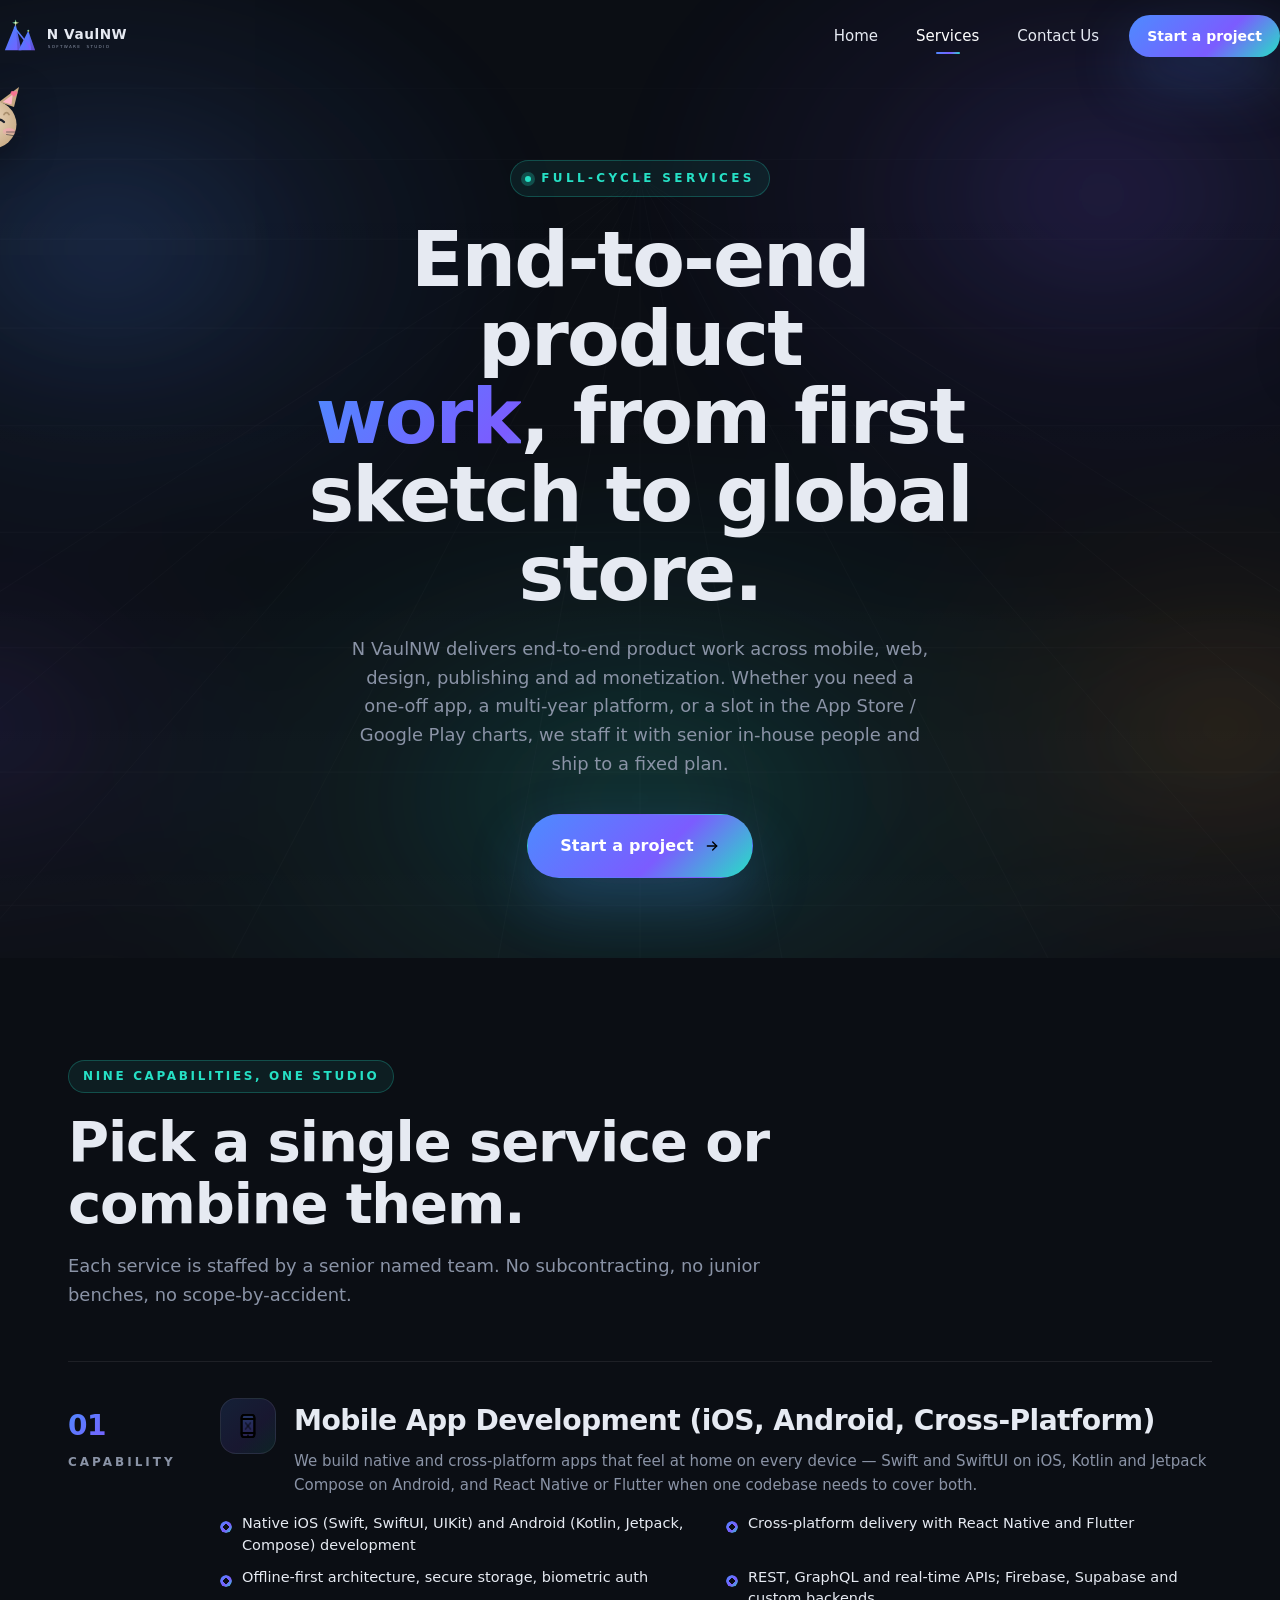
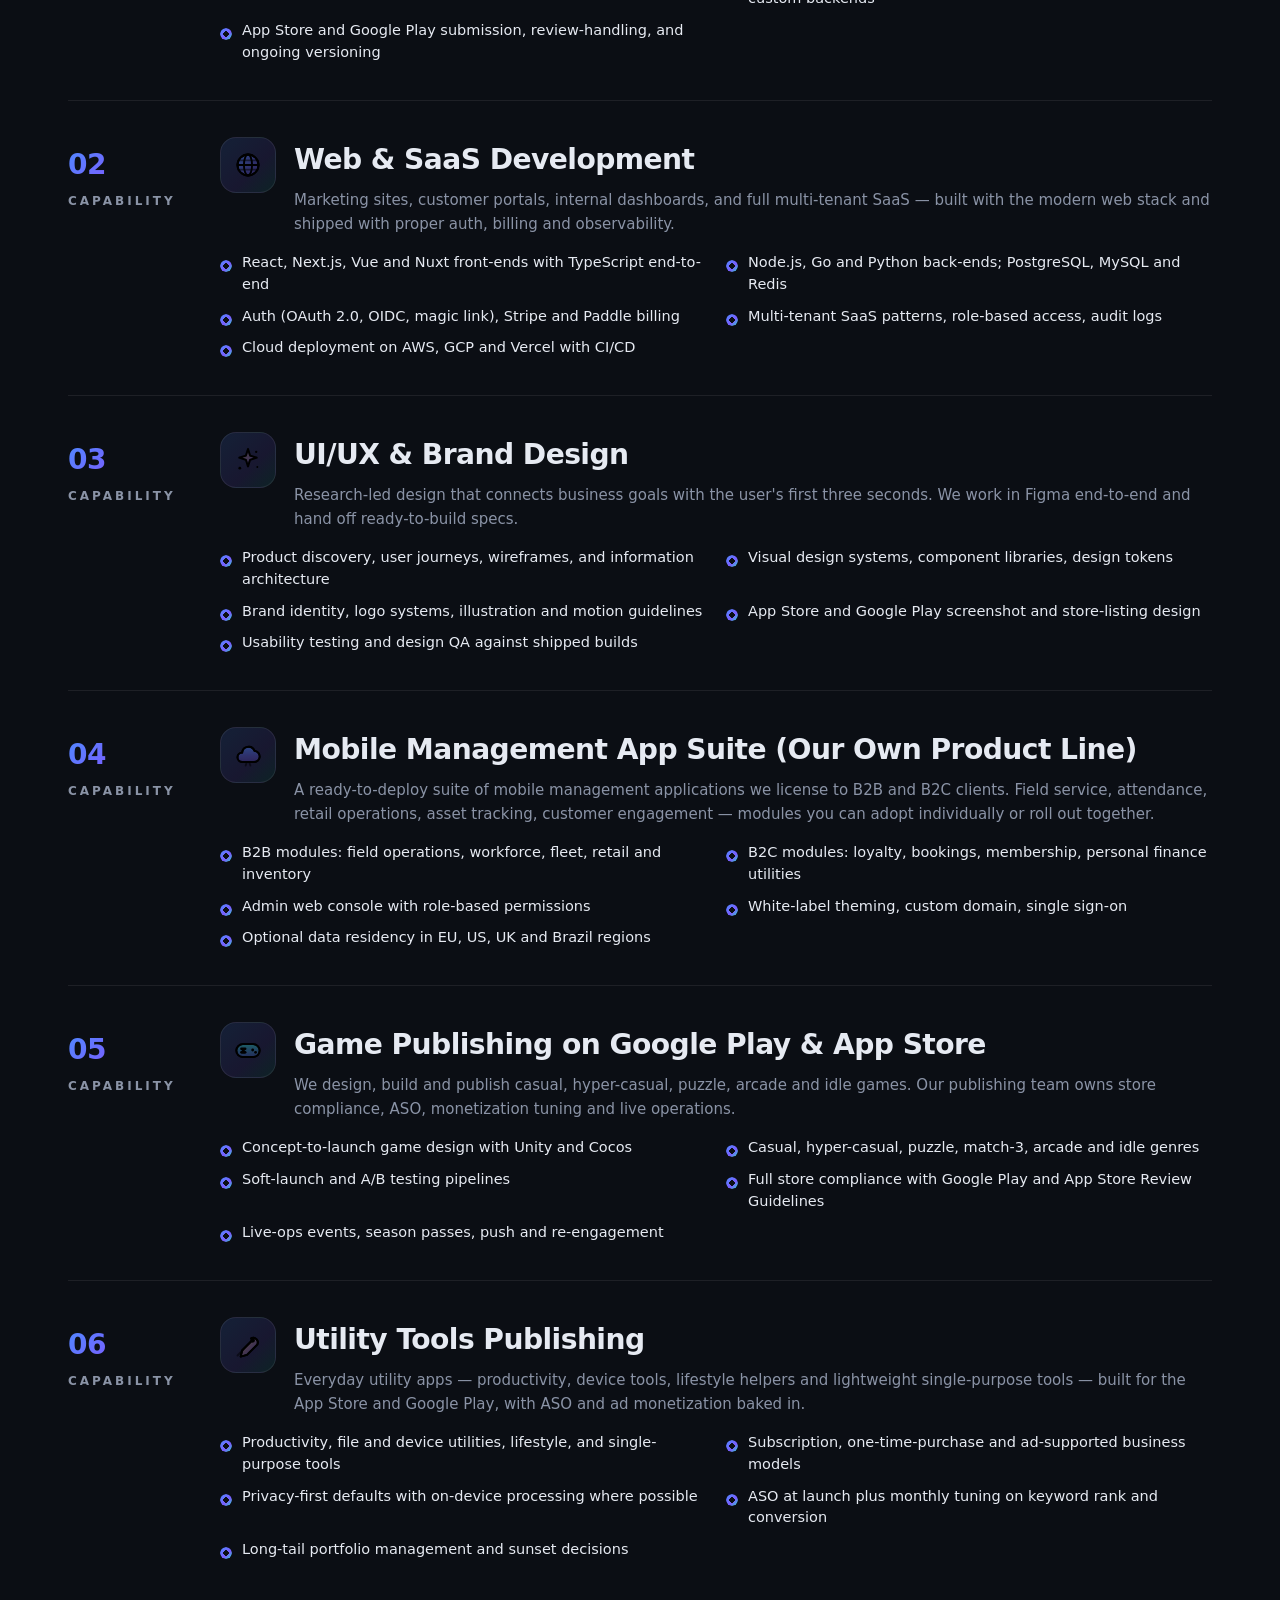
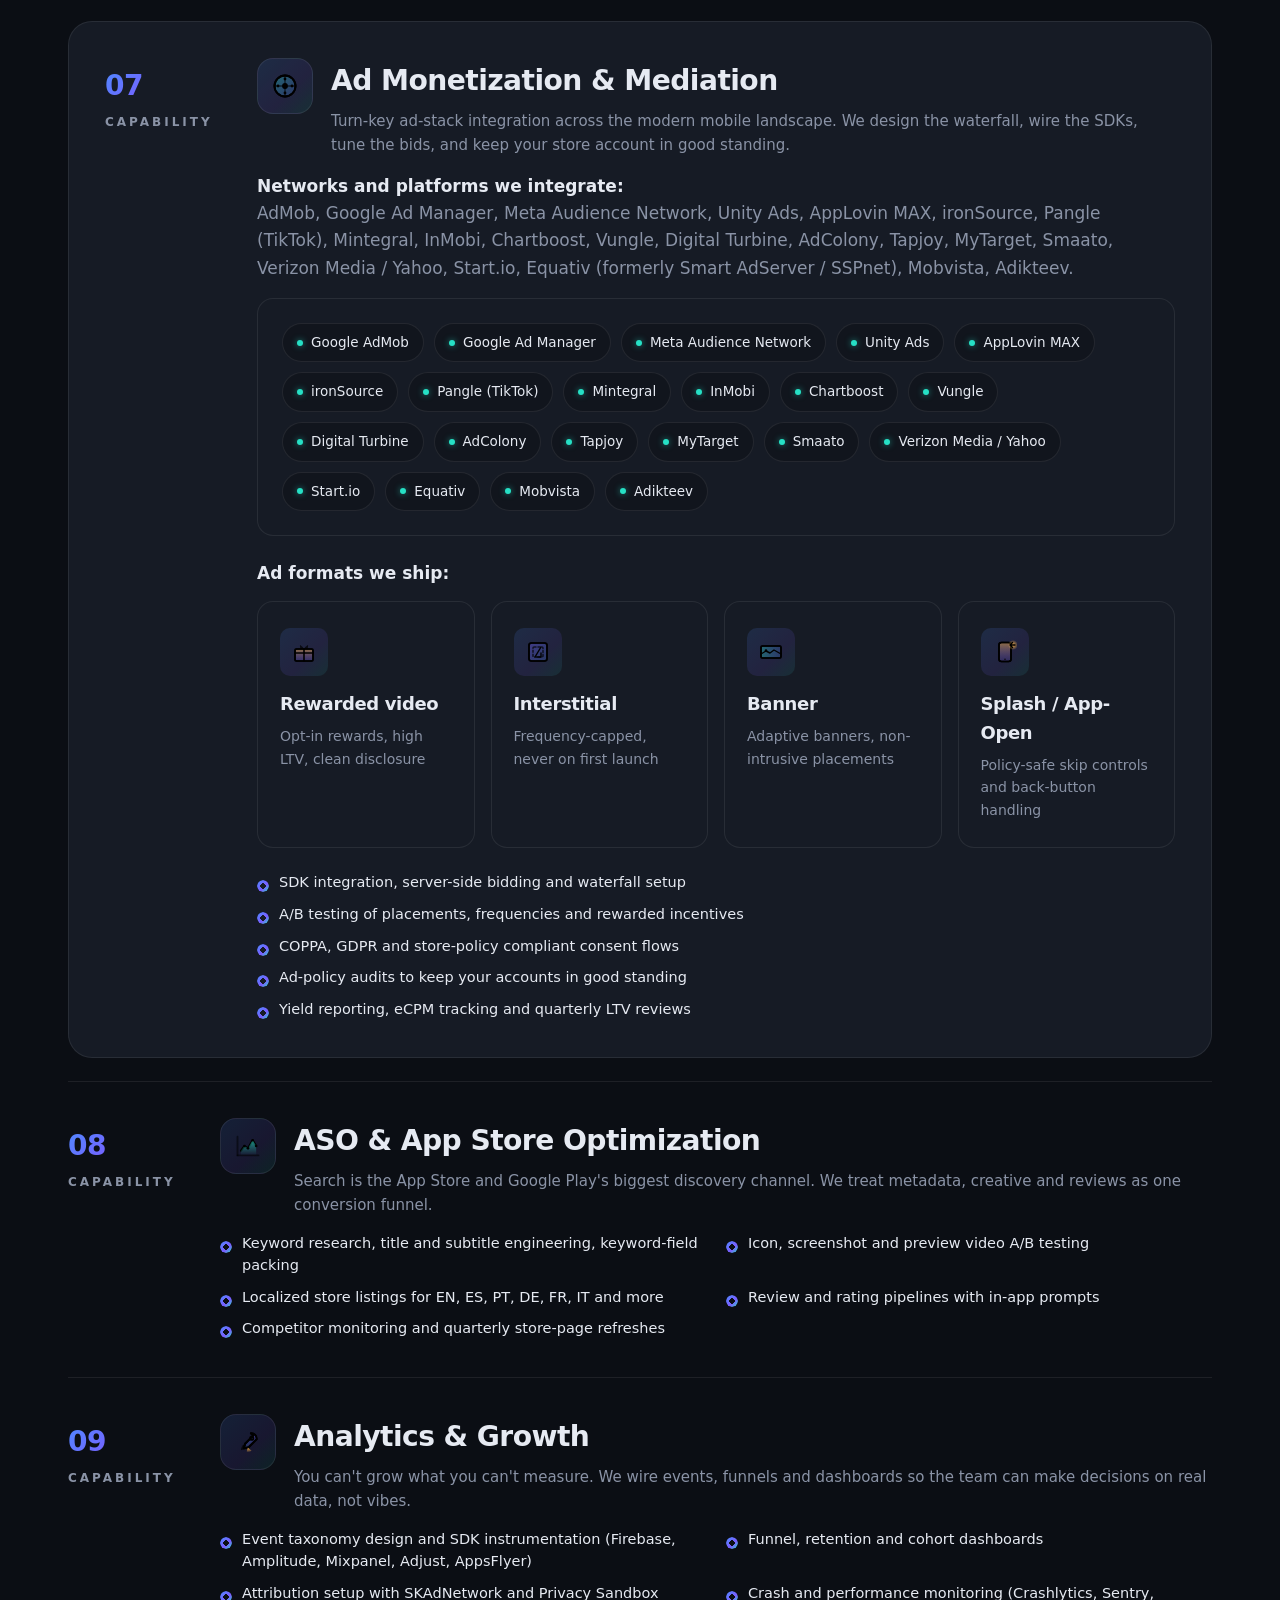
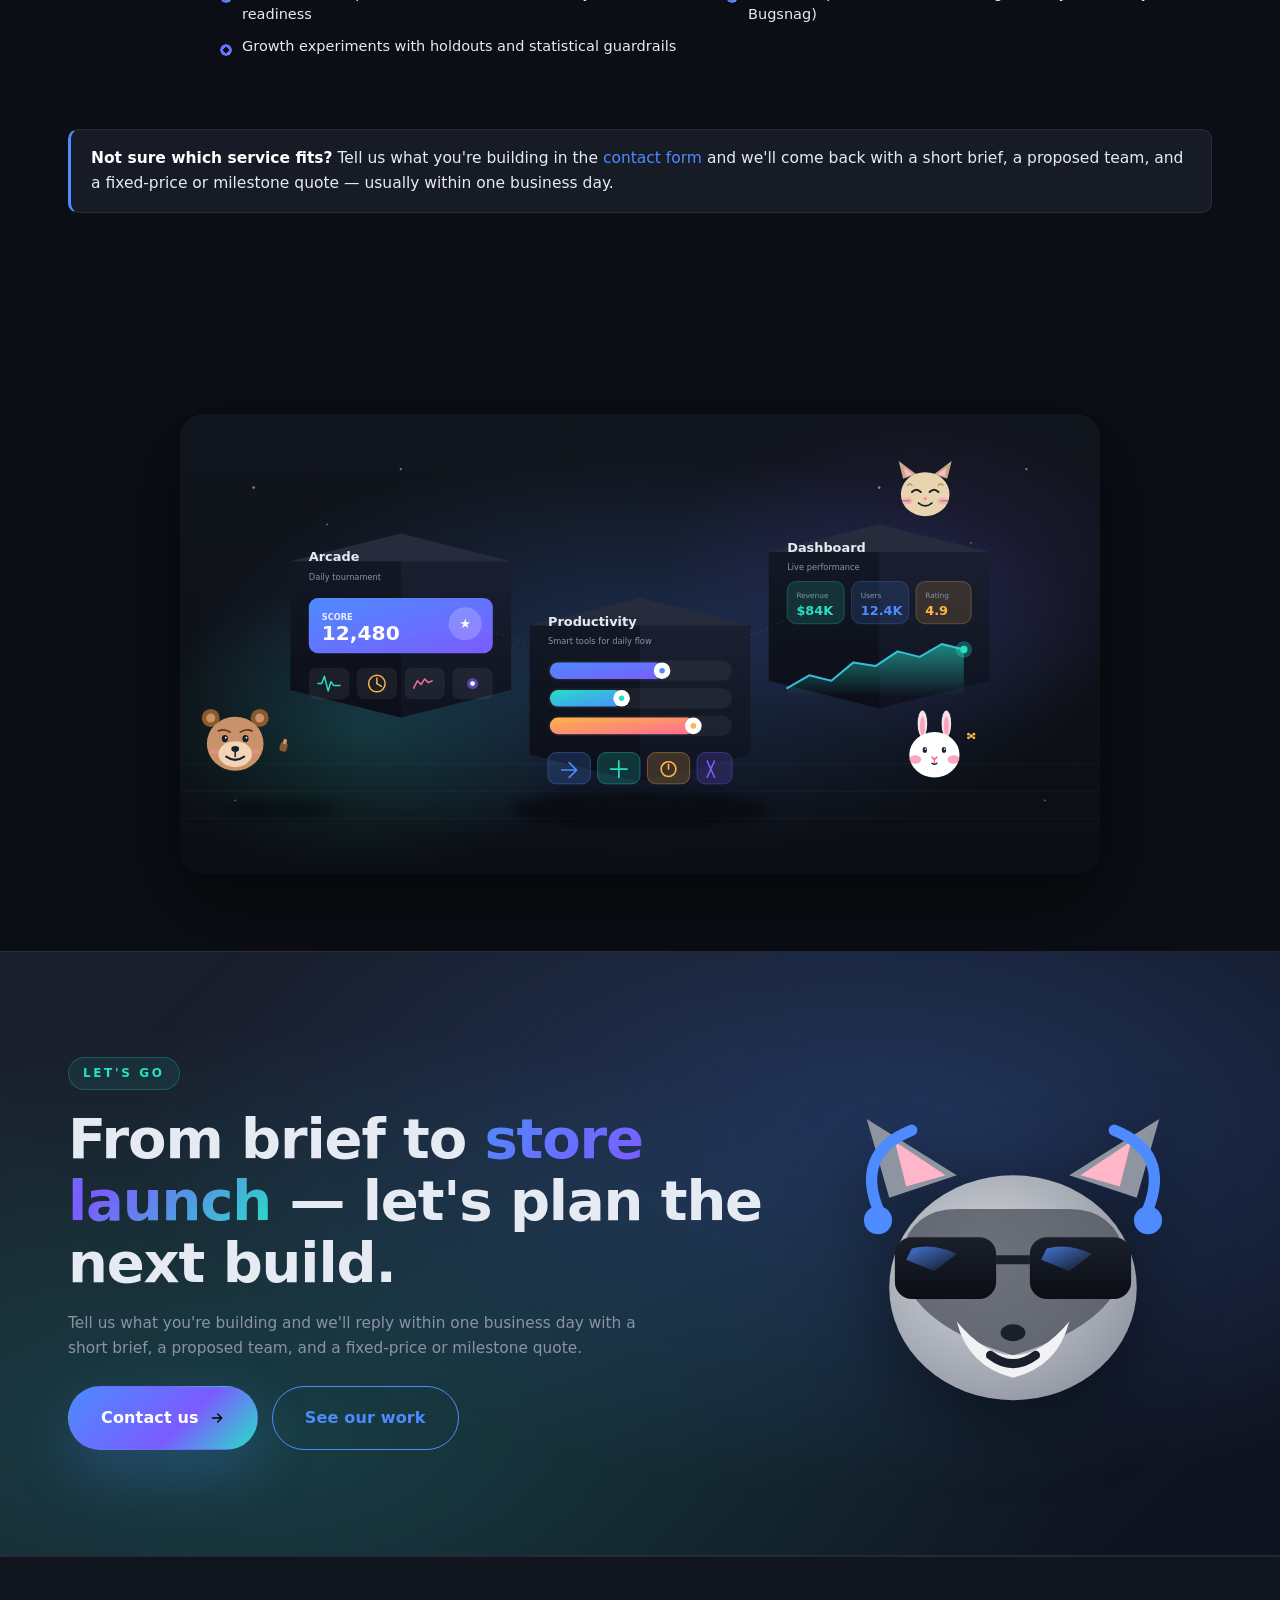
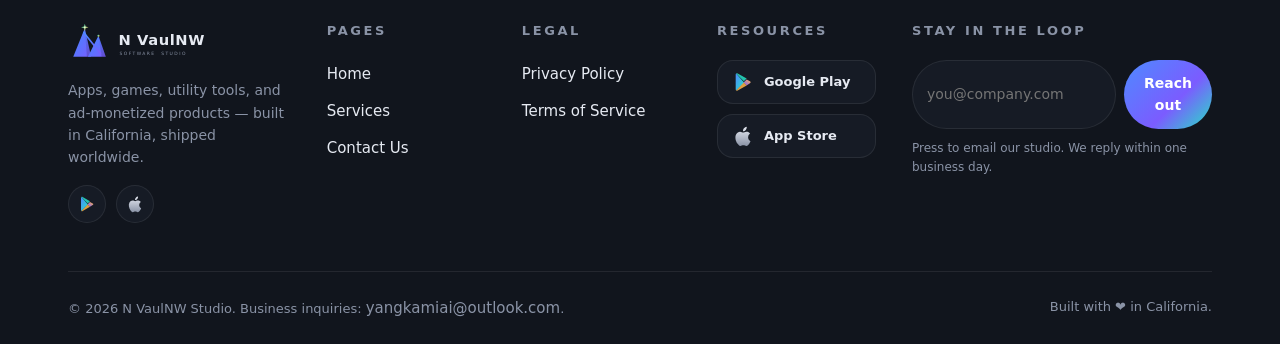
<file: services/index.html>
<!doctype html>
<html lang="en">
<head>
<meta charset="utf-8">
<title>Services — N VaulNW Studio</title>
<meta name="viewport" content="width=device-width, initial-scale=1">
<meta name="description" content="Full-cycle mobile, web, design, publishing, and ad-monetization services from N VaulNW. From first sketch to global store launch.">
<meta name="theme-color" content="#0B0E14">
<link rel="canonical" href="https://nvaulnw.com/services/">
<meta name="robots" content="index, follow">
<link rel="icon" type="image/svg+xml" href="../favicon.svg">
<meta property="og:type" content="website">
<meta property="og:site_name" content="N VaulNW Studio">
<meta property="og:title" content="Services — N VaulNW Studio">
<meta property="og:description" content="Full-cycle mobile, web, design, publishing, and ad-monetization services from N VaulNW.">
<meta property="og:url" content="https://nvaulnw.com/services/">
<meta property="og:image" content="https://nvaulnw.com/images/hero/services-collage.svg">
<meta name="twitter:card" content="summary_large_image">
<meta name="twitter:title" content="Services — N VaulNW Studio">
<meta name="twitter:description" content="Full-cycle mobile, web, design, publishing, and ad-monetization services.">
<meta name="twitter:image" content="https://nvaulnw.com/images/hero/services-collage.svg">
<meta name="keywords" content="mobile app development, cross-platform apps, UI UX design, AdMob mediation, ASO, game publishing, ad monetization, app management suite">
<link rel="stylesheet" href="../css/main.css">
<link rel="stylesheet" href="../css/animations.css">
<link rel="stylesheet" href="../css/responsive.css">
</head>
<body>

<a class="skip-link" href="#main">Skip to content</a>

<header class="topbar" role="banner">
  <div class="topbar__inner">
    <a class="brand" href="/home/" aria-label="N VaulNW — Home">
      <img src="../images/logo.svg" alt="N VaulNW studio" class="brand__logo" width="156" height="39">
    </a>
    <nav class="topnav" aria-label="Primary">
      <ul>
        <li><a href="/home/">Home</a></li>
        <li><a href="/services/">Services</a></li>
        <li><a href="/contact/">Contact Us</a></li>
        <li><a class="nav-cta" href="/contact/">Start a project</a></li>
      </ul>
    </nav>
    <button class="menu-toggle" type="button" aria-expanded="false" aria-controls="mobile-nav" aria-label="Open menu">
      <img src="../images/icons/icon-menu.svg" alt="" width="24" height="24">
    </button>
  </div>
</header>

<main id="main">

  <!-- ============== HERO ============== -->
  <section class="hero hero--compact" aria-labelledby="page-title">
    <div class="bg-layer bg-layer--grid" aria-hidden="true"><img src="../images/bg/bg-grid.svg" alt=""></div>
    <div class="bg-layer bg-layer--orbs" aria-hidden="true"><img src="../images/bg/bg-orbs.svg" alt=""></div>
    <div class="hero__mascots" aria-hidden="true">
      <img class="hero__mascot hero__mascot--1" src="../images/animals/cat-smile.svg" alt="">
      <img class="hero__mascot hero__mascot--3" src="../images/animals/fox-wink.svg" alt="">
    </div>
    <div class="container hero__inner">
      <div class="hero__copy">
        <span class="hero__eyebrow"><span class="dot" aria-hidden="true"></span>Full-cycle services</span>
        <h1 id="page-title">
          <span class="line"><span>End-to-end product</span></span>
          <span class="line"><span><span class="accent">work</span>, from first</span></span>
          <span class="line"><span>sketch to global store.</span></span>
        </h1>
        <p class="hero__sub">N VaulNW delivers end-to-end product work across mobile, web, design, publishing and ad monetization. Whether you need a one-off app, a multi-year platform, or a slot in the App Store / Google Play charts, we staff it with senior in-house people and ship to a fixed plan.</p>
        <div class="hero__ctas">
          <a class="btn btn-primary btn--lg" href="/contact/">
            <span>Start a project</span>
            <img class="btn__arrow" src="../images/icons/icon-arrow-right.svg" alt="">
          </a>
        </div>
      </div>
    </div>
  </section>

  <!-- ============== SERVICES LIST ============== -->
  <section class="section" aria-labelledby="services-title">
    <div class="container">
      <div class="section__head reveal">
        <span class="section__eyebrow">Nine capabilities, one studio</span>
        <h2 class="section__title" id="services-title">Pick a single service or combine them.</h2>
        <p class="section__lede">Each service is staffed by a senior named team. No subcontracting, no junior benches, no scope-by-accident.</p>
      </div>

      <div class="reveal-stagger">

        <!-- 1 -->
        <article class="service">
          <div class="service__index"><span>01</span>Capability</div>
          <div>
            <div class="service__head">
              <span class="service__icon"><img src="../images/icons/icon-mobile.svg" alt=""></span>
              <div>
                <h3>Mobile App Development (iOS, Android, Cross-Platform)</h3>
                <p>We build native and cross-platform apps that feel at home on every device — Swift and SwiftUI on iOS, Kotlin and Jetpack Compose on Android, and React Native or Flutter when one codebase needs to cover both.</p>
              </div>
            </div>
            <ul class="service__caps">
              <li>Native iOS (Swift, SwiftUI, UIKit) and Android (Kotlin, Jetpack, Compose) development</li>
              <li>Cross-platform delivery with React Native and Flutter</li>
              <li>Offline-first architecture, secure storage, biometric auth</li>
              <li>REST, GraphQL and real-time APIs; Firebase, Supabase and custom backends</li>
              <li>App Store and Google Play submission, review-handling, and ongoing versioning</li>
            </ul>
          </div>
        </article>

        <!-- 2 -->
        <article class="service">
          <div class="service__index"><span>02</span>Capability</div>
          <div>
            <div class="service__head">
              <span class="service__icon"><img src="../images/icons/icon-globe.svg" alt=""></span>
              <div>
                <h3>Web &amp; SaaS Development</h3>
                <p>Marketing sites, customer portals, internal dashboards, and full multi-tenant SaaS — built with the modern web stack and shipped with proper auth, billing and observability.</p>
              </div>
            </div>
            <ul class="service__caps">
              <li>React, Next.js, Vue and Nuxt front-ends with TypeScript end-to-end</li>
              <li>Node.js, Go and Python back-ends; PostgreSQL, MySQL and Redis</li>
              <li>Auth (OAuth 2.0, OIDC, magic link), Stripe and Paddle billing</li>
              <li>Multi-tenant SaaS patterns, role-based access, audit logs</li>
              <li>Cloud deployment on AWS, GCP and Vercel with CI/CD</li>
            </ul>
          </div>
        </article>

        <!-- 3 -->
        <article class="service">
          <div class="service__index"><span>03</span>Capability</div>
          <div>
            <div class="service__head">
              <span class="service__icon"><img src="../images/icons/icon-spark.svg" alt=""></span>
              <div>
                <h3>UI/UX &amp; Brand Design</h3>
                <p>Research-led design that connects business goals with the user's first three seconds. We work in Figma end-to-end and hand off ready-to-build specs.</p>
              </div>
            </div>
            <ul class="service__caps">
              <li>Product discovery, user journeys, wireframes, and information architecture</li>
              <li>Visual design systems, component libraries, design tokens</li>
              <li>Brand identity, logo systems, illustration and motion guidelines</li>
              <li>App Store and Google Play screenshot and store-listing design</li>
              <li>Usability testing and design QA against shipped builds</li>
            </ul>
          </div>
        </article>

        <!-- 4 -->
        <article class="service">
          <div class="service__index"><span>04</span>Capability</div>
          <div>
            <div class="service__head">
              <span class="service__icon"><img src="../images/icons/icon-cloud.svg" alt=""></span>
              <div>
                <h3>Mobile Management App Suite (Our Own Product Line)</h3>
                <p>A ready-to-deploy suite of mobile management applications we license to B2B and B2C clients. Field service, attendance, retail operations, asset tracking, customer engagement — modules you can adopt individually or roll out together.</p>
              </div>
            </div>
            <ul class="service__caps">
              <li>B2B modules: field operations, workforce, fleet, retail and inventory</li>
              <li>B2C modules: loyalty, bookings, membership, personal finance utilities</li>
              <li>Admin web console with role-based permissions</li>
              <li>White-label theming, custom domain, single sign-on</li>
              <li>Optional data residency in EU, US, UK and Brazil regions</li>
            </ul>
          </div>
        </article>

        <!-- 5 -->
        <article class="service">
          <div class="service__index"><span>05</span>Capability</div>
          <div>
            <div class="service__head">
              <span class="service__icon"><img src="../images/icons/icon-game.svg" alt=""></span>
              <div>
                <h3>Game Publishing on Google Play &amp; App Store</h3>
                <p>We design, build and publish casual, hyper-casual, puzzle, arcade and idle games. Our publishing team owns store compliance, ASO, monetization tuning and live operations.</p>
              </div>
            </div>
            <ul class="service__caps">
              <li>Concept-to-launch game design with Unity and Cocos</li>
              <li>Casual, hyper-casual, puzzle, match-3, arcade and idle genres</li>
              <li>Soft-launch and A/B testing pipelines</li>
              <li>Full store compliance with Google Play and App Store Review Guidelines</li>
              <li>Live-ops events, season passes, push and re-engagement</li>
            </ul>
          </div>
        </article>

        <!-- 6 -->
        <article class="service">
          <div class="service__index"><span>06</span>Capability</div>
          <div>
            <div class="service__head">
              <span class="service__icon"><img src="../images/icons/icon-tool.svg" alt=""></span>
              <div>
                <h3>Utility Tools Publishing</h3>
                <p>Everyday utility apps — productivity, device tools, lifestyle helpers and lightweight single-purpose tools — built for the App Store and Google Play, with ASO and ad monetization baked in.</p>
              </div>
            </div>
            <ul class="service__caps">
              <li>Productivity, file and device utilities, lifestyle, and single-purpose tools</li>
              <li>Subscription, one-time-purchase and ad-supported business models</li>
              <li>Privacy-first defaults with on-device processing where possible</li>
              <li>ASO at launch plus monthly tuning on keyword rank and conversion</li>
              <li>Long-tail portfolio management and sunset decisions</li>
            </ul>
          </div>
        </article>

        <!-- 7 AD-TECH CALLOUT -->
        <article class="service service--ad" id="ad-monetization">
          <div class="service__index"><span>07</span>Capability</div>
          <div>
            <div class="service__head">
              <span class="service__icon"><img src="../images/icons/icon-mediation.svg" alt=""></span>
              <div>
                <h3>Ad Monetization &amp; Mediation</h3>
                <p>Turn-key ad-stack integration across the modern mobile landscape. We design the waterfall, wire the SDKs, tune the bids, and keep your store account in good standing.</p>
              </div>
            </div>

            <p style="font-weight:600; margin-top: 8px; color: var(--ink);">Networks and platforms we integrate:</p>
            <p style="color: var(--ink-mute);">AdMob, Google Ad Manager, Meta Audience Network, Unity Ads, AppLovin MAX, ironSource, Pangle (TikTok), Mintegral, InMobi, Chartboost, Vungle, Digital Turbine, AdColony, Tapjoy, MyTarget, Smaato, Verizon Media / Yahoo, Start.io, Equativ (formerly Smart AdServer / SSPnet), Mobvista, Adikteev.</p>

            <div class="network-cloud" style="margin-top: 16px;">
              <span class="chip">Google AdMob</span>
              <span class="chip">Google Ad Manager</span>
              <span class="chip">Meta Audience Network</span>
              <span class="chip">Unity Ads</span>
              <span class="chip">AppLovin MAX</span>
              <span class="chip">ironSource</span>
              <span class="chip">Pangle (TikTok)</span>
              <span class="chip">Mintegral</span>
              <span class="chip">InMobi</span>
              <span class="chip">Chartboost</span>
              <span class="chip">Vungle</span>
              <span class="chip">Digital Turbine</span>
              <span class="chip">AdColony</span>
              <span class="chip">Tapjoy</span>
              <span class="chip">MyTarget</span>
              <span class="chip">Smaato</span>
              <span class="chip">Verizon Media / Yahoo</span>
              <span class="chip">Start.io</span>
              <span class="chip">Equativ</span>
              <span class="chip">Mobvista</span>
              <span class="chip">Adikteev</span>
            </div>

            <p style="font-weight:600; margin-top: 24px; color: var(--ink);">Ad formats we ship:</p>
            <div class="format-grid" style="margin-top: 14px;">
              <div class="format-card">
                <div class="format-card__icon"><img src="../images/icons/icon-reward.svg" alt=""></div>
                <h4>Rewarded video</h4>
                <p>Opt-in rewards, high LTV, clean disclosure</p>
              </div>
              <div class="format-card">
                <div class="format-card__icon"><img src="../images/icons/icon-interstitial.svg" alt=""></div>
                <h4>Interstitial</h4>
                <p>Frequency-capped, never on first launch</p>
              </div>
              <div class="format-card">
                <div class="format-card__icon"><img src="../images/icons/icon-banner.svg" alt=""></div>
                <h4>Banner</h4>
                <p>Adaptive banners, non-intrusive placements</p>
              </div>
              <div class="format-card">
                <div class="format-card__icon"><img src="../images/icons/icon-splash.svg" alt=""></div>
                <h4>Splash / App-Open</h4>
                <p>Policy-safe skip controls and back-button handling</p>
              </div>
            </div>

            <ul class="service__caps" style="margin-top: 24px;">
              <li>SDK integration, server-side bidding and waterfall setup</li>
              <li>A/B testing of placements, frequencies and rewarded incentives</li>
              <li>COPPA, GDPR and store-policy compliant consent flows</li>
              <li>Ad-policy audits to keep your accounts in good standing</li>
              <li>Yield reporting, eCPM tracking and quarterly LTV reviews</li>
            </ul>
          </div>
        </article>

        <!-- 8 -->
        <article class="service">
          <div class="service__index"><span>08</span>Capability</div>
          <div>
            <div class="service__head">
              <span class="service__icon"><img src="../images/icons/icon-chart.svg" alt=""></span>
              <div>
                <h3>ASO &amp; App Store Optimization</h3>
                <p>Search is the App Store and Google Play's biggest discovery channel. We treat metadata, creative and reviews as one conversion funnel.</p>
              </div>
            </div>
            <ul class="service__caps">
              <li>Keyword research, title and subtitle engineering, keyword-field packing</li>
              <li>Icon, screenshot and preview video A/B testing</li>
              <li>Localized store listings for EN, ES, PT, DE, FR, IT and more</li>
              <li>Review and rating pipelines with in-app prompts</li>
              <li>Competitor monitoring and quarterly store-page refreshes</li>
            </ul>
          </div>
        </article>

        <!-- 9 -->
        <article class="service">
          <div class="service__index"><span>09</span>Capability</div>
          <div>
            <div class="service__head">
              <span class="service__icon"><img src="../images/icons/icon-rocket.svg" alt=""></span>
              <div>
                <h3>Analytics &amp; Growth</h3>
                <p>You can't grow what you can't measure. We wire events, funnels and dashboards so the team can make decisions on real data, not vibes.</p>
              </div>
            </div>
            <ul class="service__caps">
              <li>Event taxonomy design and SDK instrumentation (Firebase, Amplitude, Mixpanel, Adjust, AppsFlyer)</li>
              <li>Funnel, retention and cohort dashboards</li>
              <li>Attribution setup with SKAdNetwork and Privacy Sandbox readiness</li>
              <li>Crash and performance monitoring (Crashlytics, Sentry, Bugsnag)</li>
              <li>Growth experiments with holdouts and statistical guardrails</li>
            </ul>
          </div>
        </article>

      </div>

      <div class="legal__callout reveal" style="margin-top: 36px;">
        <strong>Not sure which service fits?</strong> Tell us what you're building in the <a href="/contact/">contact form</a> and we'll come back with a short brief, a proposed team, and a fixed-price or milestone quote — usually within one business day.
      </div>
    </div>
  </section>

  <!-- ============== COLLAGE / DIVIDER ============== -->
  <section class="section section--tight" aria-label="Capabilities collage">
    <div class="container">
      <div class="reveal" style="text-align: center; max-width: 920px; margin: 0 auto;">
        <img src="../images/hero/services-collage.svg" alt="A collage of phones, tablets, charts and game controllers illustrating the N VaulNW product range" loading="lazy" style="border-radius: var(--radius-lg); margin: 0 auto; box-shadow: var(--shadow-3);">
      </div>
    </div>
  </section>

  <!-- ============== CTA ============== -->
  <section class="cta-band" aria-labelledby="cta-title">
    <div class="container">
      <div class="cta-band__inner">
        <div>
          <span class="section__eyebrow">Let's go</span>
          <h2 id="cta-title">From brief to <span class="gradient-text">store launch</span> — let's plan the next build.</h2>
          <p>Tell us what you're building and we'll reply within one business day with a short brief, a proposed team, and a fixed-price or milestone quote.</p>
          <div class="cta-band__actions">
            <a class="btn btn-primary btn--lg" href="/contact/">
              <span>Contact us</span>
              <img class="btn__arrow" src="../images/icons/icon-arrow-right.svg" alt="">
            </a>
            <a class="btn btn-secondary btn--lg" href="/home/">See our work</a>
          </div>
        </div>
        <div class="cta-band__art" aria-hidden="true">
          <img src="../images/animals/raccoon-cool.svg" alt="">
        </div>
      </div>
    </div>
  </section>

</main>

<footer class="site-foot" role="contentinfo">
  <div class="container">
    <div class="site-foot__grid">
      <div class="brand-block">
        <a class="brand" href="/home/" aria-label="N VaulNW home">
          <img src="../images/logo.svg" alt="N VaulNW studio" class="brand__logo" width="168" height="42">
        </a>
        <p>Apps, games, utility tools, and ad-monetized products — built in California, shipped worldwide.</p>
        <div class="socials" aria-label="Social media">
          <a href="https://play.google.com/store/apps/dev?id=novac_oss" aria-label="Google Play">
            <img src="../images/icons/icon-googleplay.svg" alt="">
          </a>
          <a href="https://apps.apple.com/developer/n-vaulnw-studio" aria-label="App Store">
            <img src="../images/icons/icon-appstore.svg" alt="">
          </a>
        </div>
      </div>
      <div>
        <h4>Pages</h4>
        <ul>
          <li><a href="/home/">Home</a></li>
          <li><a href="/services/">Services</a></li>
          <li><a href="/contact/">Contact Us</a></li>
        </ul>
      </div>
      <div>
        <h4>Legal</h4>
        <ul>
          <li><a href="/privacy/">Privacy Policy</a></li>
          <li><a href="/terms/">Terms of Service</a></li>
        </ul>
      </div>
      <div>
        <h4>Resources</h4>
        <div class="store-badges">
          <a href="https://play.google.com/store/apps/dev?id=novac_oss">
            <img src="../images/icons/icon-googleplay.svg" alt=""> Google Play
          </a>
          <a href="https://apps.apple.com/developer/n-vaulnw-studio">
            <img src="../images/icons/icon-appstore.svg" alt=""> App Store
          </a>
        </div>
      </div>
      <div>
        <h4>Stay in the loop</h4>
        <form class="newsletter" onsubmit="event.preventDefault(); window.location.href='mailto:yangkamiai@outlook.com?subject=Services%20inquiry';">
          <div class="newsletter__row">
            <input type="email" placeholder="you@company.com" aria-label="Email address" required>
            <button type="submit">Reach out</button>
          </div>
          <p class="newsletter__hint">Press to email our studio. We reply within one business day.</p>
        </form>
      </div>
    </div>
    <div class="site-foot__bottom">
      <p>© 2026 N VaulNW Studio. Business inquiries: <a href="mailto:yangkamiai@outlook.com">yangkamiai@outlook.com</a>.</p>
      <p>Built with ❤ in California.</p>
    </div>
  </div>
</footer>

<script src="../js/main.js" defer></script>
<script src="../js/animations.js" defer></script>
<script src="../js/components.js" defer></script>
</body>
</html>
</file>
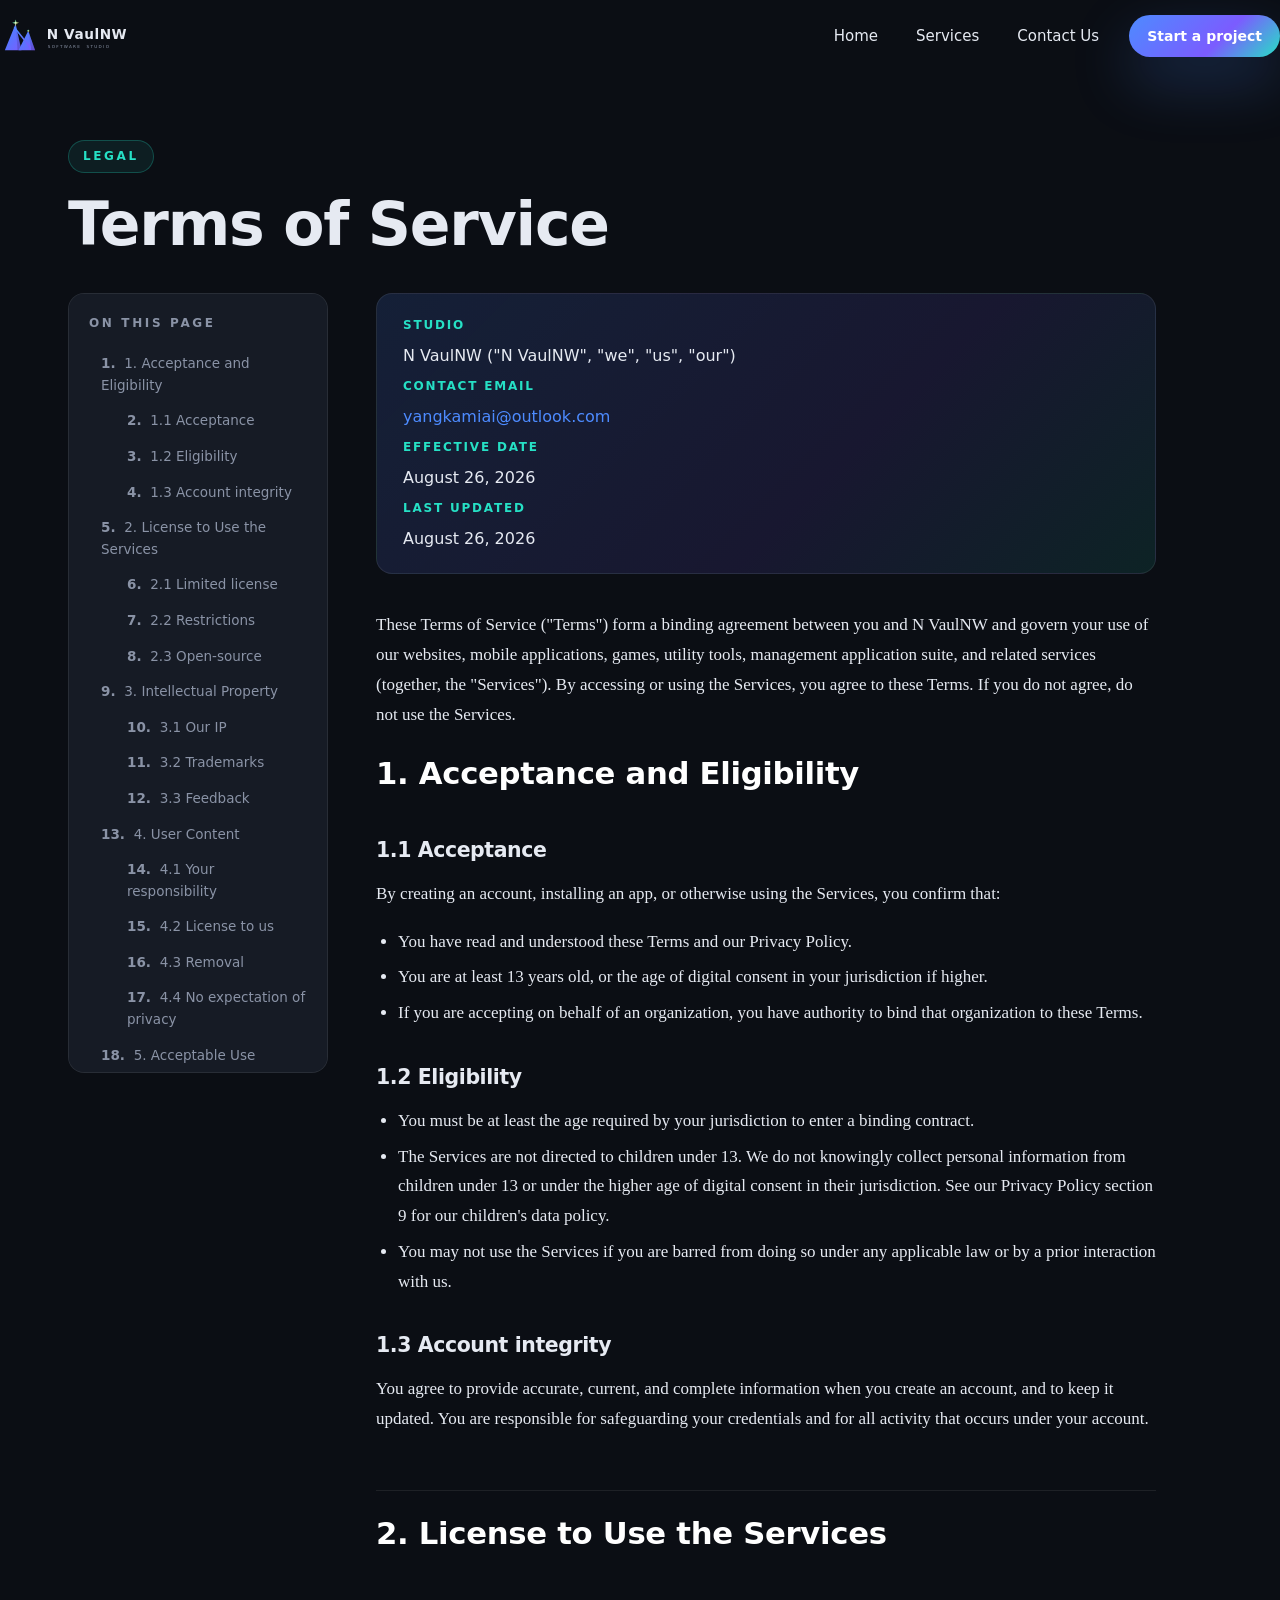
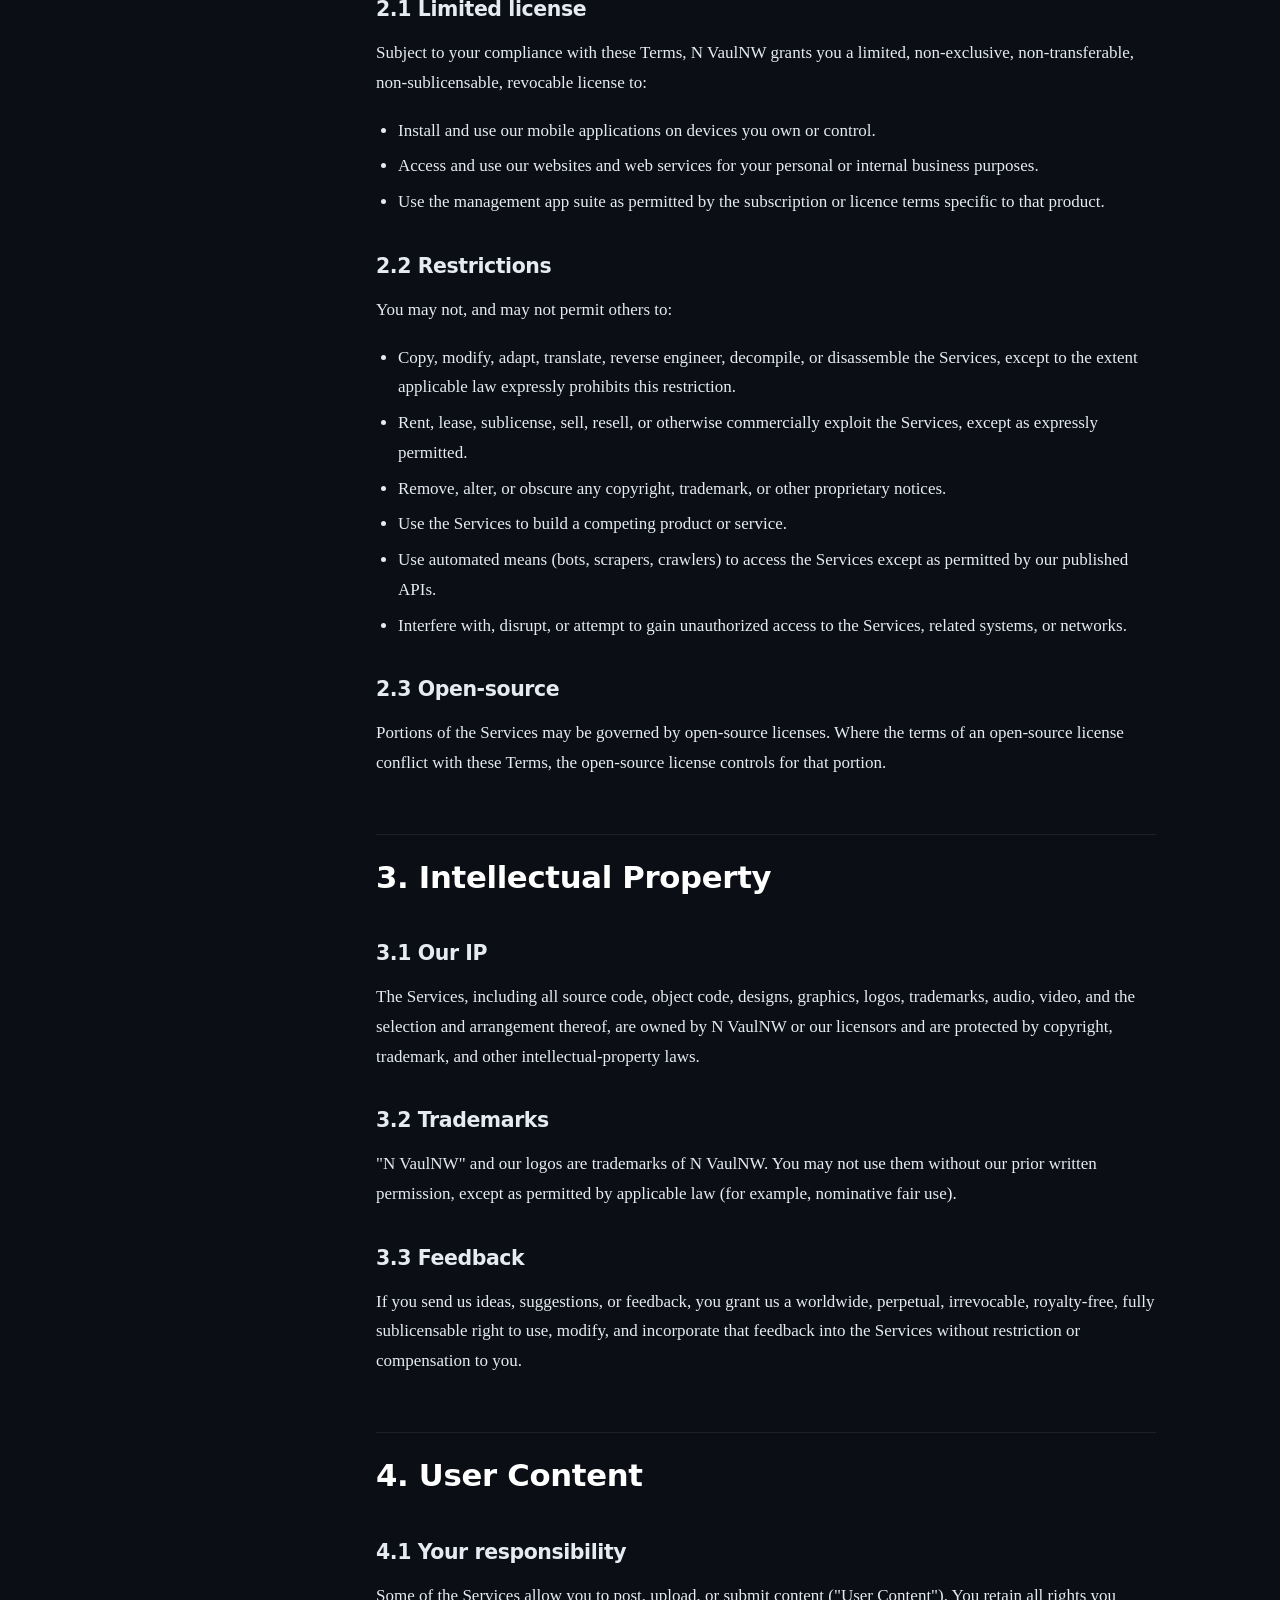
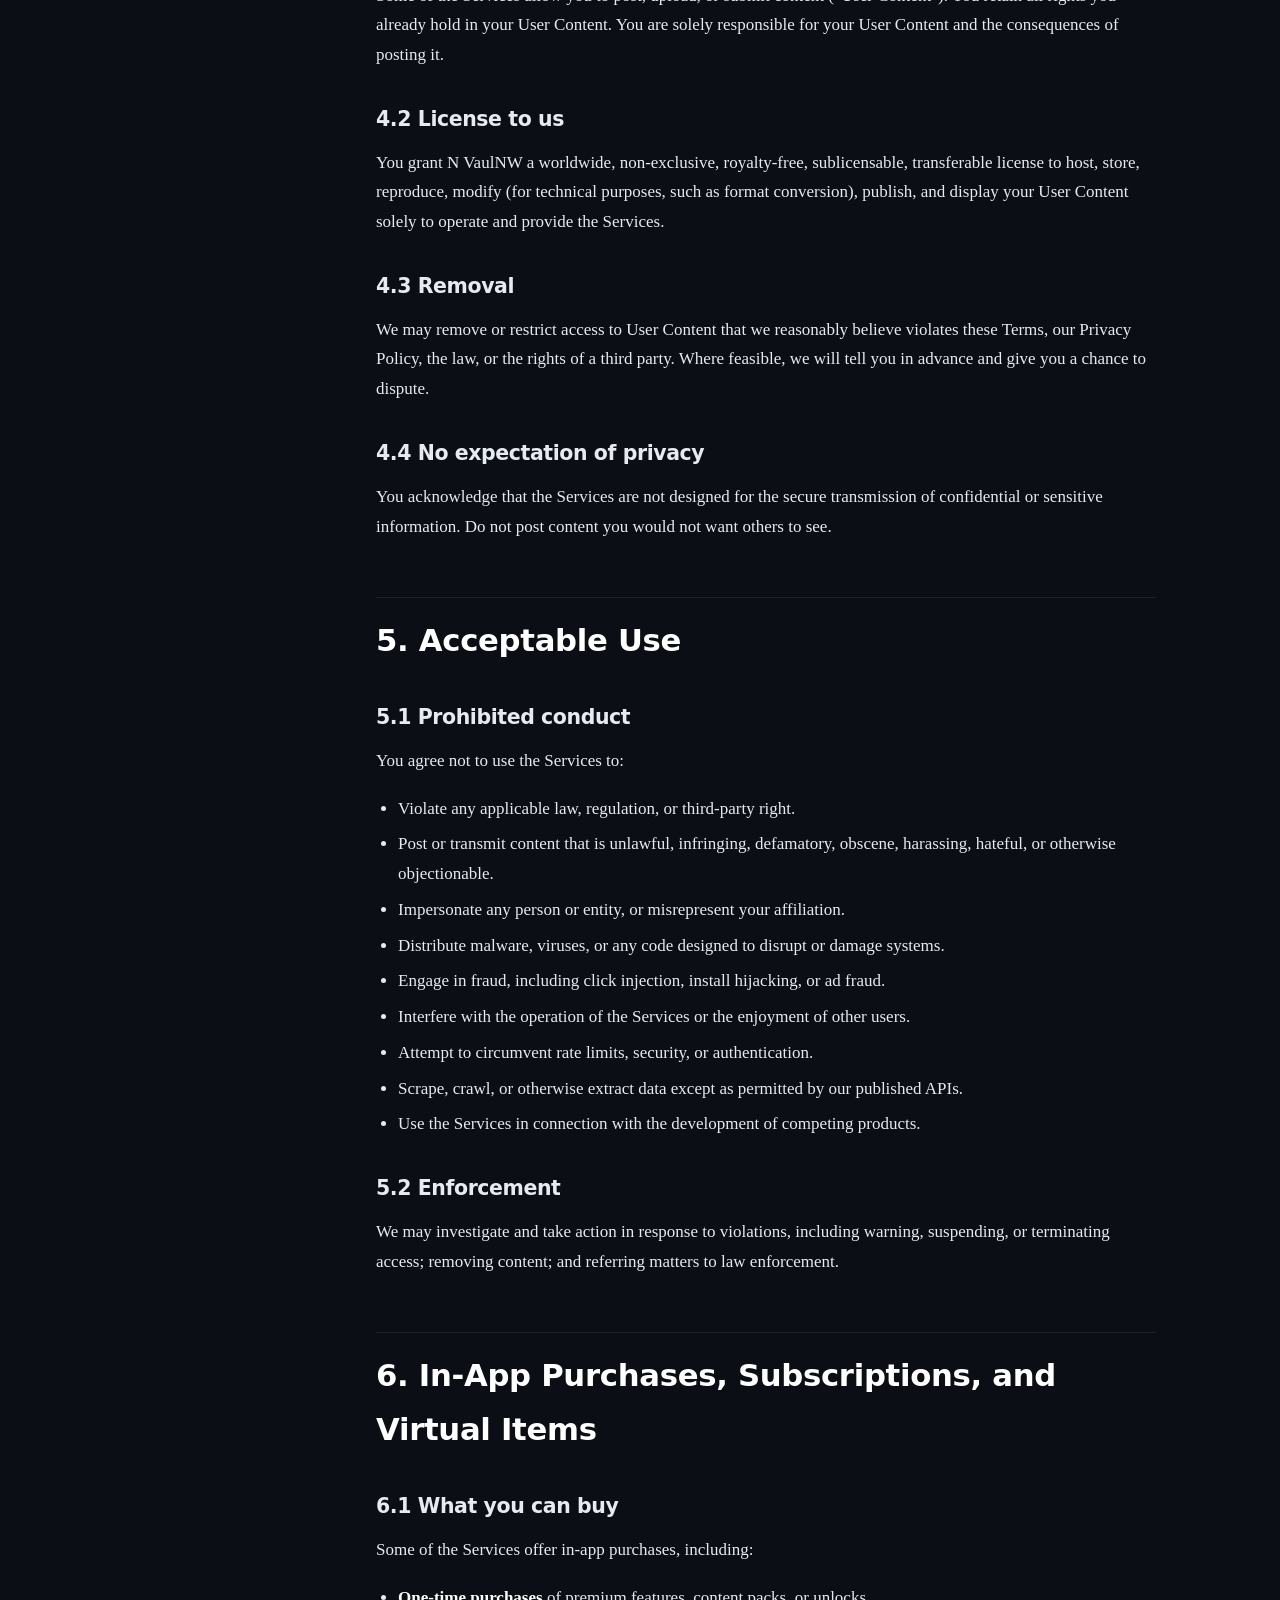
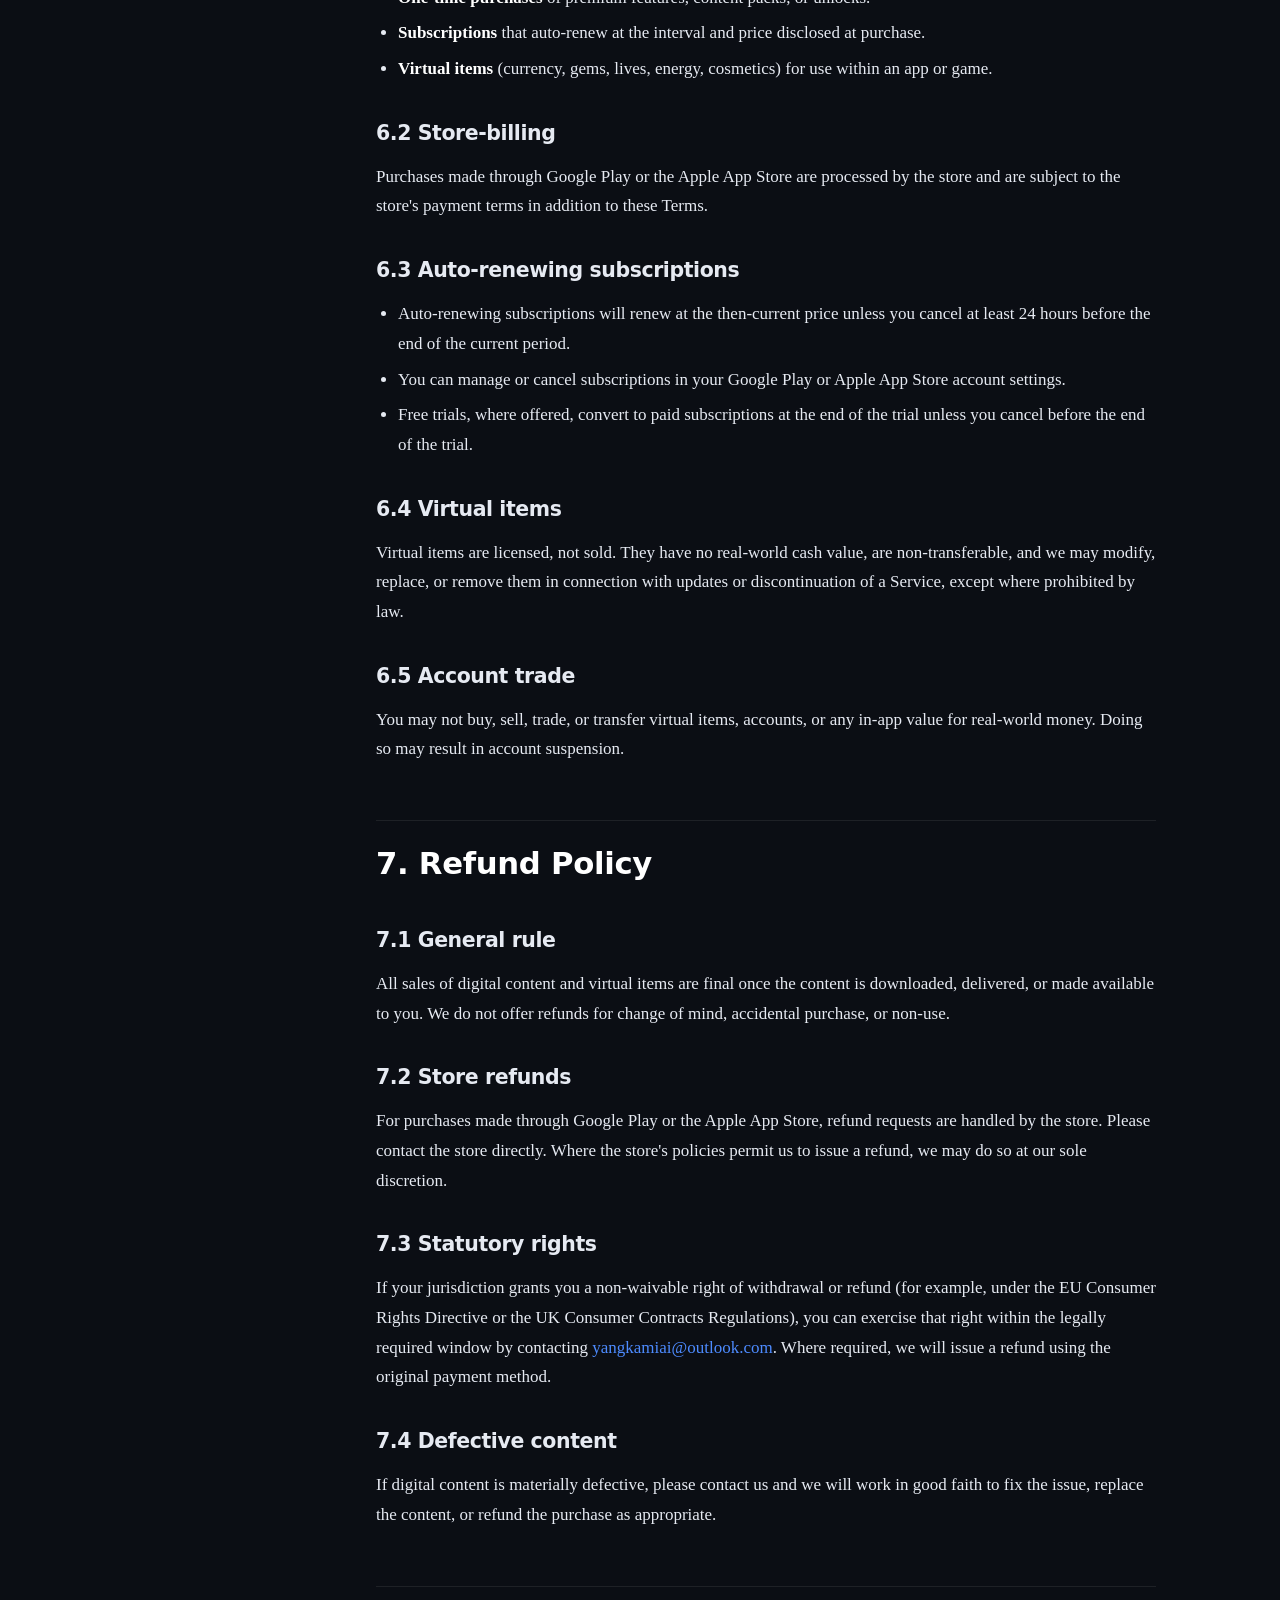
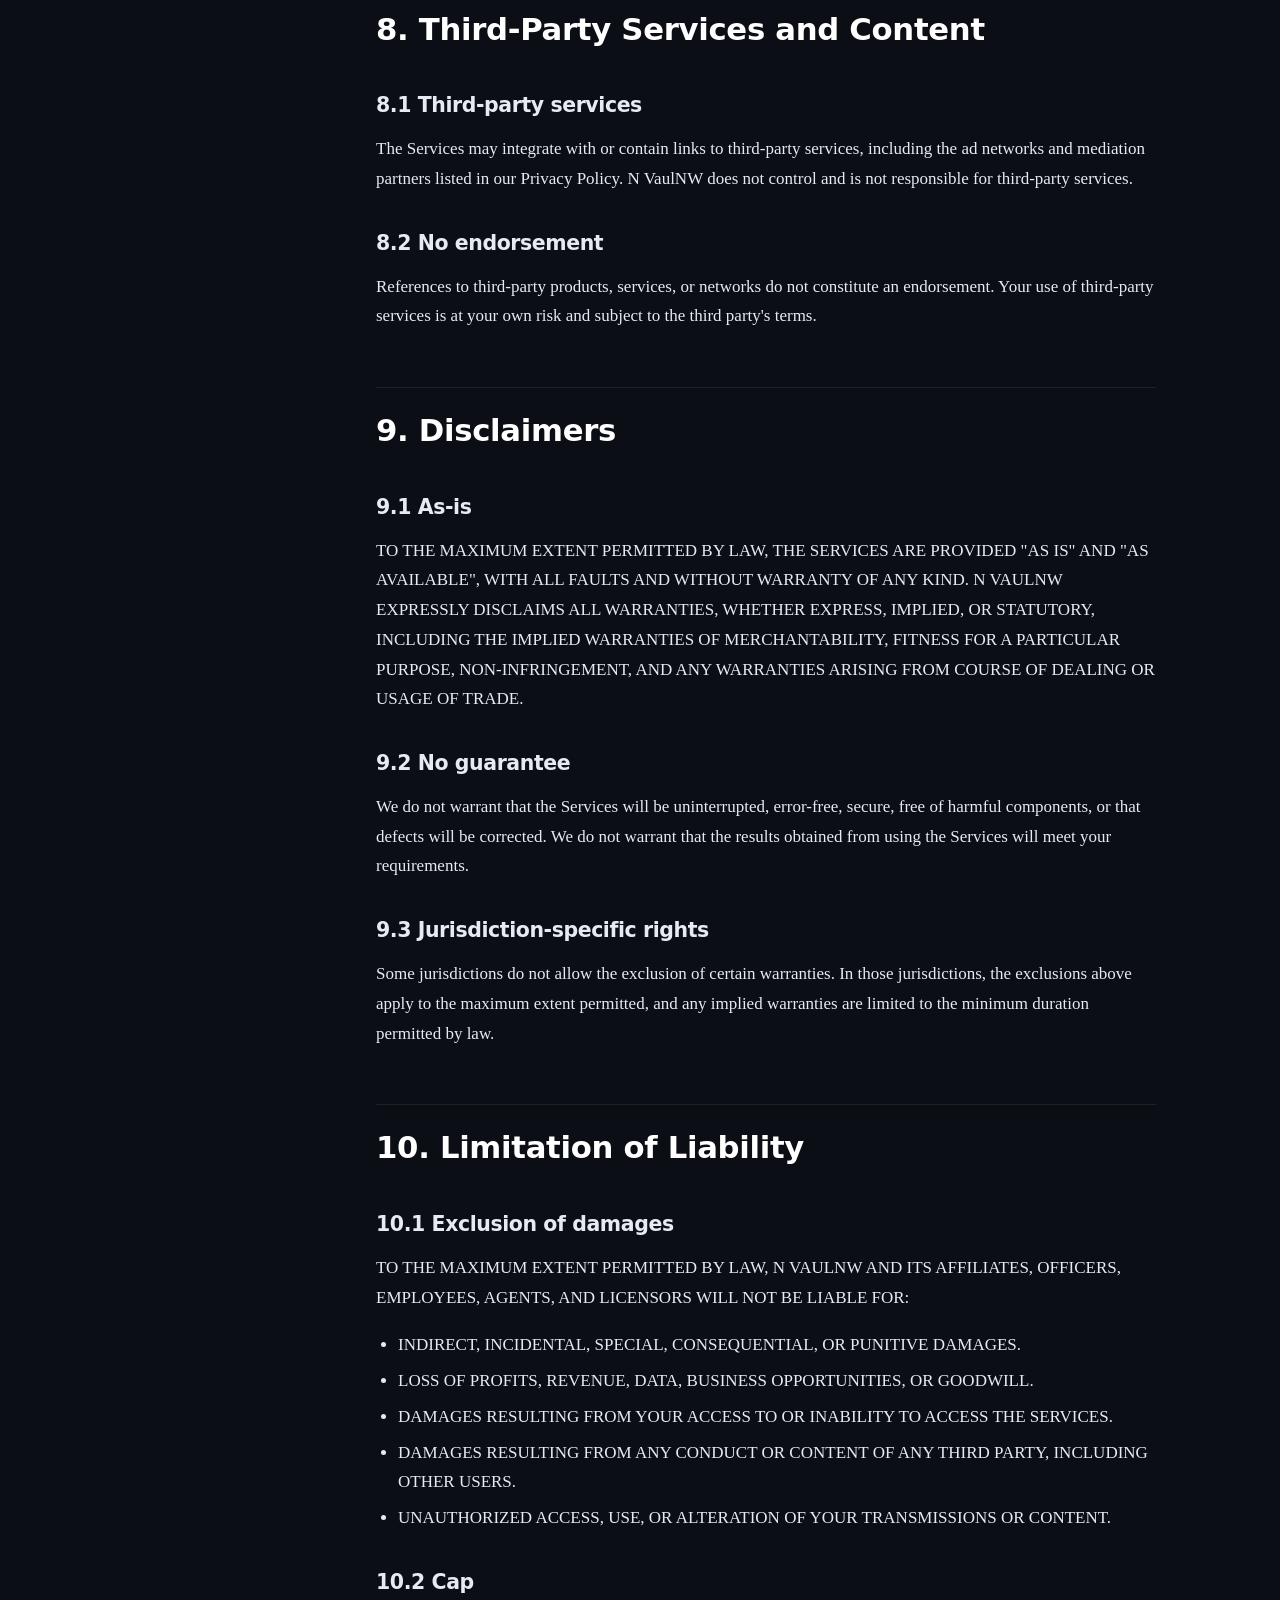
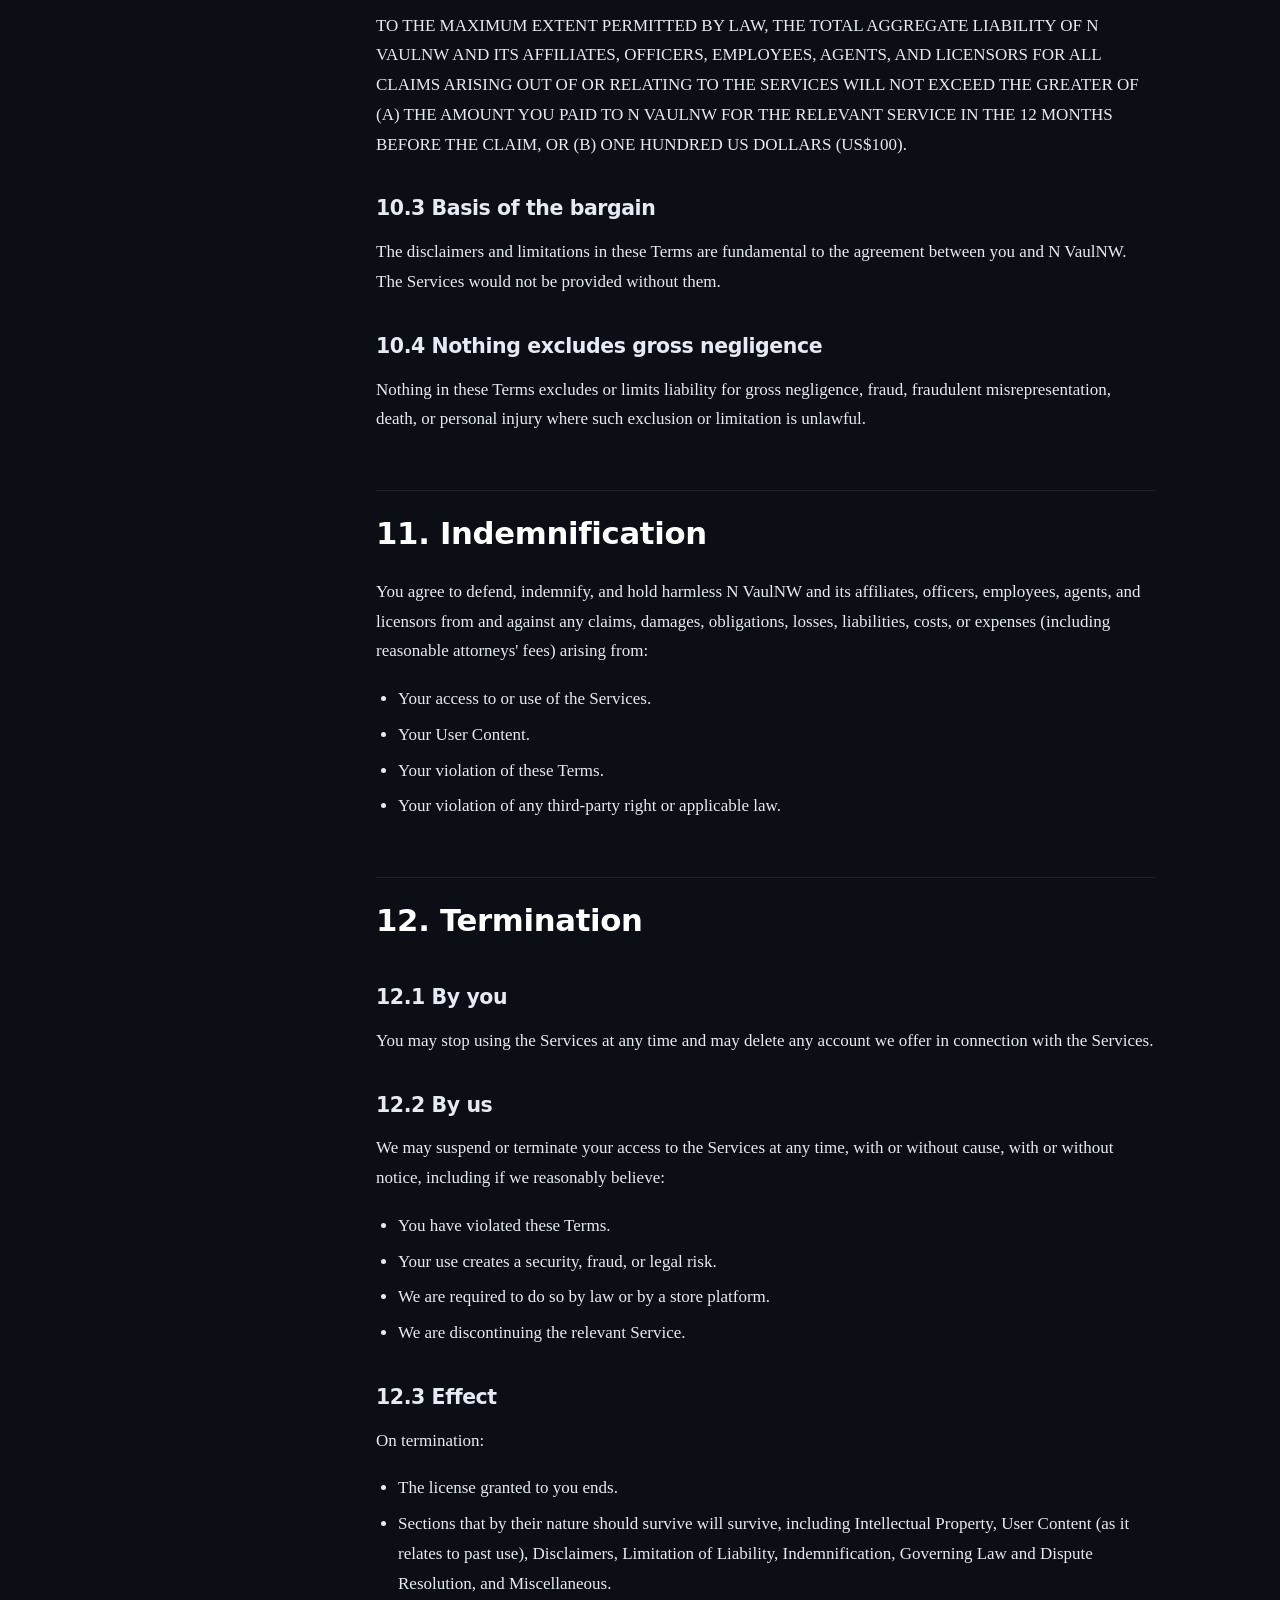
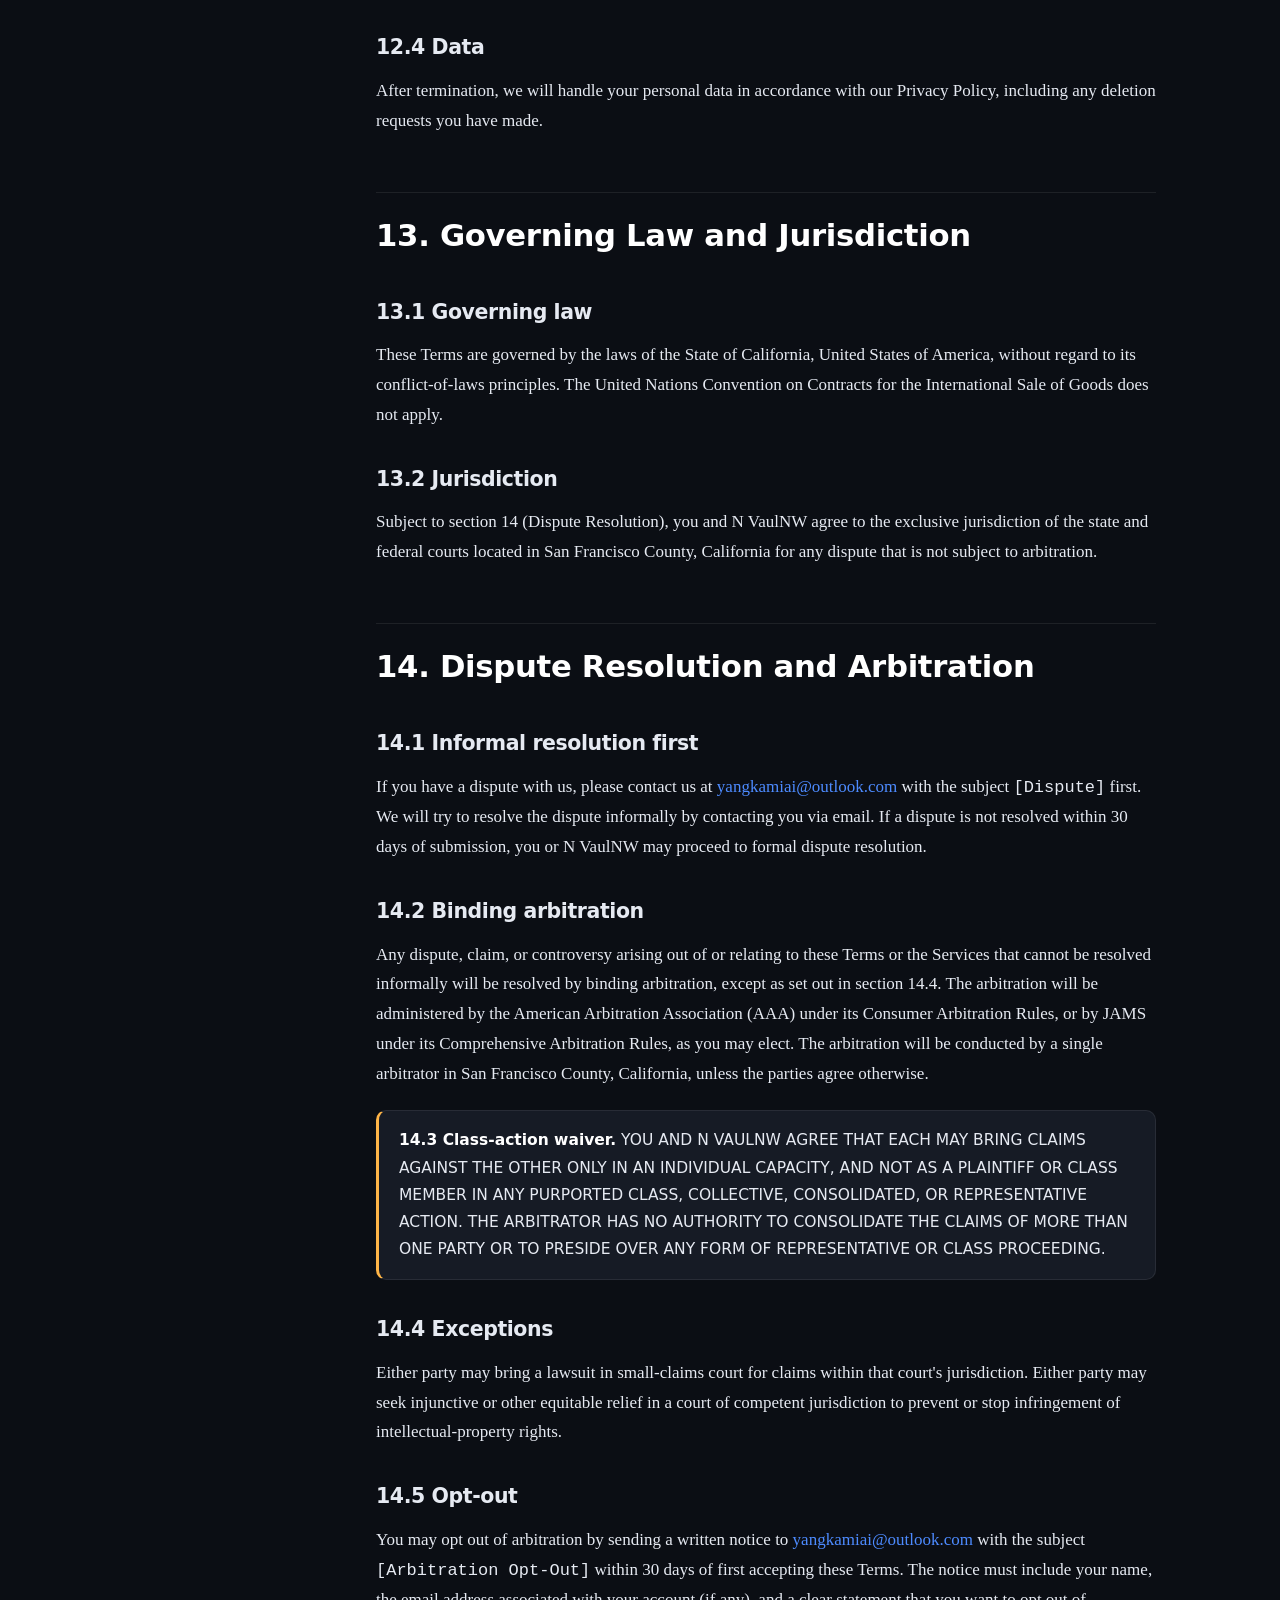
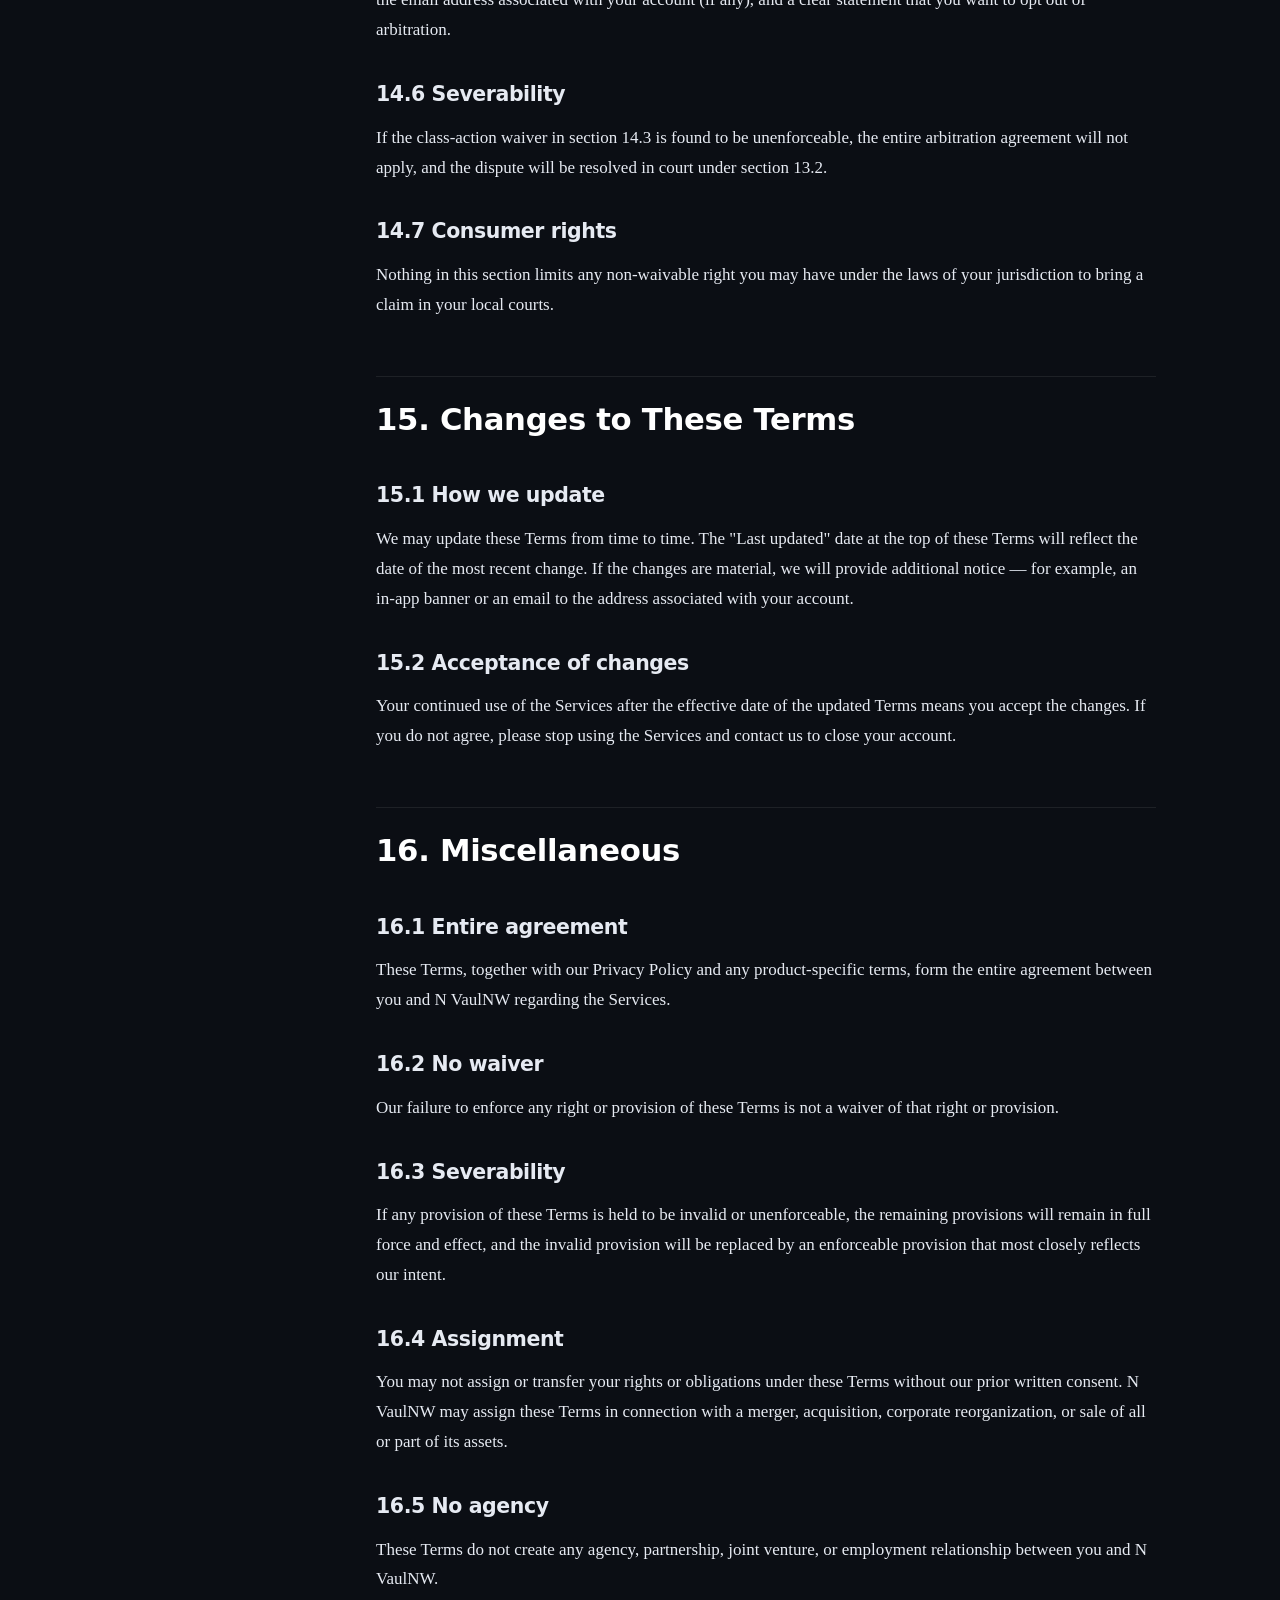
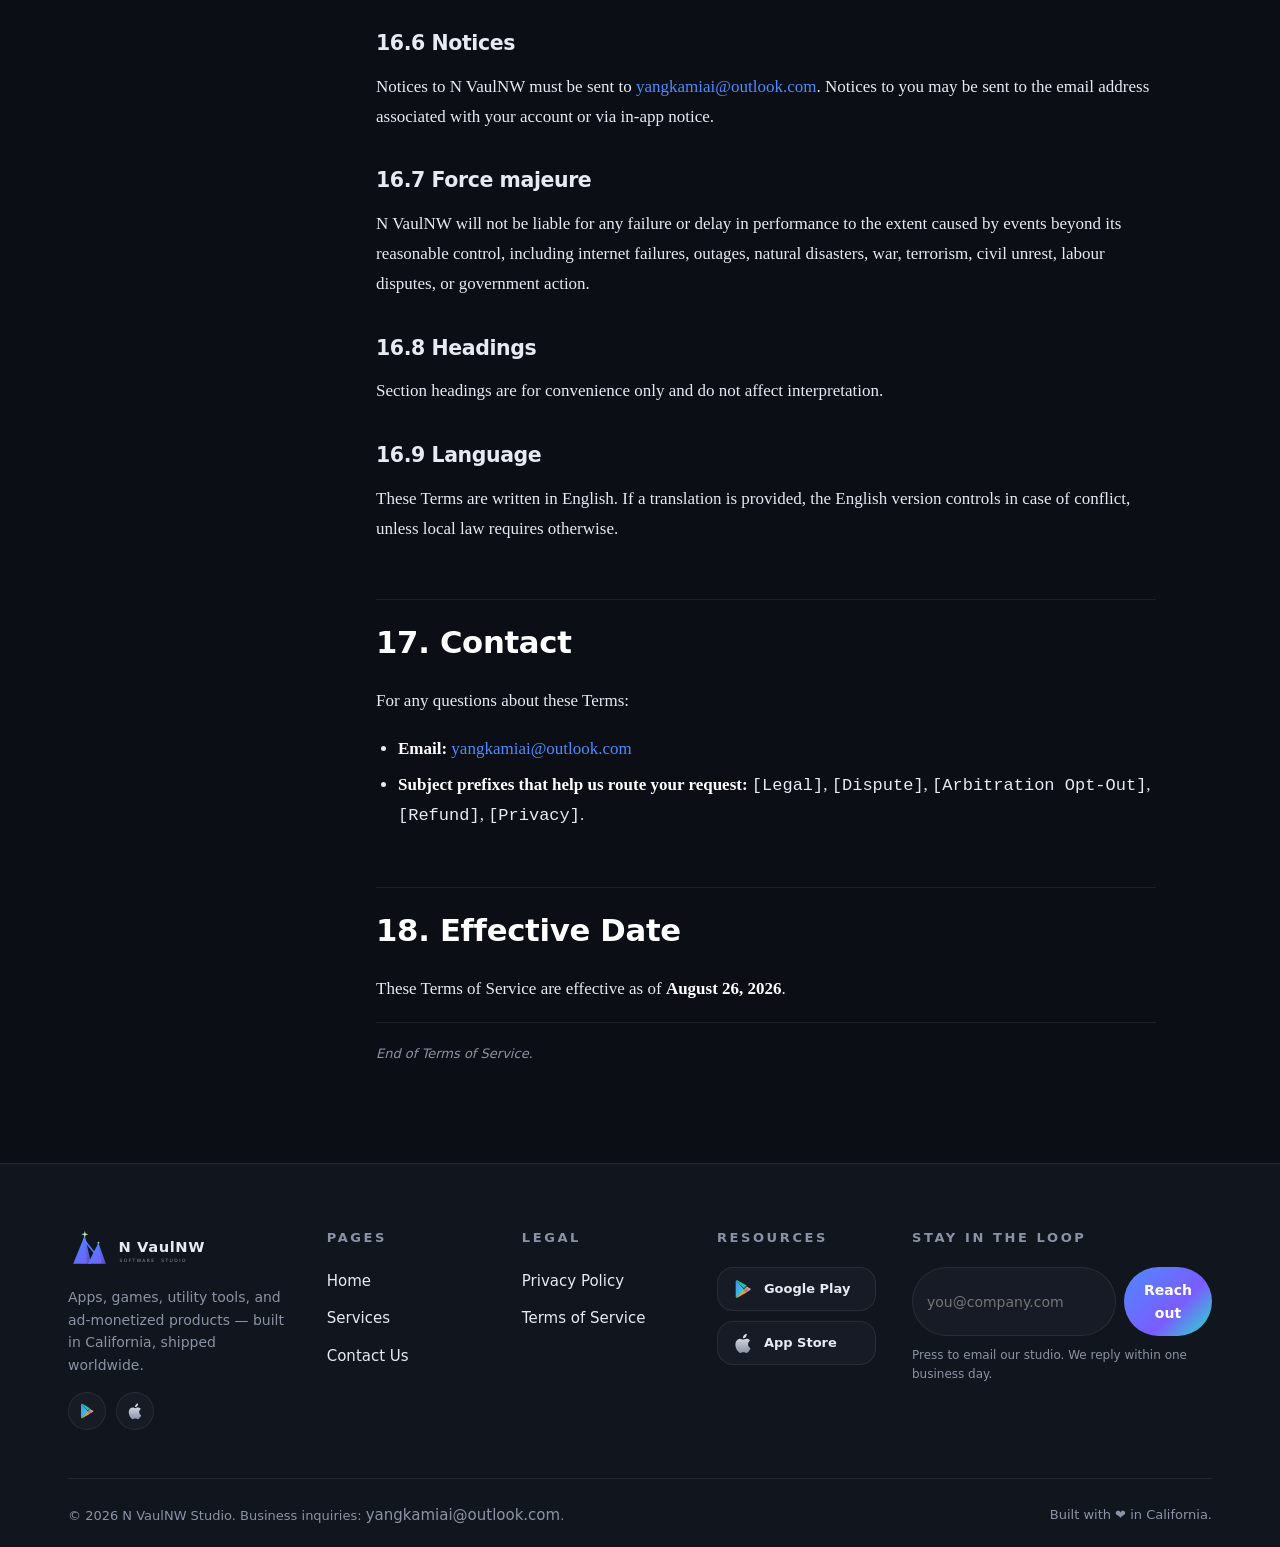
<file: terms/index.html>
<!doctype html>
<html lang="en">
<head>
<meta charset="utf-8">
<title>Terms of Service — N VaulNW</title>
<meta name="viewport" content="width=device-width, initial-scale=1">
<meta name="description" content="Terms of Service for N VaulNW websites, apps, games, utility tools and management suite. Includes license, IP, in-app purchase, arbitration and California governing law.">
<meta name="theme-color" content="#0B0E14">
<link rel="canonical" href="https://nvaulnw.com/terms/">
<meta name="robots" content="index, follow">
<link rel="icon" type="image/svg+xml" href="../favicon.svg">
<meta property="og:type" content="website">
<meta property="og:site_name" content="N VaulNW Studio">
<meta property="og:title" content="Terms of Service — N VaulNW">
<meta property="og:description" content="Terms of Service for N VaulNW websites, apps, games, utility tools and management suite.">
<meta property="og:url" content="https://nvaulnw.com/terms/">
<meta name="twitter:card" content="summary">
<meta name="twitter:title" content="Terms of Service — N VaulNW">
<meta name="twitter:description" content="Terms of Service for N VaulNW websites, apps, games, utility tools and management suite.">
<meta name="keywords" content="terms of service, end user license agreement, in-app purchases, refund policy, arbitration, class action waiver, California governing law">
<link rel="stylesheet" href="../css/main.css">
<link rel="stylesheet" href="../css/animations.css">
<link rel="stylesheet" href="../css/responsive.css">
</head>
<body class="legal-page">

<a class="skip-link" href="#main">Skip to content</a>

<header class="topbar" role="banner">
  <div class="topbar__inner">
    <a class="brand" href="/home/" aria-label="N VaulNW — Home">
      <img src="../images/logo.svg" alt="N VaulNW studio" class="brand__logo" width="156" height="39">
    </a>
    <nav class="topnav" aria-label="Primary">
      <ul>
        <li><a href="/home/">Home</a></li>
        <li><a href="/services/">Services</a></li>
        <li><a href="/contact/">Contact Us</a></li>
        <li><a class="nav-cta" href="/contact/">Start a project</a></li>
      </ul>
    </nav>
    <button class="menu-toggle" type="button" aria-expanded="false" aria-controls="mobile-nav" aria-label="Open menu">
      <img src="../images/icons/icon-menu.svg" alt="" width="24" height="24">
    </button>
  </div>
</header>

<main id="main" class="legal">
  <div class="container">
    <div class="reveal" style="margin-bottom: 36px; max-width: 780px;">
      <span class="section__eyebrow">Legal</span>
      <h1 class="section__title" style="font-size: clamp(36px, 4.8vw, 60px);">Terms of Service</h1>
    </div>

    <div class="legal__grid">
      <aside class="legal__toc reveal" aria-label="Table of contents">
        <h2>On this page</h2>
        <ol data-toc-list></ol>
      </aside>

      <article class="legal__body">

        <div class="legal__lead">
          <dl>
            <dt>Studio</dt>
            <dd>N VaulNW ("N VaulNW", "we", "us", "our")</dd>
            <dt>Contact email</dt>
            <dd><a href="mailto:yangkamiai@outlook.com">yangkamiai@outlook.com</a></dd>
            <dt>Effective date</dt>
            <dd>August 26, 2026</dd>
            <dt>Last updated</dt>
            <dd>August 26, 2026</dd>
          </dl>
        </div>

        <p>These Terms of Service ("Terms") form a binding agreement between you and N VaulNW and govern your use of our websites, mobile applications, games, utility tools, management application suite, and related services (together, the "Services"). By accessing or using the Services, you agree to these Terms. If you do not agree, do not use the Services.</p>

        <!-- 1 -->
        <h2 id="section-1">1. Acceptance and Eligibility</h2>
        <h3 id="section-1-1">1.1 Acceptance</h3>
        <p>By creating an account, installing an app, or otherwise using the Services, you confirm that:</p>
        <ul>
          <li>You have read and understood these Terms and our Privacy Policy.</li>
          <li>You are at least 13 years old, or the age of digital consent in your jurisdiction if higher.</li>
          <li>If you are accepting on behalf of an organization, you have authority to bind that organization to these Terms.</li>
        </ul>
        <h3 id="section-1-2">1.2 Eligibility</h3>
        <ul>
          <li>You must be at least the age required by your jurisdiction to enter a binding contract.</li>
          <li>The Services are not directed to children under 13. We do not knowingly collect personal information from children under 13 or under the higher age of digital consent in their jurisdiction. See our Privacy Policy section 9 for our children's data policy.</li>
          <li>You may not use the Services if you are barred from doing so under any applicable law or by a prior interaction with us.</li>
        </ul>
        <h3 id="section-1-3">1.3 Account integrity</h3>
        <p>You agree to provide accurate, current, and complete information when you create an account, and to keep it updated. You are responsible for safeguarding your credentials and for all activity that occurs under your account.</p>

        <!-- 2 -->
        <h2 id="section-2">2. License to Use the Services</h2>
        <h3 id="section-2-1">2.1 Limited license</h3>
        <p>Subject to your compliance with these Terms, N VaulNW grants you a limited, non-exclusive, non-transferable, non-sublicensable, revocable license to:</p>
        <ul>
          <li>Install and use our mobile applications on devices you own or control.</li>
          <li>Access and use our websites and web services for your personal or internal business purposes.</li>
          <li>Use the management app suite as permitted by the subscription or licence terms specific to that product.</li>
        </ul>
        <h3 id="section-2-2">2.2 Restrictions</h3>
        <p>You may not, and may not permit others to:</p>
        <ul>
          <li>Copy, modify, adapt, translate, reverse engineer, decompile, or disassemble the Services, except to the extent applicable law expressly prohibits this restriction.</li>
          <li>Rent, lease, sublicense, sell, resell, or otherwise commercially exploit the Services, except as expressly permitted.</li>
          <li>Remove, alter, or obscure any copyright, trademark, or other proprietary notices.</li>
          <li>Use the Services to build a competing product or service.</li>
          <li>Use automated means (bots, scrapers, crawlers) to access the Services except as permitted by our published APIs.</li>
          <li>Interfere with, disrupt, or attempt to gain unauthorized access to the Services, related systems, or networks.</li>
        </ul>
        <h3 id="section-2-3">2.3 Open-source</h3>
        <p>Portions of the Services may be governed by open-source licenses. Where the terms of an open-source license conflict with these Terms, the open-source license controls for that portion.</p>

        <!-- 3 -->
        <h2 id="section-3">3. Intellectual Property</h2>
        <h3 id="section-3-1">3.1 Our IP</h3>
        <p>The Services, including all source code, object code, designs, graphics, logos, trademarks, audio, video, and the selection and arrangement thereof, are owned by N VaulNW or our licensors and are protected by copyright, trademark, and other intellectual-property laws.</p>
        <h3 id="section-3-2">3.2 Trademarks</h3>
        <p>"N VaulNW" and our logos are trademarks of N VaulNW. You may not use them without our prior written permission, except as permitted by applicable law (for example, nominative fair use).</p>
        <h3 id="section-3-3">3.3 Feedback</h3>
        <p>If you send us ideas, suggestions, or feedback, you grant us a worldwide, perpetual, irrevocable, royalty-free, fully sublicensable right to use, modify, and incorporate that feedback into the Services without restriction or compensation to you.</p>

        <!-- 4 -->
        <h2 id="section-4">4. User Content</h2>
        <h3 id="section-4-1">4.1 Your responsibility</h3>
        <p>Some of the Services allow you to post, upload, or submit content ("User Content"). You retain all rights you already hold in your User Content. You are solely responsible for your User Content and the consequences of posting it.</p>
        <h3 id="section-4-2">4.2 License to us</h3>
        <p>You grant N VaulNW a worldwide, non-exclusive, royalty-free, sublicensable, transferable license to host, store, reproduce, modify (for technical purposes, such as format conversion), publish, and display your User Content solely to operate and provide the Services.</p>
        <h3 id="section-4-3">4.3 Removal</h3>
        <p>We may remove or restrict access to User Content that we reasonably believe violates these Terms, our Privacy Policy, the law, or the rights of a third party. Where feasible, we will tell you in advance and give you a chance to dispute.</p>
        <h3 id="section-4-4">4.4 No expectation of privacy</h3>
        <p>You acknowledge that the Services are not designed for the secure transmission of confidential or sensitive information. Do not post content you would not want others to see.</p>

        <!-- 5 -->
        <h2 id="section-5">5. Acceptable Use</h2>
        <h3 id="section-5-1">5.1 Prohibited conduct</h3>
        <p>You agree not to use the Services to:</p>
        <ul>
          <li>Violate any applicable law, regulation, or third-party right.</li>
          <li>Post or transmit content that is unlawful, infringing, defamatory, obscene, harassing, hateful, or otherwise objectionable.</li>
          <li>Impersonate any person or entity, or misrepresent your affiliation.</li>
          <li>Distribute malware, viruses, or any code designed to disrupt or damage systems.</li>
          <li>Engage in fraud, including click injection, install hijacking, or ad fraud.</li>
          <li>Interfere with the operation of the Services or the enjoyment of other users.</li>
          <li>Attempt to circumvent rate limits, security, or authentication.</li>
          <li>Scrape, crawl, or otherwise extract data except as permitted by our published APIs.</li>
          <li>Use the Services in connection with the development of competing products.</li>
        </ul>
        <h3 id="section-5-2">5.2 Enforcement</h3>
        <p>We may investigate and take action in response to violations, including warning, suspending, or terminating access; removing content; and referring matters to law enforcement.</p>

        <!-- 6 -->
        <h2 id="section-6">6. In-App Purchases, Subscriptions, and Virtual Items</h2>
        <h3 id="section-6-1">6.1 What you can buy</h3>
        <p>Some of the Services offer in-app purchases, including:</p>
        <ul>
          <li><strong>One-time purchases</strong> of premium features, content packs, or unlocks.</li>
          <li><strong>Subscriptions</strong> that auto-renew at the interval and price disclosed at purchase.</li>
          <li><strong>Virtual items</strong> (currency, gems, lives, energy, cosmetics) for use within an app or game.</li>
        </ul>
        <h3 id="section-6-2">6.2 Store-billing</h3>
        <p>Purchases made through Google Play or the Apple App Store are processed by the store and are subject to the store's payment terms in addition to these Terms.</p>
        <h3 id="section-6-3">6.3 Auto-renewing subscriptions</h3>
        <ul>
          <li>Auto-renewing subscriptions will renew at the then-current price unless you cancel at least 24 hours before the end of the current period.</li>
          <li>You can manage or cancel subscriptions in your Google Play or Apple App Store account settings.</li>
          <li>Free trials, where offered, convert to paid subscriptions at the end of the trial unless you cancel before the end of the trial.</li>
        </ul>
        <h3 id="section-6-4">6.4 Virtual items</h3>
        <p>Virtual items are licensed, not sold. They have no real-world cash value, are non-transferable, and we may modify, replace, or remove them in connection with updates or discontinuation of a Service, except where prohibited by law.</p>
        <h3 id="section-6-5">6.5 Account trade</h3>
        <p>You may not buy, sell, trade, or transfer virtual items, accounts, or any in-app value for real-world money. Doing so may result in account suspension.</p>

        <!-- 7 -->
        <h2 id="section-7">7. Refund Policy</h2>
        <h3 id="section-7-1">7.1 General rule</h3>
        <p>All sales of digital content and virtual items are final once the content is downloaded, delivered, or made available to you. We do not offer refunds for change of mind, accidental purchase, or non-use.</p>
        <h3 id="section-7-2">7.2 Store refunds</h3>
        <p>For purchases made through Google Play or the Apple App Store, refund requests are handled by the store. Please contact the store directly. Where the store's policies permit us to issue a refund, we may do so at our sole discretion.</p>
        <h3 id="section-7-3">7.3 Statutory rights</h3>
        <p>If your jurisdiction grants you a non-waivable right of withdrawal or refund (for example, under the EU Consumer Rights Directive or the UK Consumer Contracts Regulations), you can exercise that right within the legally required window by contacting <a href="mailto:yangkamiai@outlook.com">yangkamiai@outlook.com</a>. Where required, we will issue a refund using the original payment method.</p>
        <h3 id="section-7-4">7.4 Defective content</h3>
        <p>If digital content is materially defective, please contact us and we will work in good faith to fix the issue, replace the content, or refund the purchase as appropriate.</p>

        <!-- 8 -->
        <h2 id="section-8">8. Third-Party Services and Content</h2>
        <h3 id="section-8-1">8.1 Third-party services</h3>
        <p>The Services may integrate with or contain links to third-party services, including the ad networks and mediation partners listed in our Privacy Policy. N VaulNW does not control and is not responsible for third-party services.</p>
        <h3 id="section-8-2">8.2 No endorsement</h3>
        <p>References to third-party products, services, or networks do not constitute an endorsement. Your use of third-party services is at your own risk and subject to the third party's terms.</p>

        <!-- 9 -->
        <h2 id="section-9">9. Disclaimers</h2>
        <h3 id="section-9-1">9.1 As-is</h3>
        <p>TO THE MAXIMUM EXTENT PERMITTED BY LAW, THE SERVICES ARE PROVIDED "AS IS" AND "AS AVAILABLE", WITH ALL FAULTS AND WITHOUT WARRANTY OF ANY KIND. N VAULNW EXPRESSLY DISCLAIMS ALL WARRANTIES, WHETHER EXPRESS, IMPLIED, OR STATUTORY, INCLUDING THE IMPLIED WARRANTIES OF MERCHANTABILITY, FITNESS FOR A PARTICULAR PURPOSE, NON-INFRINGEMENT, AND ANY WARRANTIES ARISING FROM COURSE OF DEALING OR USAGE OF TRADE.</p>
        <h3 id="section-9-2">9.2 No guarantee</h3>
        <p>We do not warrant that the Services will be uninterrupted, error-free, secure, free of harmful components, or that defects will be corrected. We do not warrant that the results obtained from using the Services will meet your requirements.</p>
        <h3 id="section-9-3">9.3 Jurisdiction-specific rights</h3>
        <p>Some jurisdictions do not allow the exclusion of certain warranties. In those jurisdictions, the exclusions above apply to the maximum extent permitted, and any implied warranties are limited to the minimum duration permitted by law.</p>

        <!-- 10 -->
        <h2 id="section-10">10. Limitation of Liability</h2>
        <h3 id="section-10-1">10.1 Exclusion of damages</h3>
        <p>TO THE MAXIMUM EXTENT PERMITTED BY LAW, N VAULNW AND ITS AFFILIATES, OFFICERS, EMPLOYEES, AGENTS, AND LICENSORS WILL NOT BE LIABLE FOR:</p>
        <ul>
          <li>INDIRECT, INCIDENTAL, SPECIAL, CONSEQUENTIAL, OR PUNITIVE DAMAGES.</li>
          <li>LOSS OF PROFITS, REVENUE, DATA, BUSINESS OPPORTUNITIES, OR GOODWILL.</li>
          <li>DAMAGES RESULTING FROM YOUR ACCESS TO OR INABILITY TO ACCESS THE SERVICES.</li>
          <li>DAMAGES RESULTING FROM ANY CONDUCT OR CONTENT OF ANY THIRD PARTY, INCLUDING OTHER USERS.</li>
          <li>UNAUTHORIZED ACCESS, USE, OR ALTERATION OF YOUR TRANSMISSIONS OR CONTENT.</li>
        </ul>
        <h3 id="section-10-2">10.2 Cap</h3>
        <p>TO THE MAXIMUM EXTENT PERMITTED BY LAW, THE TOTAL AGGREGATE LIABILITY OF N VAULNW AND ITS AFFILIATES, OFFICERS, EMPLOYEES, AGENTS, AND LICENSORS FOR ALL CLAIMS ARISING OUT OF OR RELATING TO THE SERVICES WILL NOT EXCEED THE GREATER OF (A) THE AMOUNT YOU PAID TO N VAULNW FOR THE RELEVANT SERVICE IN THE 12 MONTHS BEFORE THE CLAIM, OR (B) ONE HUNDRED US DOLLARS (US$100).</p>
        <h3 id="section-10-3">10.3 Basis of the bargain</h3>
        <p>The disclaimers and limitations in these Terms are fundamental to the agreement between you and N VaulNW. The Services would not be provided without them.</p>
        <h3 id="section-10-4">10.4 Nothing excludes gross negligence</h3>
        <p>Nothing in these Terms excludes or limits liability for gross negligence, fraud, fraudulent misrepresentation, death, or personal injury where such exclusion or limitation is unlawful.</p>

        <!-- 11 -->
        <h2 id="section-11">11. Indemnification</h2>
        <p>You agree to defend, indemnify, and hold harmless N VaulNW and its affiliates, officers, employees, agents, and licensors from and against any claims, damages, obligations, losses, liabilities, costs, or expenses (including reasonable attorneys' fees) arising from:</p>
        <ul>
          <li>Your access to or use of the Services.</li>
          <li>Your User Content.</li>
          <li>Your violation of these Terms.</li>
          <li>Your violation of any third-party right or applicable law.</li>
        </ul>

        <!-- 12 -->
        <h2 id="section-12">12. Termination</h2>
        <h3 id="section-12-1">12.1 By you</h3>
        <p>You may stop using the Services at any time and may delete any account we offer in connection with the Services.</p>
        <h3 id="section-12-2">12.2 By us</h3>
        <p>We may suspend or terminate your access to the Services at any time, with or without cause, with or without notice, including if we reasonably believe:</p>
        <ul>
          <li>You have violated these Terms.</li>
          <li>Your use creates a security, fraud, or legal risk.</li>
          <li>We are required to do so by law or by a store platform.</li>
          <li>We are discontinuing the relevant Service.</li>
        </ul>
        <h3 id="section-12-3">12.3 Effect</h3>
        <p>On termination:</p>
        <ul>
          <li>The license granted to you ends.</li>
          <li>Sections that by their nature should survive will survive, including Intellectual Property, User Content (as it relates to past use), Disclaimers, Limitation of Liability, Indemnification, Governing Law and Dispute Resolution, and Miscellaneous.</li>
        </ul>
        <h3 id="section-12-4">12.4 Data</h3>
        <p>After termination, we will handle your personal data in accordance with our Privacy Policy, including any deletion requests you have made.</p>

        <!-- 13 -->
        <h2 id="section-13">13. Governing Law and Jurisdiction</h2>
        <h3 id="section-13-1">13.1 Governing law</h3>
        <p>These Terms are governed by the laws of the State of California, United States of America, without regard to its conflict-of-laws principles. The United Nations Convention on Contracts for the International Sale of Goods does not apply.</p>
        <h3 id="section-13-2">13.2 Jurisdiction</h3>
        <p>Subject to section 14 (Dispute Resolution), you and N VaulNW agree to the exclusive jurisdiction of the state and federal courts located in San Francisco County, California for any dispute that is not subject to arbitration.</p>

        <!-- 14 -->
        <h2 id="section-14">14. Dispute Resolution and Arbitration</h2>
        <h3 id="section-14-1">14.1 Informal resolution first</h3>
        <p>If you have a dispute with us, please contact us at <a href="mailto:yangkamiai@outlook.com">yangkamiai@outlook.com</a> with the subject <code>[Dispute]</code> first. We will try to resolve the dispute informally by contacting you via email. If a dispute is not resolved within 30 days of submission, you or N VaulNW may proceed to formal dispute resolution.</p>
        <h3 id="section-14-2">14.2 Binding arbitration</h3>
        <p>Any dispute, claim, or controversy arising out of or relating to these Terms or the Services that cannot be resolved informally will be resolved by binding arbitration, except as set out in section 14.4. The arbitration will be administered by the American Arbitration Association (AAA) under its Consumer Arbitration Rules, or by JAMS under its Comprehensive Arbitration Rules, as you may elect. The arbitration will be conducted by a single arbitrator in San Francisco County, California, unless the parties agree otherwise.</p>
        <div class="legal__callout legal__callout--warn">
          <strong>14.3 Class-action waiver.</strong> YOU AND N VAULNW AGREE THAT EACH MAY BRING CLAIMS AGAINST THE OTHER ONLY IN AN INDIVIDUAL CAPACITY, AND NOT AS A PLAINTIFF OR CLASS MEMBER IN ANY PURPORTED CLASS, COLLECTIVE, CONSOLIDATED, OR REPRESENTATIVE ACTION. THE ARBITRATOR HAS NO AUTHORITY TO CONSOLIDATE THE CLAIMS OF MORE THAN ONE PARTY OR TO PRESIDE OVER ANY FORM OF REPRESENTATIVE OR CLASS PROCEEDING.
        </div>
        <h3 id="section-14-4">14.4 Exceptions</h3>
        <p>Either party may bring a lawsuit in small-claims court for claims within that court's jurisdiction. Either party may seek injunctive or other equitable relief in a court of competent jurisdiction to prevent or stop infringement of intellectual-property rights.</p>
        <h3 id="section-14-5">14.5 Opt-out</h3>
        <p>You may opt out of arbitration by sending a written notice to <a href="mailto:yangkamiai@outlook.com">yangkamiai@outlook.com</a> with the subject <code>[Arbitration Opt-Out]</code> within 30 days of first accepting these Terms. The notice must include your name, the email address associated with your account (if any), and a clear statement that you want to opt out of arbitration.</p>
        <h3 id="section-14-6">14.6 Severability</h3>
        <p>If the class-action waiver in section 14.3 is found to be unenforceable, the entire arbitration agreement will not apply, and the dispute will be resolved in court under section 13.2.</p>
        <h3 id="section-14-7">14.7 Consumer rights</h3>
        <p>Nothing in this section limits any non-waivable right you may have under the laws of your jurisdiction to bring a claim in your local courts.</p>

        <!-- 15 -->
        <h2 id="section-15">15. Changes to These Terms</h2>
        <h3 id="section-15-1">15.1 How we update</h3>
        <p>We may update these Terms from time to time. The "Last updated" date at the top of these Terms will reflect the date of the most recent change. If the changes are material, we will provide additional notice — for example, an in-app banner or an email to the address associated with your account.</p>
        <h3 id="section-15-2">15.2 Acceptance of changes</h3>
        <p>Your continued use of the Services after the effective date of the updated Terms means you accept the changes. If you do not agree, please stop using the Services and contact us to close your account.</p>

        <!-- 16 -->
        <h2 id="section-16">16. Miscellaneous</h2>
        <h3 id="section-16-1">16.1 Entire agreement</h3>
        <p>These Terms, together with our Privacy Policy and any product-specific terms, form the entire agreement between you and N VaulNW regarding the Services.</p>
        <h3 id="section-16-2">16.2 No waiver</h3>
        <p>Our failure to enforce any right or provision of these Terms is not a waiver of that right or provision.</p>
        <h3 id="section-16-3">16.3 Severability</h3>
        <p>If any provision of these Terms is held to be invalid or unenforceable, the remaining provisions will remain in full force and effect, and the invalid provision will be replaced by an enforceable provision that most closely reflects our intent.</p>
        <h3 id="section-16-4">16.4 Assignment</h3>
        <p>You may not assign or transfer your rights or obligations under these Terms without our prior written consent. N VaulNW may assign these Terms in connection with a merger, acquisition, corporate reorganization, or sale of all or part of its assets.</p>
        <h3 id="section-16-5">16.5 No agency</h3>
        <p>These Terms do not create any agency, partnership, joint venture, or employment relationship between you and N VaulNW.</p>
        <h3 id="section-16-6">16.6 Notices</h3>
        <p>Notices to N VaulNW must be sent to <a href="mailto:yangkamiai@outlook.com">yangkamiai@outlook.com</a>. Notices to you may be sent to the email address associated with your account or via in-app notice.</p>
        <h3 id="section-16-7">16.7 Force majeure</h3>
        <p>N VaulNW will not be liable for any failure or delay in performance to the extent caused by events beyond its reasonable control, including internet failures, outages, natural disasters, war, terrorism, civil unrest, labour disputes, or government action.</p>
        <h3 id="section-16-8">16.8 Headings</h3>
        <p>Section headings are for convenience only and do not affect interpretation.</p>
        <h3 id="section-16-9">16.9 Language</h3>
        <p>These Terms are written in English. If a translation is provided, the English version controls in case of conflict, unless local law requires otherwise.</p>

        <!-- 17 -->
        <h2 id="section-17">17. Contact</h2>
        <p>For any questions about these Terms:</p>
        <ul>
          <li><strong>Email:</strong> <a href="mailto:yangkamiai@outlook.com">yangkamiai@outlook.com</a></li>
          <li><strong>Subject prefixes that help us route your request:</strong> <code>[Legal]</code>, <code>[Dispute]</code>, <code>[Arbitration Opt-Out]</code>, <code>[Refund]</code>, <code>[Privacy]</code>.</li>
        </ul>

        <!-- 18 -->
        <h2 id="section-18">18. Effective Date</h2>
        <p>These Terms of Service are effective as of <strong>August 26, 2026</strong>.</p>

        <p class="legal__updated"><em>End of Terms of Service.</em></p>

      </article>
    </div>
  </div>
</main>

<footer class="site-foot" role="contentinfo">
  <div class="container">
    <div class="site-foot__grid">
      <div class="brand-block">
        <a class="brand" href="/home/" aria-label="N VaulNW home">
          <img src="../images/logo.svg" alt="N VaulNW studio" class="brand__logo" width="168" height="42">
        </a>
        <p>Apps, games, utility tools, and ad-monetized products — built in California, shipped worldwide.</p>
        <div class="socials" aria-label="Social media">
          <a href="https://play.google.com/store/apps/dev?id=novac_oss" aria-label="Google Play">
            <img src="../images/icons/icon-googleplay.svg" alt="">
          </a>
          <a href="https://apps.apple.com/developer/n-vaulnw-studio" aria-label="App Store">
            <img src="../images/icons/icon-appstore.svg" alt="">
          </a>
        </div>
      </div>
      <div>
        <h4>Pages</h4>
        <ul>
          <li><a href="/home/">Home</a></li>
          <li><a href="/services/">Services</a></li>
          <li><a href="/contact/">Contact Us</a></li>
        </ul>
      </div>
      <div>
        <h4>Legal</h4>
        <ul>
          <li><a href="/privacy/">Privacy Policy</a></li>
          <li><a href="/terms/">Terms of Service</a></li>
        </ul>
      </div>
      <div>
        <h4>Resources</h4>
        <div class="store-badges">
          <a href="https://play.google.com/store/apps/dev?id=novac_oss">
            <img src="../images/icons/icon-googleplay.svg" alt=""> Google Play
          </a>
          <a href="https://apps.apple.com/developer/n-vaulnw-studio">
            <img src="../images/icons/icon-appstore.svg" alt=""> App Store
          </a>
        </div>
      </div>
      <div>
        <h4>Stay in the loop</h4>
        <form class="newsletter" onsubmit="event.preventDefault(); window.location.href='mailto:yangkamiai@outlook.com?subject=Terms%20inquiry';">
          <div class="newsletter__row">
            <input type="email" placeholder="you@company.com" aria-label="Email address" required>
            <button type="submit">Reach out</button>
          </div>
          <p class="newsletter__hint">Press to email our studio. We reply within one business day.</p>
        </form>
      </div>
    </div>
    <div class="site-foot__bottom">
      <p>© 2026 N VaulNW Studio. Business inquiries: <a href="mailto:yangkamiai@outlook.com">yangkamiai@outlook.com</a>.</p>
      <p>Built with ❤ in California.</p>
    </div>
  </div>
</footer>

<script src="../js/main.js" defer></script>
<script src="../js/animations.js" defer></script>
<script src="../js/components.js" defer></script>
</body>
</html>
</file>
<file: css/main.css>
/* =========================================================
   N VaulNW — main.css
   Design tokens, reset, layout, typography, components
   ========================================================= */

:root {
  /* Color tokens */
  --bg-deep: #0B0E14;
  --bg-elev: #11151D;
  --surface: #161B25;
  --surface-2: #1C2230;
  --ink: #E6EAF2;
  --ink-mute: #8A93A6;
  --line: rgba(255, 255, 255, .08);
  --line-2: rgba(255, 255, 255, .14);
  --brand-1: #4D8BFF;
  --brand-2: #7B5CFF;
  --brand-3: #26E0C5;
  --accent: #FFB547;
  --danger: #FF6B6B;
  --ok: #26E0C5;

  /* Gradients */
  --gradient-1: linear-gradient(135deg, #4D8BFF 0%, #7B5CFF 60%, #26E0C5 100%);
  --gradient-2: linear-gradient(135deg, #7B5CFF 0%, #26E0C5 100%);
  --gradient-soft: linear-gradient(135deg, rgba(77, 139, 255, .15) 0%, rgba(123, 92, 255, .12) 60%, rgba(38, 224, 197, .1) 100%);
  --gradient-text: linear-gradient(135deg, #4D8BFF 0%, #7B5CFF 50%, #26E0C5 100%);

  /* Radii */
  --radius-sm: 10px;
  --radius: 16px;
  --radius-lg: 24px;
  --radius-pill: 999px;

  /* Shadows */
  --shadow-1: 0 6px 24px rgba(0, 0, 0, .35);
  --shadow-2: 0 24px 60px rgba(77, 139, 255, .25);
  --shadow-3: 0 30px 80px rgba(0, 0, 0, .55);

  /* Layout */
  --max: 1240px;
  --gutter: clamp(20px, 4vw, 48px);

  /* Type */
  --font-sans: system-ui, -apple-system, "Segoe UI", Roboto, "Helvetica Neue", Arial, sans-serif;
  --font-serif: ui-serif, Georgia, "Times New Roman", serif;
  --font-mono: ui-monospace, SFMono-Regular, Menlo, Consolas, monospace;

  /* Motion */
  --ease: cubic-bezier(.2, .7, .2, 1);
  --ease-out: cubic-bezier(.16, 1, .3, 1);
  --t-fast: 180ms;
  --t-base: 320ms;
  --t-slow: 600ms;
}

/* =================== Reset =================== */
*,
*::before,
*::after {
  box-sizing: border-box;
}

html {
  -webkit-text-size-adjust: 100%;
  scroll-behavior: smooth;
  scroll-padding-top: 92px;
}

body {
  margin: 0;
  background: var(--bg-deep);
  color: var(--ink);
  font-family: var(--font-sans);
  font-size: clamp(15px, 1vw + .5rem, 17px);
  line-height: 1.6;
  -webkit-font-smoothing: antialiased;
  -moz-osx-font-smoothing: grayscale;
  text-rendering: optimizeLegibility;
  overflow-x: hidden;
  min-height: 100vh;
}

img,
svg {
  max-width: 100%;
  display: block;
}

a {
  color: var(--brand-1);
  text-decoration: none;
  transition: color var(--t-fast) var(--ease);
}

a:hover {
  color: var(--brand-3);
}

button {
  font: inherit;
  color: inherit;
  background: none;
  border: 0;
  cursor: pointer;
}

ul,
ol {
  margin: 0;
  padding: 0;
  list-style: none;
}

h1, h2, h3, h4, h5, h6 {
  margin: 0;
  font-weight: 700;
  letter-spacing: -.02em;
  color: var(--ink);
}

p {
  margin: 0;
}

::selection {
  background: rgba(77, 139, 255, .35);
  color: #fff;
}

/* =================== Skip link =================== */
.skip-link {
  position: absolute;
  top: -100px;
  left: 16px;
  background: var(--brand-1);
  color: #fff;
  padding: 12px 18px;
  border-radius: var(--radius-sm);
  z-index: 999;
  font-weight: 600;
  transition: top var(--t-fast) var(--ease);
}
.skip-link:focus {
  top: 16px;
  color: #fff;
}

/* =================== Layout =================== */
.container {
  width: 100%;
  max-width: var(--max);
  margin: 0 auto;
  padding: 0 var(--gutter);
}

.section {
  position: relative;
  padding: clamp(72px, 8vw, 120px) 0;
}

.section--tight {
  padding: clamp(48px, 6vw, 88px) 0;
}

.section__eyebrow {
  display: inline-flex;
  align-items: center;
  gap: 8px;
  font-size: 12px;
  font-weight: 700;
  letter-spacing: .22em;
  text-transform: uppercase;
  color: var(--brand-3);
  padding: 6px 14px;
  border-radius: var(--radius-pill);
  background: rgba(38, 224, 197, .08);
  border: 1px solid rgba(38, 224, 197, .25);
  margin-bottom: 18px;
}

.section__eyebrow--brand {
  color: var(--brand-1);
  background: rgba(77, 139, 255, .1);
  border-color: rgba(77, 139, 255, .3);
}

.section__title {
  font-size: clamp(32px, 4.5vw, 56px);
  line-height: 1.1;
  margin-bottom: 18px;
}

.section__lede {
  font-size: clamp(16px, 1.4vw, 19px);
  color: var(--ink-mute);
  max-width: 720px;
  line-height: 1.6;
}

.section__head {
  max-width: 760px;
  margin-bottom: clamp(36px, 4vw, 56px);
}

.section__head--center {
  margin-left: auto;
  margin-right: auto;
  text-align: center;
}

.gradient-text {
  background: var(--gradient-text);
  -webkit-background-clip: text;
  background-clip: text;
  -webkit-text-fill-color: transparent;
  color: transparent;
}

/* =================== Background layers =================== */
.bg-layer {
  position: absolute;
  inset: 0;
  pointer-events: none;
  z-index: 0;
  overflow: hidden;
}
.bg-layer img {
  width: 100%;
  height: 100%;
  object-fit: cover;
  opacity: .55;
}
.bg-layer--orbs {
  z-index: 0;
  opacity: .7;
  will-change: transform;
}
.bg-layer--orbs img {
  animation: orb-drift 40s linear infinite;
}
.bg-layer--grid {
  opacity: .35;
}

/* =================== Topbar =================== */
.topbar {
  position: fixed;
  top: 0;
  left: 0;
  right: 0;
  z-index: 50;
  padding: 14px 0;
  transition: background var(--t-base) var(--ease),
              backdrop-filter var(--t-base) var(--ease),
              border-color var(--t-base) var(--ease),
              padding var(--t-base) var(--ease);
  border-bottom: 1px solid transparent;
}

.topbar.is-scrolled {
  background: rgba(11, 14, 20, .72);
  -webkit-backdrop-filter: blur(14px) saturate(150%);
  backdrop-filter: blur(14px) saturate(150%);
  border-bottom-color: var(--line);
  padding: 8px 0;
}

.topbar__inner {
  display: flex;
  align-items: center;
  justify-content: space-between;
  gap: 16px;
}

.brand {
  display: inline-flex;
  align-items: center;
  gap: 10px;
  color: var(--ink);
}
.brand:hover { color: var(--ink); }
.brand__logo {
  width: 156px;
  height: auto;
  transition: transform var(--t-base) var(--ease);
}
.brand:hover .brand__logo {
  transform: translateY(-1px);
}

.topnav ul {
  display: flex;
  align-items: center;
  gap: 6px;
}
.topnav a {
  display: inline-block;
  padding: 10px 16px;
  border-radius: var(--radius-pill);
  color: var(--ink);
  font-weight: 500;
  font-size: 15px;
  position: relative;
  transition: color var(--t-fast) var(--ease), background var(--t-fast) var(--ease);
}
.topnav a::after {
  content: "";
  position: absolute;
  left: 50%;
  bottom: 4px;
  width: 0;
  height: 2px;
  background: var(--gradient-1);
  border-radius: 2px;
  transform: translateX(-50%);
  transition: width var(--t-base) var(--ease);
}
.topnav a:hover {
  color: #fff;
}
.topnav a:hover::after,
.topnav a[aria-current="page"]::after {
  width: 24px;
}
.topnav a[aria-current="page"] {
  color: #fff;
}

.topnav .nav-cta {
  margin-left: 8px;
  padding: 10px 18px;
  background: var(--gradient-1);
  color: #fff;
  border-radius: var(--radius-pill);
  font-weight: 600;
  font-size: 14px;
  box-shadow: var(--shadow-2);
  transition: transform var(--t-fast) var(--ease), box-shadow var(--t-fast) var(--ease);
}
.topnav .nav-cta::after { display: none; }
.topnav .nav-cta:hover {
  transform: translateY(-2px);
  box-shadow: 0 30px 80px rgba(77, 139, 255, .35);
  color: #fff;
}

.menu-toggle {
  display: none;
  padding: 8px;
  border-radius: var(--radius-sm);
  border: 1px solid var(--line);
  background: var(--surface);
}
.menu-toggle:hover {
  border-color: var(--brand-1);
}

.mobile-nav {
  position: fixed;
  top: 0;
  right: 0;
  bottom: 0;
  width: min(86vw, 360px);
  background: var(--bg-elev);
  z-index: 80;
  padding: 28px;
  transform: translateX(100%);
  transition: transform var(--t-base) var(--ease);
  border-left: 1px solid var(--line);
  box-shadow: -30px 0 80px rgba(0, 0, 0, .6);
  display: flex;
  flex-direction: column;
  gap: 12px;
}
.mobile-nav.is-open {
  transform: translateX(0);
}
.mobile-nav__close {
  align-self: flex-end;
  padding: 6px;
  border-radius: var(--radius-sm);
  background: var(--surface);
  border: 1px solid var(--line);
}
.mobile-nav a {
  display: block;
  padding: 14px 0;
  color: var(--ink);
  font-size: 20px;
  font-weight: 600;
  border-bottom: 1px solid var(--line);
}
.mobile-nav a:hover { color: var(--brand-3); }
.mobile-nav .mobile-nav__cta {
  margin-top: 16px;
  text-align: center;
  border: 0;
  background: var(--gradient-1);
  border-radius: var(--radius-pill);
  color: #fff;
  padding: 16px 24px;
}
.mobile-nav__overlay {
  position: fixed;
  inset: 0;
  background: rgba(0, 0, 0, .5);
  z-index: 70;
  opacity: 0;
  pointer-events: none;
  transition: opacity var(--t-base) var(--ease);
}
.mobile-nav__overlay.is-open {
  opacity: 1;
  pointer-events: auto;
}

/* =================== Hero =================== */
.hero {
  position: relative;
  min-height: 100vh;
  padding: 140px 0 100px;
  display: flex;
  align-items: center;
  overflow: hidden;
  isolation: isolate;
}
.hero__inner {
  display: grid;
  grid-template-columns: minmax(0, 1.05fr) minmax(0, .95fr);
  gap: clamp(32px, 5vw, 80px);
  align-items: center;
  position: relative;
  z-index: 1;
}
.hero__copy { max-width: 680px; }
.hero__eyebrow {
  display: inline-flex;
  align-items: center;
  gap: 10px;
  font-size: 12px;
  font-weight: 700;
  letter-spacing: .28em;
  text-transform: uppercase;
  color: var(--brand-3);
  padding: 8px 14px;
  border-radius: var(--radius-pill);
  background: rgba(38, 224, 197, .08);
  border: 1px solid rgba(38, 224, 197, .25);
  margin-bottom: 24px;
}
.hero__eyebrow .dot {
  width: 6px;
  height: 6px;
  border-radius: 50%;
  background: var(--brand-3);
  box-shadow: 0 0 0 4px rgba(38, 224, 197, .25);
  animation: pulse 2.4s ease-in-out infinite;
}
.hero h1 {
  font-size: clamp(40px, 6vw, 84px);
  line-height: 1.02;
  letter-spacing: -.025em;
  margin: 0 0 22px;
}
.hero h1 .line {
  display: block;
  overflow: hidden;
}
.hero h1 .line span {
  display: inline-block;
  transform: translateY(105%);
  animation: rise 1.1s var(--ease-out) forwards;
}
.hero h1 .line:nth-child(2) span { animation-delay: 140ms; }
.hero h1 .line:nth-child(3) span { animation-delay: 280ms; }

.hero__sub {
  font-size: clamp(16px, 1.4vw, 20px);
  color: var(--ink-mute);
  max-width: 580px;
  margin: 0 0 36px;
  line-height: 1.6;
  opacity: 0;
  transform: translateY(20px);
  animation: rise .9s var(--ease-out) 480ms forwards;
}
.hero__ctas {
  display: flex;
  flex-wrap: wrap;
  gap: 14px;
  opacity: 0;
  transform: translateY(20px);
  animation: rise .9s var(--ease-out) 620ms forwards;
}
.hero__visual {
  position: relative;
  aspect-ratio: 1 / 1;
  display: flex;
  align-items: center;
  justify-content: center;
}
.hero__visual img.illust {
  width: 100%;
  max-width: 540px;
  filter: drop-shadow(0 30px 60px rgba(77, 139, 255, .3));
  transform: translateY(8px);
  animation: float 6s ease-in-out infinite;
  border-radius: var(--radius-lg);
}
.hero__visual .glow {
  position: absolute;
  inset: -10%;
  background: radial-gradient(closest-side, rgba(77, 139, 255, .35), transparent 70%);
  z-index: -1;
  filter: blur(20px);
  animation: pulse-glow 5s ease-in-out infinite;
}
.hero__mascots {
  position: absolute;
  inset: 0;
  pointer-events: none;
}
.hero__mascot {
  position: absolute;
  width: 78px;
  height: auto;
  filter: drop-shadow(0 10px 20px rgba(0, 0, 0, .4));
}
.hero__mascot--1 { top: 8%; left: -4%; width: 80px; animation: float 5s ease-in-out infinite; }
.hero__mascot--2 { bottom: 4%; right: -2%; width: 92px; animation: float 6s ease-in-out infinite .8s; }
.hero__mascot--3 { top: 32%; right: -6%; width: 70px; animation: float 7s ease-in-out infinite 1.4s; }
.hero__mascot--4 { bottom: 22%; left: -8%; width: 60px; animation: float 5.5s ease-in-out infinite 2s; }

.hero--compact {
  min-height: 60vh;
  padding: 160px 0 80px;
}
.hero--compact .hero__inner {
  grid-template-columns: 1fr;
  text-align: center;
}
.hero--compact .hero__copy { margin: 0 auto; }
.hero--compact .hero__sub { margin-left: auto; margin-right: auto; }
.hero--compact .hero__ctas { justify-content: center; }

/* =================== Buttons =================== */
.btn {
  display: inline-flex;
  align-items: center;
  justify-content: center;
  gap: 10px;
  padding: 14px 26px;
  font-size: 15px;
  font-weight: 600;
  border-radius: var(--radius-pill);
  border: 1px solid transparent;
  text-decoration: none;
  letter-spacing: .01em;
  cursor: pointer;
  position: relative;
  transition: transform var(--t-fast) var(--ease),
              box-shadow var(--t-base) var(--ease),
              background var(--t-base) var(--ease),
              color var(--t-base) var(--ease),
              border-color var(--t-base) var(--ease);
  white-space: nowrap;
}

.btn__arrow {
  width: 16px;
  height: 16px;
  transition: transform var(--t-base) var(--ease);
}
.btn:hover .btn__arrow {
  transform: translateX(4px);
}

.btn-primary {
  background: var(--gradient-1);
  color: #fff;
  box-shadow: var(--shadow-2);
}
.btn-primary:hover {
  transform: translateY(-2px);
  box-shadow: 0 30px 80px rgba(77, 139, 255, .4);
  color: #fff;
}
.btn-primary:active { transform: translateY(0); }

.btn-secondary {
  background: transparent;
  color: var(--brand-1);
  border: 1.5px solid var(--brand-1);
}
.btn-secondary:hover {
  background: var(--gradient-1);
  color: #fff;
  border-color: transparent;
  transform: translateY(-2px);
  box-shadow: var(--shadow-2);
}

.btn-ghost {
  background: transparent;
  color: var(--ink);
  border: 1px solid var(--line-2);
}
.btn-ghost:hover {
  border-color: var(--brand-1);
  color: #fff;
}

.btn--lg {
  padding: 18px 32px;
  font-size: 16px;
}

/* =================== Cards =================== */
.card {
  position: relative;
  background: var(--surface);
  border: 1px solid var(--line);
  border-radius: var(--radius-lg);
  padding: 28px;
  overflow: hidden;
  transition: transform var(--t-base) var(--ease),
              border-color var(--t-base) var(--ease),
              box-shadow var(--t-base) var(--ease);
}
.card::before {
  content: "";
  position: absolute;
  inset: 0;
  border-radius: inherit;
  padding: 1px;
  background: var(--gradient-1);
  -webkit-mask: linear-gradient(#000 0 0) content-box, linear-gradient(#000 0 0);
  -webkit-mask-composite: xor;
          mask-composite: exclude;
  opacity: 0;
  transition: opacity var(--t-base) var(--ease);
  pointer-events: none;
}
.card:hover {
  transform: translateY(-4px);
  border-color: var(--line-2);
  box-shadow: var(--shadow-3);
}
.card:hover::before {
  opacity: 1;
}

.card__icon {
  width: 56px;
  height: 56px;
  border-radius: var(--radius);
  display: inline-flex;
  align-items: center;
  justify-content: center;
  background: var(--gradient-soft);
  border: 1px solid var(--line);
  margin-bottom: 18px;
  transition: transform var(--t-base) var(--ease);
}
.card__icon img {
  width: 28px;
  height: 28px;
  transition: transform var(--t-base) var(--ease);
}
.card:hover .card__icon img {
  transform: scale(1.12) rotate(-6deg);
}
.card h3 {
  font-size: clamp(20px, 1.6vw, 24px);
  margin-bottom: 10px;
}
.card p {
  color: var(--ink-mute);
  font-size: 15px;
  line-height: 1.6;
}

.card--feature {
  padding: 36px;
}

.grid {
  display: grid;
  gap: clamp(16px, 2vw, 24px);
}
.grid--2 { grid-template-columns: repeat(2, minmax(0, 1fr)); }
.grid--3 { grid-template-columns: repeat(3, minmax(0, 1fr)); }
.grid--4 { grid-template-columns: repeat(4, minmax(0, 1fr)); }
.grid--5 { grid-template-columns: repeat(5, minmax(0, 1fr)); }

/* =================== Stats =================== */
.stats {
  display: grid;
  grid-template-columns: repeat(4, minmax(0, 1fr));
  gap: 18px;
}
.stat {
  background: var(--surface);
  border: 1px solid var(--line);
  border-radius: var(--radius);
  padding: 28px 24px;
  text-align: left;
  position: relative;
  overflow: hidden;
}
.stat::after {
  content: "";
  position: absolute;
  top: 0; right: 0;
  width: 100px; height: 100px;
  background: radial-gradient(closest-side, rgba(77, 139, 255, .25), transparent 70%);
  filter: blur(10px);
}
.stat__value {
  font-size: clamp(34px, 4vw, 52px);
  font-weight: 800;
  letter-spacing: -.02em;
  line-height: 1;
  margin-bottom: 8px;
  background: var(--gradient-text);
  -webkit-background-clip: text;
  background-clip: text;
  -webkit-text-fill-color: transparent;
  color: transparent;
}
.stat__suffix {
  background: var(--gradient-text);
  -webkit-background-clip: text;
  background-clip: text;
  -webkit-text-fill-color: transparent;
  color: transparent;
}
.stat__label {
  color: var(--ink-mute);
  font-size: 14px;
  font-weight: 500;
}

/* =================== Ad formats =================== */
.format-grid {
  display: grid;
  grid-template-columns: repeat(4, minmax(0, 1fr));
  gap: 16px;
}
.format-card {
  background: var(--surface);
  border: 1px solid var(--line);
  border-radius: var(--radius);
  padding: 26px 22px;
  text-align: left;
  position: relative;
  overflow: hidden;
  transition: transform var(--t-base) var(--ease), border-color var(--t-base) var(--ease);
}
.format-card:hover {
  transform: translateY(-3px);
  border-color: var(--brand-1);
}
.format-card__icon {
  width: 48px;
  height: 48px;
  border-radius: var(--radius-sm);
  background: var(--gradient-soft);
  display: inline-flex;
  align-items: center;
  justify-content: center;
  margin-bottom: 14px;
}
.format-card__icon img { width: 24px; height: 24px; }
.format-card h4 { font-size: 18px; margin-bottom: 6px; }
.format-card p { font-size: 14px; color: var(--ink-mute); }

/* Network chip cloud */
.network-cloud {
  display: flex;
  flex-wrap: wrap;
  gap: 10px;
  padding: 24px;
  background: var(--surface);
  border: 1px solid var(--line);
  border-radius: var(--radius);
}
.chip {
  display: inline-flex;
  align-items: center;
  gap: 8px;
  padding: 8px 14px;
  border-radius: var(--radius-pill);
  background: var(--bg-elev);
  border: 1px solid var(--line);
  font-size: 13.5px;
  font-weight: 500;
  color: var(--ink);
  transition: transform var(--t-fast) var(--ease), border-color var(--t-fast) var(--ease), background var(--t-fast) var(--ease);
  white-space: nowrap;
}
.chip:hover {
  transform: translateY(-2px);
  border-color: var(--brand-1);
  background: var(--surface-2);
}
.chip::before {
  content: "";
  width: 6px;
  height: 6px;
  border-radius: 50%;
  background: var(--brand-3);
  box-shadow: 0 0 6px rgba(38, 224, 197, .6);
}

/* =================== Quote / Testimonial =================== */
.quote {
  background: var(--surface);
  border: 1px solid var(--line);
  border-radius: var(--radius-lg);
  padding: 36px;
  position: relative;
  overflow: hidden;
}
.quote::before {
  content: "“";
  position: absolute;
  top: -20px;
  left: 16px;
  font-size: 120px;
  font-family: var(--font-serif);
  line-height: 1;
  background: var(--gradient-text);
  -webkit-background-clip: text;
  background-clip: text;
  -webkit-text-fill-color: transparent;
  color: transparent;
  opacity: .35;
}
.quote p {
  font-size: 17px;
  line-height: 1.6;
  color: var(--ink);
  margin: 0 0 18px;
  position: relative;
}
.quote cite {
  font-style: normal;
  color: var(--ink-mute);
  font-size: 14px;
  display: block;
}

/* =================== CTA band =================== */
.cta-band {
  position: relative;
  padding: clamp(64px, 8vw, 110px) 0;
  background: linear-gradient(135deg, #1a1f2c 0%, #0e1320 100%);
  border-top: 1px solid var(--line);
  border-bottom: 1px solid var(--line);
  overflow: hidden;
}
.cta-band::before {
  content: "";
  position: absolute;
  inset: 0;
  background: radial-gradient(ellipse at 70% 30%, rgba(77, 139, 255, .25), transparent 60%),
              radial-gradient(ellipse at 20% 80%, rgba(38, 224, 197, .18), transparent 60%);
  z-index: 0;
}
.cta-band .container { position: relative; z-index: 1; }
.cta-band__inner {
  display: grid;
  grid-template-columns: 1.4fr .8fr;
  gap: 48px;
  align-items: center;
}
.cta-band h2 {
  font-size: clamp(34px, 4.4vw, 56px);
  line-height: 1.1;
  margin-bottom: 18px;
}
.cta-band p {
  color: var(--ink-mute);
  font-size: clamp(15px, 1.2vw, 18px);
  max-width: 580px;
  margin-bottom: 26px;
}
.cta-band__actions {
  display: flex;
  flex-wrap: wrap;
  gap: 14px;
}
.cta-band__art {
  position: relative;
  aspect-ratio: 1 / 1;
  display: flex;
  align-items: center;
  justify-content: center;
}
.cta-band__art img {
  width: 100%;
  max-width: 360px;
  filter: drop-shadow(0 20px 40px rgba(0, 0, 0, .45));
  animation: float 6s ease-in-out infinite;
}

/* =================== Footer =================== */
.site-foot {
  background: var(--bg-elev);
  border-top: 1px solid var(--line);
  padding: 64px 0 24px;
  position: relative;
}
.site-foot__grid {
  display: grid;
  grid-template-columns: 1.4fr repeat(4, 1fr);
  gap: 36px;
  margin-bottom: 48px;
}
.site-foot h4 {
  font-size: 13px;
  text-transform: uppercase;
  letter-spacing: .2em;
  color: var(--ink-mute);
  margin-bottom: 18px;
  font-weight: 700;
}
.site-foot ul li {
  margin-bottom: 10px;
}
.site-foot a {
  color: var(--ink);
  font-size: 15px;
  transition: color var(--t-fast) var(--ease);
}
.site-foot a:hover { color: var(--brand-3); }

.brand-block {
  display: flex;
  flex-direction: column;
  gap: 16px;
}
.brand-block .brand__logo { width: 168px; }
.brand-block p {
  color: var(--ink-mute);
  font-size: 14px;
  line-height: 1.6;
  max-width: 320px;
}
.brand-block .socials {
  display: flex;
  gap: 10px;
}
.brand-block .socials a {
  width: 38px;
  height: 38px;
  display: inline-flex;
  align-items: center;
  justify-content: center;
  border-radius: 50%;
  background: var(--surface);
  border: 1px solid var(--line);
}
.brand-block .socials a:hover {
  border-color: var(--brand-1);
  background: var(--surface-2);
}
.brand-block .socials a img { width: 18px; height: 18px; }

.store-badges {
  display: flex;
  flex-direction: column;
  gap: 10px;
}
.store-badges a {
  display: inline-flex;
  align-items: center;
  gap: 10px;
  padding: 10px 14px;
  border-radius: var(--radius);
  background: var(--surface);
  border: 1px solid var(--line);
  font-size: 13px;
  font-weight: 600;
  color: var(--ink);
}
.store-badges a:hover { border-color: var(--brand-1); }
.store-badges img { width: 22px; height: 22px; }

.newsletter {
  display: flex;
  flex-direction: column;
  gap: 10px;
}
.newsletter__row {
  display: flex;
  gap: 8px;
}
.newsletter input {
  flex: 1;
  padding: 12px 14px;
  border-radius: var(--radius-pill);
  border: 1px solid var(--line);
  background: var(--surface);
  color: var(--ink);
  font-size: 14px;
  font-family: inherit;
  outline: none;
  transition: border-color var(--t-fast) var(--ease);
}
.newsletter input:focus { border-color: var(--brand-1); }
.newsletter button {
  padding: 12px 20px;
  background: var(--gradient-1);
  color: #fff;
  border-radius: var(--radius-pill);
  font-weight: 600;
  font-size: 14px;
}
.newsletter__hint { color: var(--ink-mute); font-size: 12px; }

.site-foot__bottom {
  border-top: 1px solid var(--line);
  padding-top: 24px;
  display: flex;
  justify-content: space-between;
  align-items: center;
  flex-wrap: wrap;
  gap: 12px;
  color: var(--ink-mute);
  font-size: 13px;
}
.site-foot__bottom a { color: var(--ink-mute); }
.site-foot__bottom a:hover { color: var(--brand-3); }

/* =================== Service block =================== */
.service {
  display: grid;
  grid-template-columns: 120px 1fr;
  gap: 32px;
  padding: 36px 0;
  border-top: 1px solid var(--line);
  align-items: start;
}
.service__index {
  font-size: 12px;
  font-weight: 700;
  letter-spacing: .25em;
  text-transform: uppercase;
  color: var(--ink-mute);
  padding-top: 6px;
}
.service__index span {
  display: block;
  font-size: 28px;
  font-weight: 800;
  letter-spacing: -.02em;
  background: var(--gradient-text);
  -webkit-background-clip: text;
  background-clip: text;
  -webkit-text-fill-color: transparent;
  color: transparent;
  text-transform: none;
  margin-bottom: 4px;
}
.service__head {
  display: flex;
  align-items: flex-start;
  gap: 18px;
  margin-bottom: 16px;
}
.service__head h3 {
  font-size: clamp(22px, 2.2vw, 30px);
  margin: 0 0 6px;
}
.service__head p { color: var(--ink-mute); font-size: 15px; }
.service__icon {
  flex: 0 0 56px;
  width: 56px;
  height: 56px;
  border-radius: var(--radius);
  background: var(--gradient-soft);
  display: inline-flex;
  align-items: center;
  justify-content: center;
  border: 1px solid var(--line);
}
.service__icon img { width: 28px; height: 28px; }
.service__caps {
  display: grid;
  grid-template-columns: repeat(2, minmax(0, 1fr));
  gap: 10px 20px;
  margin-top: 14px;
}
.service__caps li {
  position: relative;
  padding-left: 22px;
  color: var(--ink);
  font-size: 14.5px;
  line-height: 1.5;
}
.service__caps li::before {
  content: "";
  position: absolute;
  left: 0;
  top: 8px;
  width: 12px;
  height: 12px;
  border-radius: 50%;
  background: var(--gradient-1);
  -webkit-mask: radial-gradient(circle, transparent 30%, #000 32%);
          mask: radial-gradient(circle, transparent 30%, #000 32%);
}
.service--ad {
  background: var(--surface);
  border: 1px solid var(--line);
  border-radius: var(--radius-lg);
  padding: 36px;
  margin: 24px 0;
}
.service--ad .service__caps { grid-template-columns: 1fr; }

/* =================== Contact =================== */
.contact-grid {
  display: grid;
  grid-template-columns: 1fr 1.2fr;
  gap: 36px;
  align-items: start;
}
.contact-card {
  background: var(--surface);
  border: 1px solid var(--line);
  border-radius: var(--radius);
  padding: 24px;
  display: flex;
  align-items: flex-start;
  gap: 16px;
  margin-bottom: 14px;
  transition: transform var(--t-base) var(--ease), border-color var(--t-base) var(--ease);
}
.contact-card:hover {
  transform: translateY(-2px);
  border-color: var(--brand-1);
}
.contact-card__icon {
  width: 48px;
  height: 48px;
  border-radius: var(--radius);
  background: var(--gradient-soft);
  display: inline-flex;
  align-items: center;
  justify-content: center;
  flex: 0 0 48px;
  border: 1px solid var(--line);
}
.contact-card__icon img { width: 24px; height: 24px; }
.contact-card h3 { font-size: 17px; margin-bottom: 4px; }
.contact-card p { color: var(--ink-mute); font-size: 14px; line-height: 1.5; }
.contact-card a { color: var(--brand-1); font-weight: 600; }

.form {
  background: var(--surface);
  border: 1px solid var(--line);
  border-radius: var(--radius-lg);
  padding: 36px;
  position: relative;
}
.form__notice {
  display: flex;
  gap: 12px;
  align-items: flex-start;
  background: rgba(77, 139, 255, .08);
  border: 1px solid rgba(77, 139, 255, .3);
  border-radius: var(--radius);
  padding: 14px 16px;
  margin-bottom: 22px;
  color: var(--ink);
  font-size: 14px;
  line-height: 1.5;
}
.form__notice img { width: 22px; height: 22px; flex: 0 0 22px; margin-top: 2px; }

.field {
  display: flex;
  flex-direction: column;
  gap: 6px;
  margin-bottom: 18px;
}
.field label {
  font-size: 13px;
  font-weight: 600;
  color: var(--ink);
  letter-spacing: .02em;
}
.field label .req { color: var(--brand-3); }
.field input,
.field select,
.field textarea {
  font: inherit;
  background: var(--bg-elev);
  color: var(--ink);
  border: 1px solid var(--line);
  border-radius: var(--radius-sm);
  padding: 12px 14px;
  font-size: 15px;
  transition: border-color var(--t-fast) var(--ease), background var(--t-fast) var(--ease);
  outline: none;
  width: 100%;
}
.field input:focus,
.field select:focus,
.field textarea:focus {
  border-color: var(--brand-1);
  background: var(--surface);
}
.field textarea { min-height: 130px; resize: vertical; }
.field--error input,
.field--error select,
.field--error textarea {
  border-color: var(--danger);
  background: rgba(255, 107, 107, .06);
}
.field__error { color: var(--danger); font-size: 12.5px; min-height: 16px; }
.field--row { display: grid; grid-template-columns: 1fr 1fr; gap: 18px; }
.field__hint { color: var(--ink-mute); font-size: 12.5px; }

.form__actions {
  display: flex;
  align-items: center;
  gap: 16px;
  margin-top: 8px;
  flex-wrap: wrap;
}
.form__status {
  font-size: 14px;
  color: var(--ink-mute);
}
.form__status.is-success { color: var(--ok); }
.form__status.is-error { color: var(--danger); }

.steps {
  display: grid;
  grid-template-columns: repeat(3, minmax(0, 1fr));
  gap: 16px;
  margin-top: 28px;
}
.step {
  background: var(--surface);
  border: 1px solid var(--line);
  border-radius: var(--radius);
  padding: 20px;
}
.step__num {
  font-size: 11px;
  font-weight: 700;
  letter-spacing: .2em;
  text-transform: uppercase;
  color: var(--brand-3);
  margin-bottom: 8px;
}
.step h4 { font-size: 16px; margin-bottom: 6px; }
.step p { color: var(--ink-mute); font-size: 13.5px; line-height: 1.5; }

/* FAQ accordion */
.faq {
  background: var(--surface);
  border: 1px solid var(--line);
  border-radius: var(--radius);
  padding: 4px 22px;
  margin-bottom: 12px;
  transition: border-color var(--t-base) var(--ease);
}
.faq[open] { border-color: var(--line-2); }
.faq summary {
  list-style: none;
  cursor: pointer;
  padding: 22px 0;
  display: flex;
  align-items: center;
  justify-content: space-between;
  gap: 16px;
  font-size: 17px;
  font-weight: 600;
  color: var(--ink);
  transition: color var(--t-fast) var(--ease);
}
.faq summary::-webkit-details-marker { display: none; }
.faq summary::after {
  content: "";
  width: 24px;
  height: 24px;
  flex: 0 0 24px;
  background: url("/images/icons/icon-arrow-right.svg") center/contain no-repeat;
  transition: transform var(--t-base) var(--ease);
  filter: brightness(0) saturate(100%) invert(70%) sepia(58%) saturate(526%) hue-rotate(196deg) brightness(101%) contrast(101%);
}
.faq[open] summary { color: #fff; }
.faq[open] summary::after {
  transform: rotate(90deg);
  filter: brightness(0) saturate(100%) invert(78%) sepia(53%) saturate(606%) hue-rotate(101deg) brightness(101%) contrast(101%);
}
.faq__body {
  padding: 0 0 22px;
  color: var(--ink-mute);
  font-size: 15px;
  line-height: 1.65;
}

/* =================== Mascots (decorative) =================== */
.mascot {
  filter: drop-shadow(0 10px 24px rgba(0, 0, 0, .35));
  user-select: none;
}
.mascot--float { animation: float 5.5s ease-in-out infinite; }
.mascot--float-slow { animation: float 8s ease-in-out infinite; }
.mascot--float-fast { animation: float 4s ease-in-out infinite; }

/* =================== Legal pages =================== */
.legal {
  position: relative;
  padding: 140px 0 80px;
}
.legal__grid {
  display: grid;
  grid-template-columns: 260px minmax(0, 1fr);
  gap: 48px;
  align-items: start;
}
.legal__toc {
  position: sticky;
  top: 100px;
  background: var(--surface);
  border: 1px solid var(--line);
  border-radius: var(--radius);
  padding: 20px;
  max-height: calc(100vh - 120px);
  overflow-y: auto;
}
.legal__toc h2 {
  font-size: 12px;
  text-transform: uppercase;
  letter-spacing: .22em;
  color: var(--ink-mute);
  margin-bottom: 14px;
}
.legal__toc ol { counter-reset: toc; }
.legal__toc li { counter-increment: toc; margin-bottom: 2px; }
.legal__toc a {
  display: block;
  padding: 6px 0;
  font-size: 13.5px;
  color: var(--ink-mute);
  border-left: 2px solid transparent;
  padding-left: 10px;
  transition: color var(--t-fast) var(--ease), border-color var(--t-fast) var(--ease);
}
.legal__toc a::before {
  content: counter(toc) ". ";
  color: var(--ink-mute);
  font-weight: 600;
  margin-right: 4px;
}
.legal__toc a:hover { color: var(--ink); }
.legal__toc a.is-active {
  color: #fff;
  border-left-color: var(--brand-1);
}
.legal__toc .toc-sub {
  padding-left: 26px;
  font-size: 12.5px;
}

.legal__body {
  font-family: var(--font-serif);
  font-size: 17px;
  line-height: 1.75;
  color: var(--ink);
  max-width: 780px;
}
.legal__body h2 {
  font-family: var(--font-sans);
  font-size: clamp(24px, 2.4vw, 32px);
  margin: 56px 0 16px;
  padding-top: 16px;
  border-top: 1px solid var(--line);
  scroll-margin-top: 100px;
  color: #fff;
  letter-spacing: -.01em;
}
.legal__body h2:first-of-type {
  border-top: 0;
  padding-top: 0;
  margin-top: 12px;
}
.legal__body h3 {
  font-family: var(--font-sans);
  font-size: clamp(18px, 1.6vw, 22px);
  margin: 32px 0 10px;
  color: var(--ink);
  scroll-margin-top: 100px;
}
.legal__body p { margin: 0 0 18px; }
.legal__body ul,
.legal__body ol { margin: 0 0 18px 22px; }
.legal__body ul li,
.legal__body ol li { list-style: disc; margin-bottom: 6px; }
.legal__body ol li { list-style: decimal; }
.legal__body strong { color: #fff; }

.legal__lead {
  font-family: var(--font-sans);
  background: var(--gradient-soft);
  border: 1px solid var(--line);
  border-radius: var(--radius);
  padding: 22px 26px;
  margin: 0 0 36px;
  font-size: 16px;
  line-height: 1.6;
}
.legal__lead dl { display: grid; gap: 8px; margin: 0; }
.legal__lead dt { font-size: 12px; text-transform: uppercase; letter-spacing: .15em; color: var(--brand-3); font-weight: 700; }
.legal__lead dd { margin: 0; color: var(--ink); }

.legal__callout {
  background: var(--surface);
  border: 1px solid var(--line);
  border-left: 3px solid var(--brand-1);
  border-radius: var(--radius-sm);
  padding: 16px 20px;
  margin: 22px 0;
  font-size: 15.5px;
  color: var(--ink);
  font-family: var(--font-sans);
}
.legal__callout--brand { border-left-color: var(--brand-1); }
.legal__callout--warn { border-left-color: var(--accent); }
.legal__callout--ok { border-left-color: var(--ok); }
.legal__callout strong { color: #fff; }

.legal__updated {
  font-family: var(--font-sans);
  font-size: 13px;
  color: var(--ink-mute);
  margin-top: 32px;
  padding-top: 20px;
  border-top: 1px solid var(--line);
}

/* =================== 404 =================== */
.page-404 {
  position: relative;
  min-height: 100vh;
  display: flex;
  flex-direction: column;
}
.error-main {
  flex: 1;
  display: flex;
  align-items: center;
  justify-content: center;
  padding: 140px 0 80px;
  text-align: center;
}
.error-stack {
  max-width: 640px;
  margin: 0 auto;
  padding: 0 var(--gutter);
  position: relative;
  z-index: 1;
}
.error-code {
  font-size: clamp(120px, 22vw, 240px);
  font-weight: 900;
  line-height: 1;
  background: var(--gradient-text);
  -webkit-background-clip: text;
  background-clip: text;
  -webkit-text-fill-color: transparent;
  color: transparent;
  letter-spacing: -.05em;
  margin-bottom: 12px;
  filter: drop-shadow(0 20px 50px rgba(77, 139, 255, .35));
}
.error-title {
  font-size: clamp(28px, 3.6vw, 44px);
  margin-bottom: 14px;
}
.error-sub {
  color: var(--ink-mute);
  font-size: 17px;
  max-width: 480px;
  margin: 0 auto 28px;
}
.error-mascot {
  margin: 0 auto 24px;
  width: 140px;
}
.error-mascot .mascot {
  width: 100%;
  height: auto;
}
.error-actions {
  display: flex;
  gap: 14px;
  justify-content: center;
  flex-wrap: wrap;
}

.bg-particles {
  position: absolute;
  inset: 0;
  pointer-events: none;
  z-index: 0;
  overflow: hidden;
}
.particle {
  position: absolute;
  width: 6px;
  height: 6px;
  border-radius: 50%;
  background: var(--brand-1);
  box-shadow: 0 0 12px currentColor;
  opacity: .6;
}
.particle--1 { top: 18%; left: 12%; background: var(--brand-1); animation: drift 18s linear infinite; }
.particle--2 { top: 70%; left: 8%;  background: var(--brand-2); animation: drift 22s linear infinite -6s; }
.particle--3 { top: 28%; left: 88%; background: var(--brand-3); animation: drift 20s linear infinite -2s; }
.particle--4 { top: 82%; left: 90%; background: var(--accent); animation: drift 24s linear infinite -10s; }
.particle--5 { top: 50%; left: 50%; background: var(--brand-2); animation: drift 26s linear infinite -14s; }
.particle--6 { top: 12%; left: 60%; background: var(--brand-1); animation: drift 21s linear infinite -3s; }
.particle--7 { top: 90%; left: 38%; background: var(--brand-3); animation: drift 19s linear infinite -8s; }
.particle--8 { top: 38%; left: 24%; background: var(--accent); animation: drift 23s linear infinite -12s; }

/* =================== Utility =================== */
.text-center { text-align: center; }
.mt-0 { margin-top: 0 !important; }
.mb-0 { margin-bottom: 0 !important; }
.divider {
  height: 1px;
  background: var(--line);
  margin: clamp(36px, 5vw, 64px) 0;
  border: 0;
}
.eyebrow-row {
  display: inline-flex;
  align-items: center;
  gap: 8px;
  font-size: 12px;
  font-weight: 700;
  letter-spacing: .22em;
  text-transform: uppercase;
  color: var(--brand-1);
  margin-bottom: 14px;
}

/* Anchor offset for sticky header on legal pages */
:target {
  scroll-margin-top: 100px;
}
</file>
<file: css/animations.css>
/* =========================================================
   N VaulNW — animations.css
   Keyframes + scroll/hover motion
   ========================================================= */

/* =================== Keyframes =================== */
@keyframes rise {
  to {
    opacity: 1;
    transform: translateY(0);
  }
}

@keyframes float {
  0%, 100% { transform: translateY(0); }
  50% { transform: translateY(-12px); }
}

@keyframes pulse {
  0%, 100% { box-shadow: 0 0 0 4px rgba(38, 224, 197, .25); }
  50% { box-shadow: 0 0 0 8px rgba(38, 224, 197, .05); }
}

@keyframes pulse-glow {
  0%, 100% { opacity: .55; transform: scale(1); }
  50% { opacity: .85; transform: scale(1.05); }
}

@keyframes orb-drift {
  0% { transform: translate(0, 0) rotate(0); }
  50% { transform: translate(-2%, 1%) rotate(180deg); }
  100% { transform: translate(0, 0) rotate(360deg); }
}

@keyframes drift {
  0% { transform: translate(0, 0) scale(1); }
  33% { transform: translate(40px, -30px) scale(1.2); }
  66% { transform: translate(-30px, 40px) scale(.8); }
  100% { transform: translate(0, 0) scale(1); }
}

@keyframes bounce-in {
  0% { opacity: 0; transform: scale(.3) rotate(-12deg); }
  60% { opacity: 1; transform: scale(1.12) rotate(6deg); }
  80% { transform: scale(.96) rotate(-2deg); }
  100% { transform: scale(1) rotate(0); }
}

@keyframes shimmer {
  0% { background-position: -200% 0; }
  100% { background-position: 200% 0; }
}

@keyframes spin-slow {
  to { transform: rotate(360deg); }
}

@keyframes tilt {
  0%, 100% { transform: rotate(-3deg); }
  50% { transform: rotate(3deg); }
}

/* =================== Reveal on scroll =================== */
.reveal {
  opacity: 0;
  transform: translateY(28px);
  transition: opacity .8s var(--ease-out), transform .9s var(--ease-out);
  will-change: opacity, transform;
}

.reveal.is-in {
  opacity: 1;
  transform: translateY(0);
}

/* Stagger children inside .reveal-stagger */
.reveal-stagger > * {
  opacity: 0;
  transform: translateY(20px);
  transition: opacity .8s var(--ease-out), transform .9s var(--ease-out);
  will-change: opacity, transform;
}
.reveal-stagger.is-in > * {
  opacity: 1;
  transform: translateY(0);
}
.reveal-stagger.is-in > *:nth-child(1) { transition-delay: 0ms; }
.reveal-stagger.is-in > *:nth-child(2) { transition-delay: 70ms; }
.reveal-stagger.is-in > *:nth-child(3) { transition-delay: 140ms; }
.reveal-stagger.is-in > *:nth-child(4) { transition-delay: 210ms; }
.reveal-stagger.is-in > *:nth-child(5) { transition-delay: 280ms; }
.reveal-stagger.is-in > *:nth-child(6) { transition-delay: 350ms; }
.reveal-stagger.is-in > *:nth-child(7) { transition-delay: 420ms; }
.reveal-stagger.is-in > *:nth-child(8) { transition-delay: 490ms; }
.reveal-stagger.is-in > *:nth-child(9) { transition-delay: 560ms; }
.reveal-stagger.is-in > *:nth-child(n+10) { transition-delay: 600ms; }

/* =================== Mascot pop-in =================== */
.mascot-pop {
  opacity: 0;
  transform: scale(.4) rotate(-12deg);
  transition: opacity .8s var(--ease-out), transform .9s var(--ease-out);
}
.mascot-pop.is-in {
  opacity: 1;
  animation: bounce-in .9s var(--ease-out) forwards;
}

/* =================== Stats counter =================== */
.stat__value {
  font-variant-numeric: tabular-nums;
}

/* =================== Ambient =================== */
.ambient-rotate {
  animation: spin-slow 80s linear infinite;
}

/* =================== Hover / interaction refinements =================== */
@media (prefers-reduced-motion: no-preference) {
  .card,
  .format-card,
  .faq,
  .step,
  .stat,
  .quote,
  .service,
  .chip,
  .contact-card {
    transition-property: transform, box-shadow, border-color, background, color;
  }
}

/* Hero subtle gradient shimmer on headline */
.hero h1 .accent {
  background: var(--gradient-text);
  -webkit-background-clip: text;
  background-clip: text;
  -webkit-text-fill-color: transparent;
  color: transparent;
  background-size: 200% 100%;
  animation: shimmer 6s linear infinite;
}

/* =================== Reduced motion =================== */
@media (prefers-reduced-motion: reduce) {
  *,
  *::before,
  *::after {
    animation-duration: 0.001ms !important;
    animation-iteration-count: 1 !important;
    transition-duration: 0.001ms !important;
    scroll-behavior: auto !important;
  }

  .reveal,
  .reveal-stagger > *,
  .mascot-pop {
    opacity: 1 !important;
    transform: none !important;
  }

  .bg-layer--orbs img,
  .hero__mascots .hero__mascot,
  .hero__visual img.illust,
  .cta-band__art img,
  .mascot--float,
  .mascot--float-slow,
  .mascot--float-fast,
  .particle {
    animation: none !important;
  }
}
</file>
<file: css/responsive.css>
/* =========================================================
   N VaulNW — responsive.css
   Breakpoints
   ========================================================= */

/* ===== Large desktop down (≤ 1180px) ===== */
@media (max-width: 1180px) {
  .site-foot__grid {
    grid-template-columns: 1.4fr 1fr 1fr;
    gap: 32px;
  }
  .legal__grid {
    grid-template-columns: 240px minmax(0, 1fr);
    gap: 36px;
  }
}

/* ===== Tablet landscape (≤ 960px) ===== */
@media (max-width: 960px) {
  .topnav { display: none; }
  .menu-toggle { display: inline-flex; }

  .hero {
    padding: 120px 0 80px;
  }
  .hero__inner {
    grid-template-columns: 1fr;
    text-align: center;
  }
  .hero__copy { margin: 0 auto; }
  .hero__sub { margin: 0 auto 32px; }
  .hero__ctas { justify-content: center; }
  .hero__visual { max-width: 460px; margin: 0 auto; }
  .hero__mascots { display: none; }

  .grid--4 { grid-template-columns: repeat(2, minmax(0, 1fr)); }
  .grid--5 { grid-template-columns: repeat(3, minmax(0, 1fr)); }
  .stats { grid-template-columns: repeat(2, minmax(0, 1fr)); }
  .format-grid { grid-template-columns: repeat(2, minmax(0, 1fr)); }

  .cta-band__inner {
    grid-template-columns: 1fr;
    text-align: center;
  }
  .cta-band__art { max-width: 280px; margin: 0 auto; }
  .cta-band p { margin-left: auto; margin-right: auto; }
  .cta-band__actions { justify-content: center; }

  .service {
    grid-template-columns: 1fr;
    gap: 16px;
  }
  .service__caps { grid-template-columns: 1fr; }

  .contact-grid { grid-template-columns: 1fr; }
  .field--row { grid-template-columns: 1fr; }
  .steps { grid-template-columns: 1fr; }

  .legal__grid {
    grid-template-columns: 1fr;
    gap: 24px;
  }
  .legal__toc {
    position: static;
    max-height: none;
  }

  .site-foot__grid {
    grid-template-columns: 1.4fr 1fr;
    gap: 32px;
  }
}

/* ===== Tablet portrait (≤ 720px) ===== */
@media (max-width: 720px) {
  .grid--2,
  .grid--3,
  .grid--4,
  .grid--5 {
    grid-template-columns: 1fr;
  }
  .stats { grid-template-columns: 1fr 1fr; }
  .format-grid { grid-template-columns: 1fr 1fr; }

  .section { padding: 64px 0; }
  .hero { padding: 110px 0 60px; min-height: auto; }
  .hero--compact { padding: 130px 0 60px; min-height: auto; }

  .card { padding: 24px; }
  .card--feature { padding: 28px; }
  .form { padding: 24px; }

  .site-foot { padding: 48px 0 24px; }
  .site-foot__grid {
    grid-template-columns: 1fr;
    gap: 28px;
  }
  .site-foot__bottom { flex-direction: column; align-items: flex-start; }

  .legal { padding: 110px 0 60px; }
  .legal__toc { padding: 16px; }
  .legal__body { font-size: 16px; }

  .brand__logo { width: 130px; }

  .error-code { font-size: clamp(96px, 30vw, 180px); }
}

/* ===== Mobile (≤ 480px) ===== */
@media (max-width: 480px) {
  :root { --gutter: 18px; }
  .stats { grid-template-columns: 1fr; }
  .format-grid { grid-template-columns: 1fr; }
  .btn { padding: 13px 22px; font-size: 14.5px; }
  .btn--lg { padding: 16px 26px; }
  .form__actions { flex-direction: column; align-items: stretch; }
  .form__actions .btn { width: 100%; }
  .service { padding: 28px 0; }
  .service--ad { padding: 24px; }
  .network-cloud { padding: 18px; }
}

/* ===== Very wide (≥ 1440px) ===== */
@media (min-width: 1440px) {
  .container { max-width: 1320px; }
}
</file>
